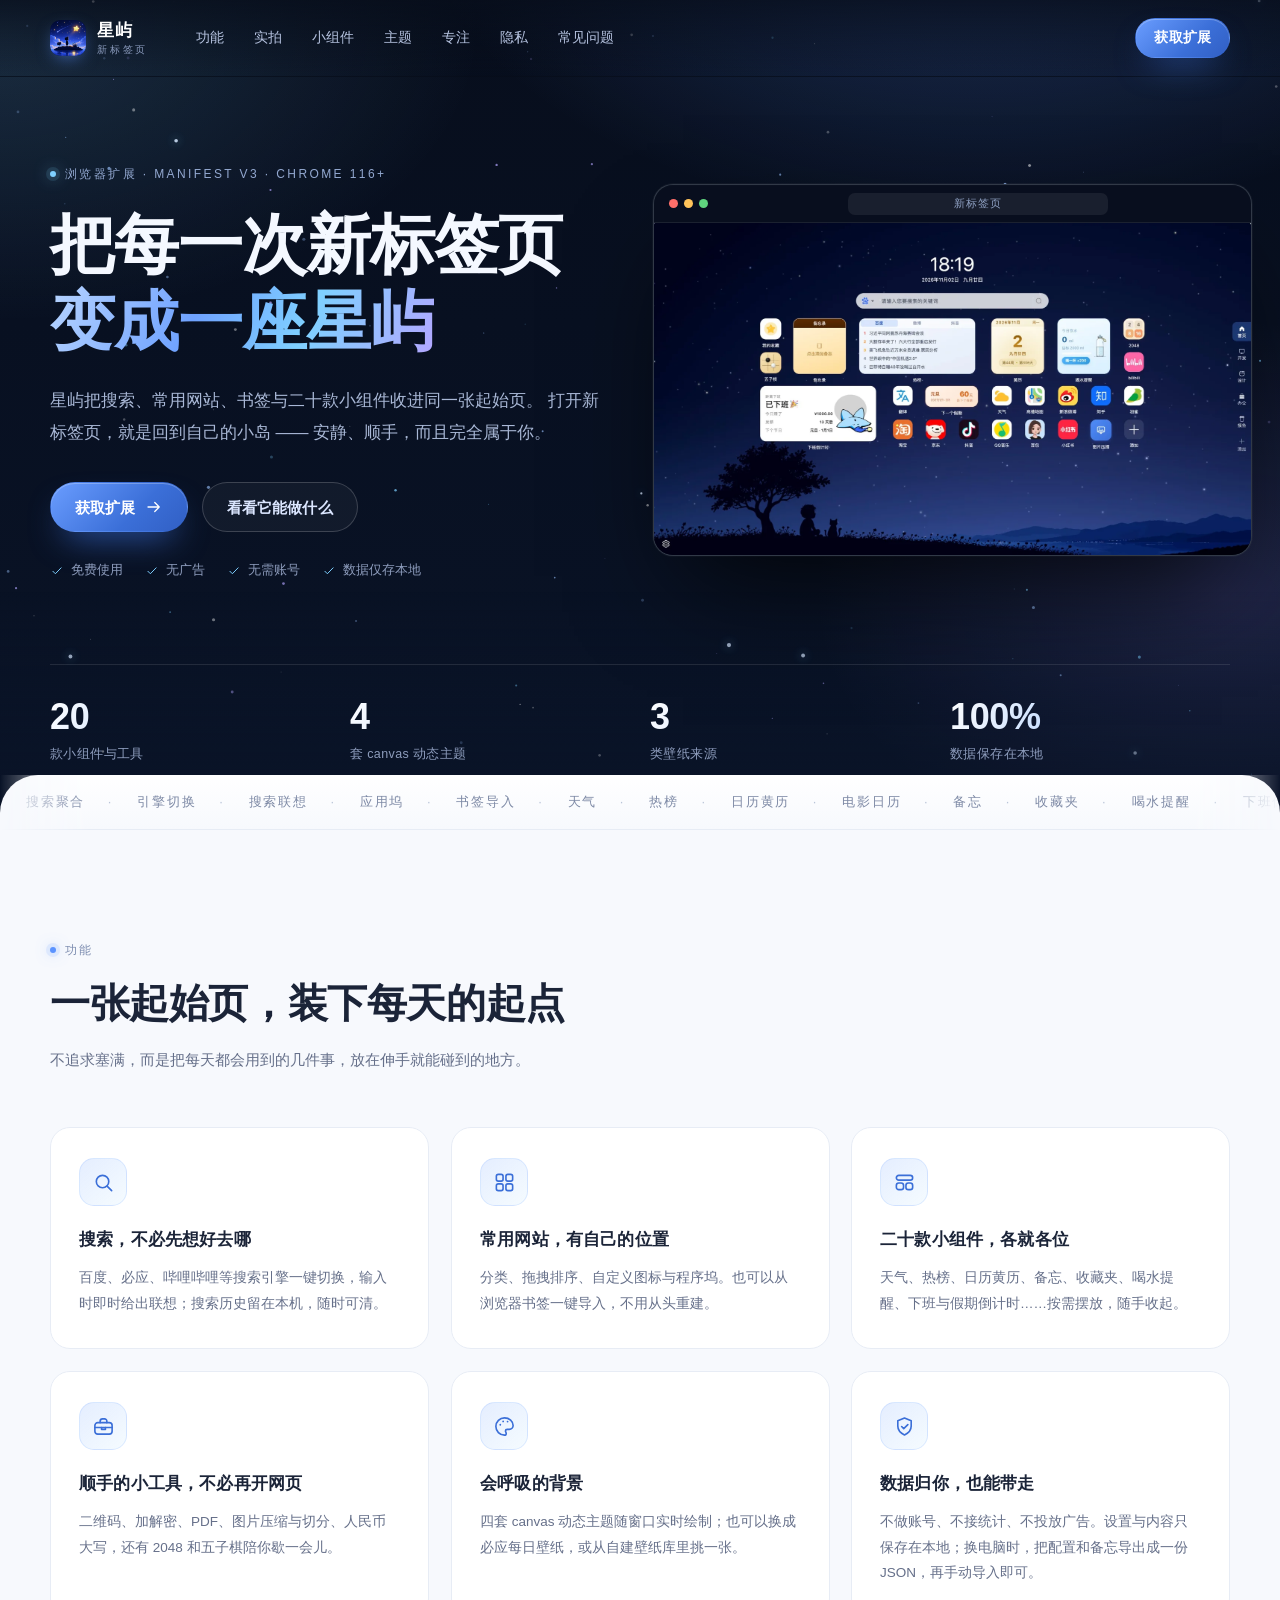
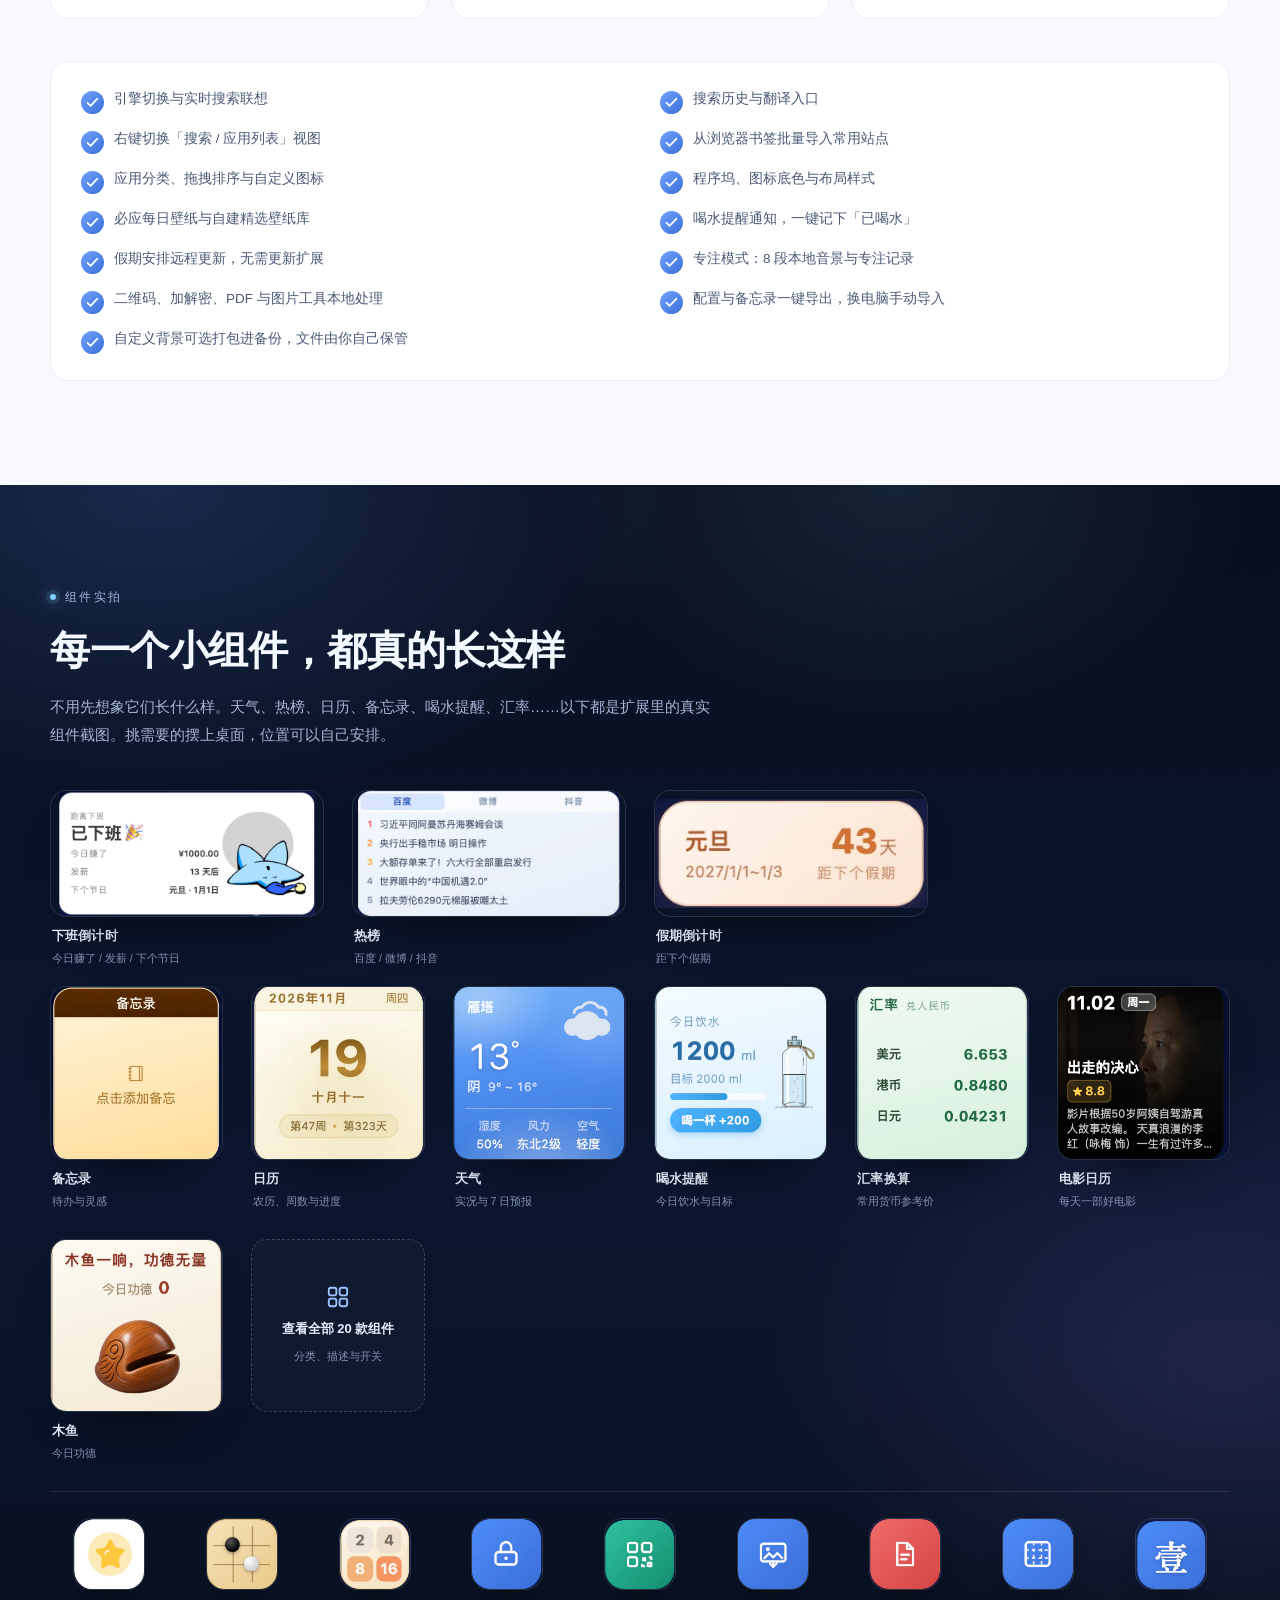
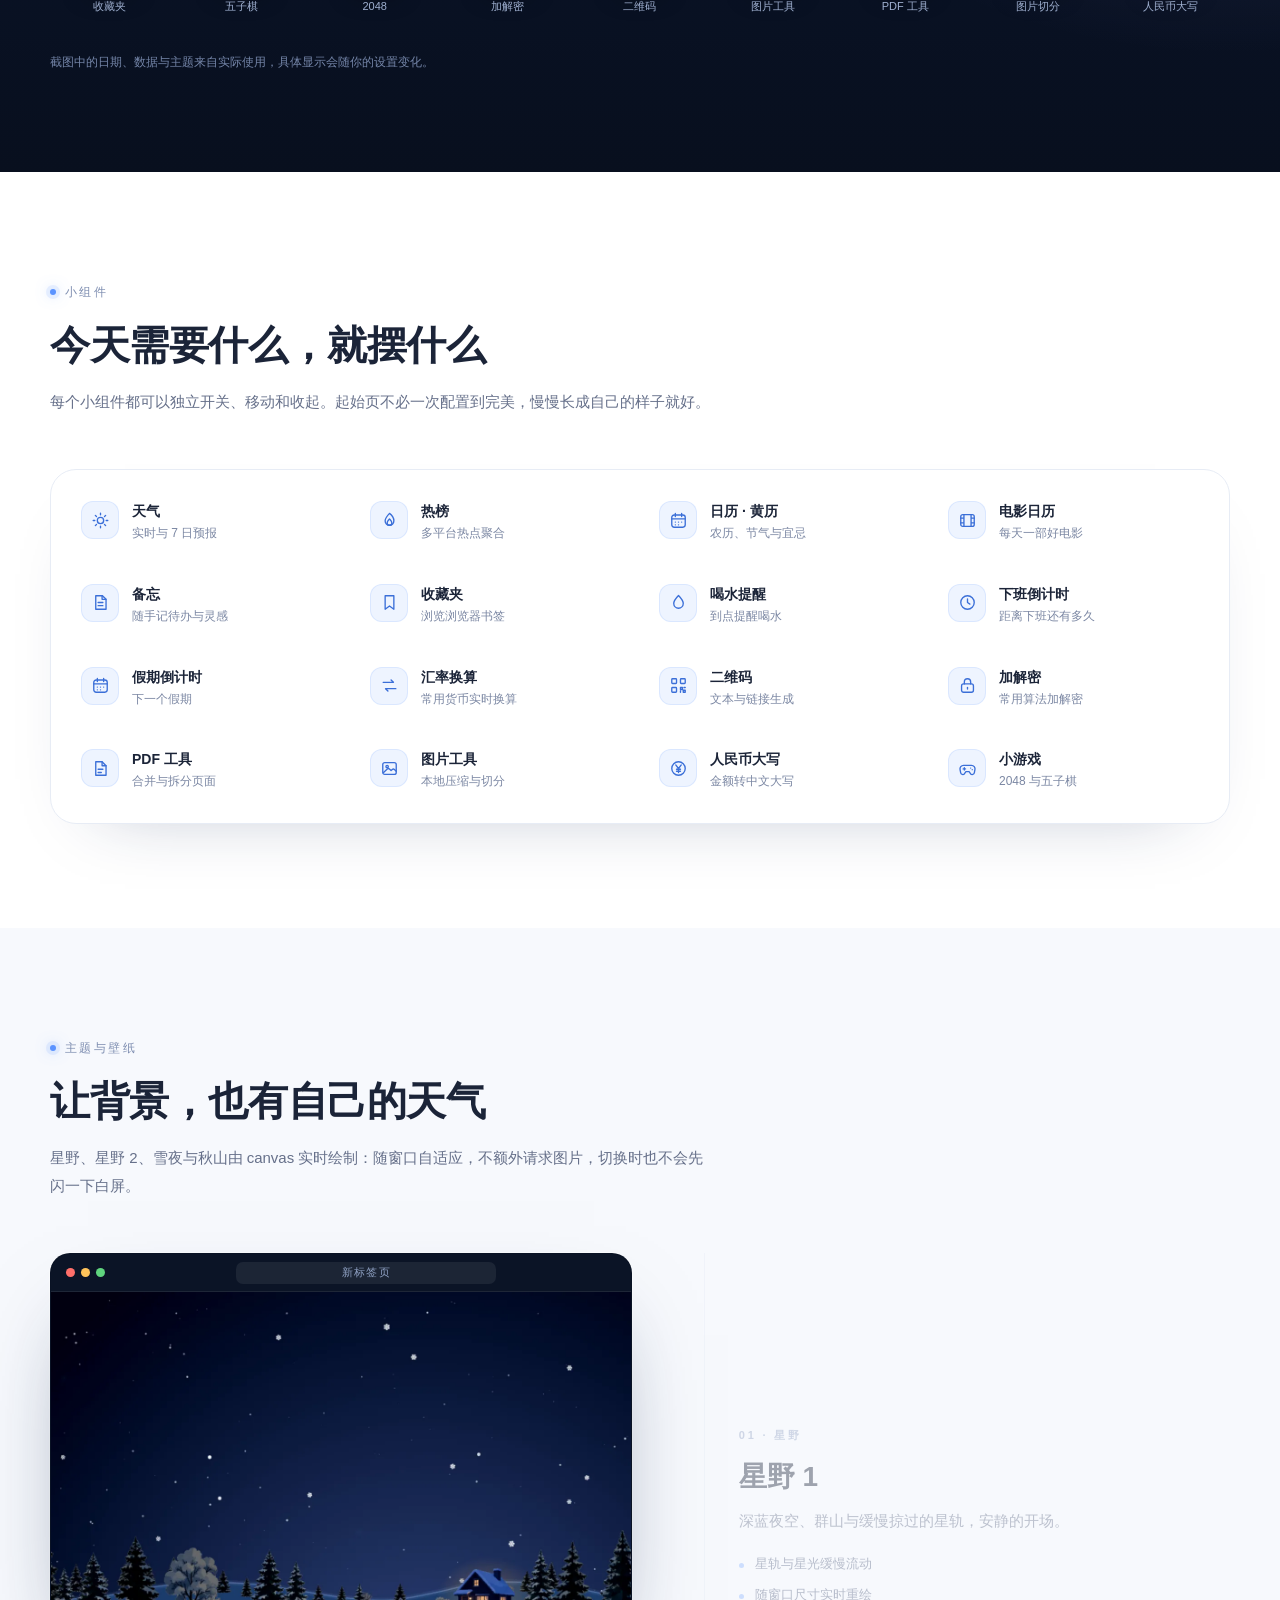
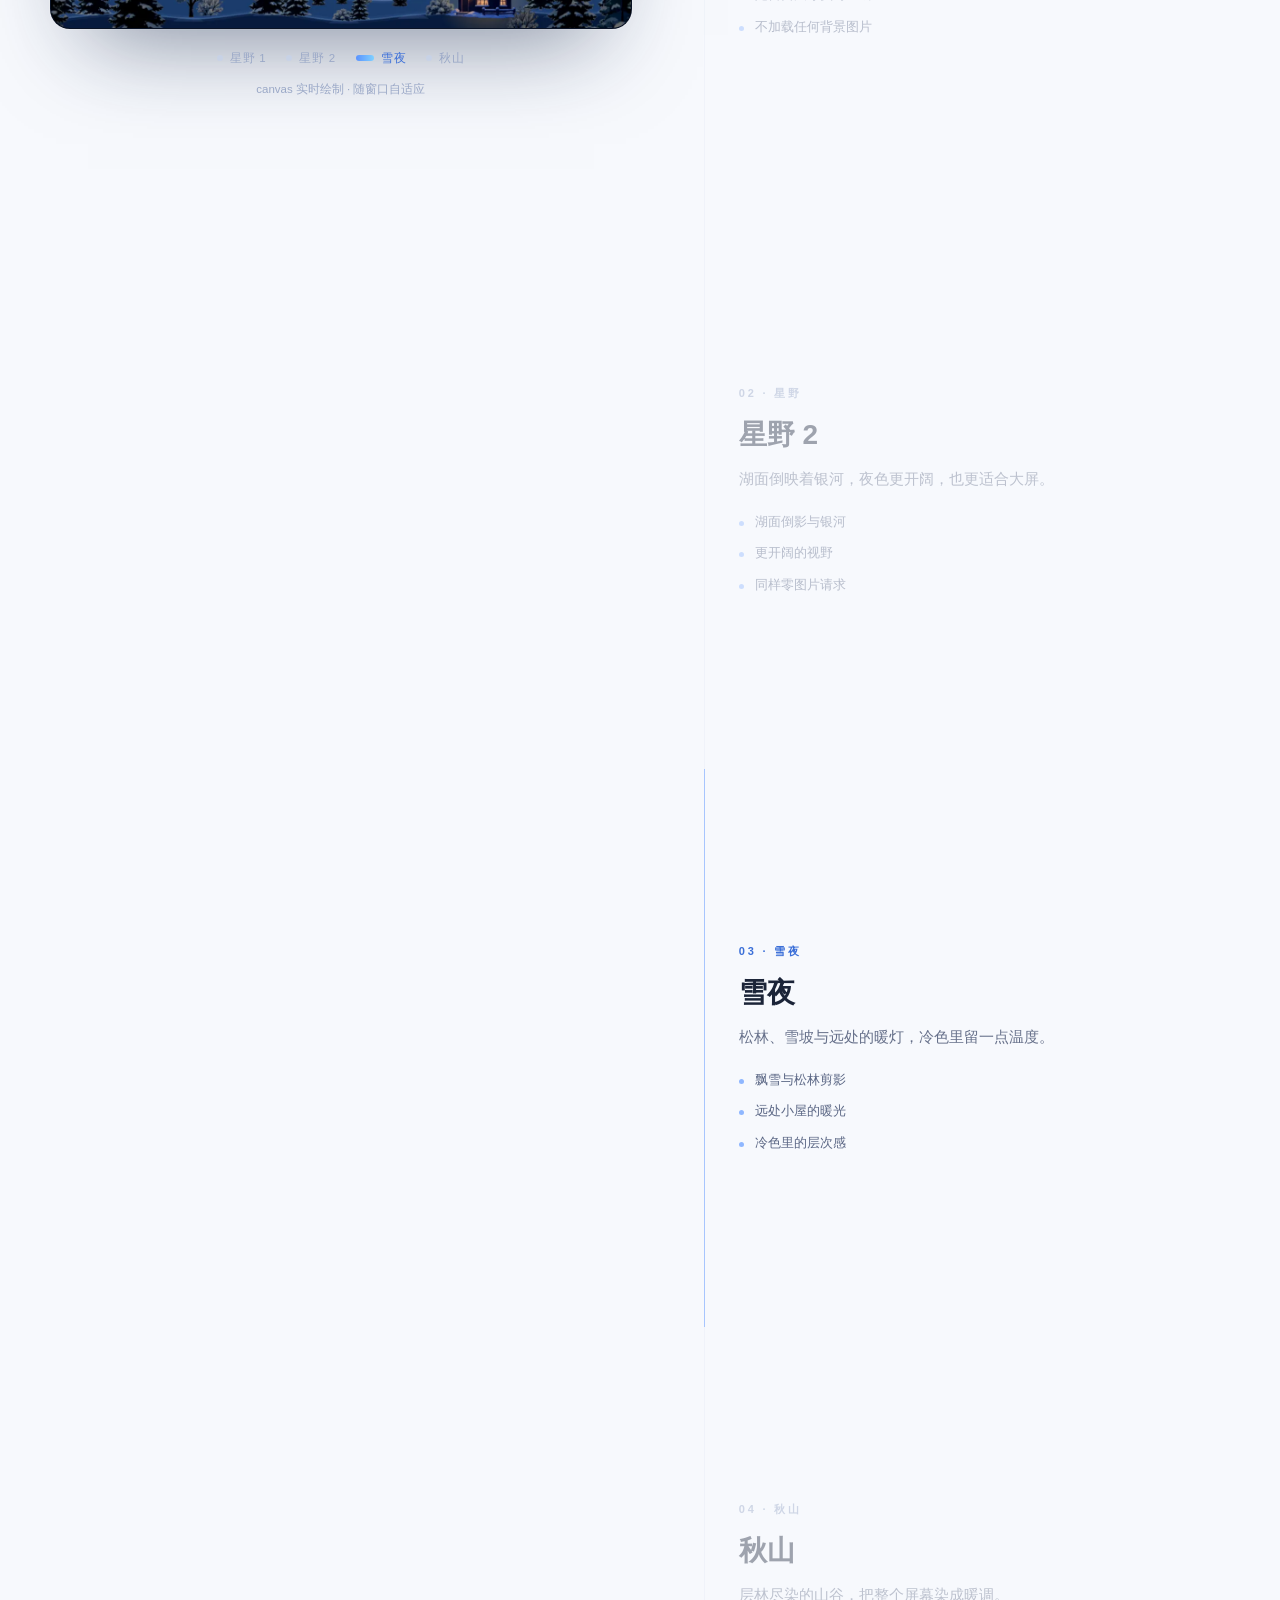
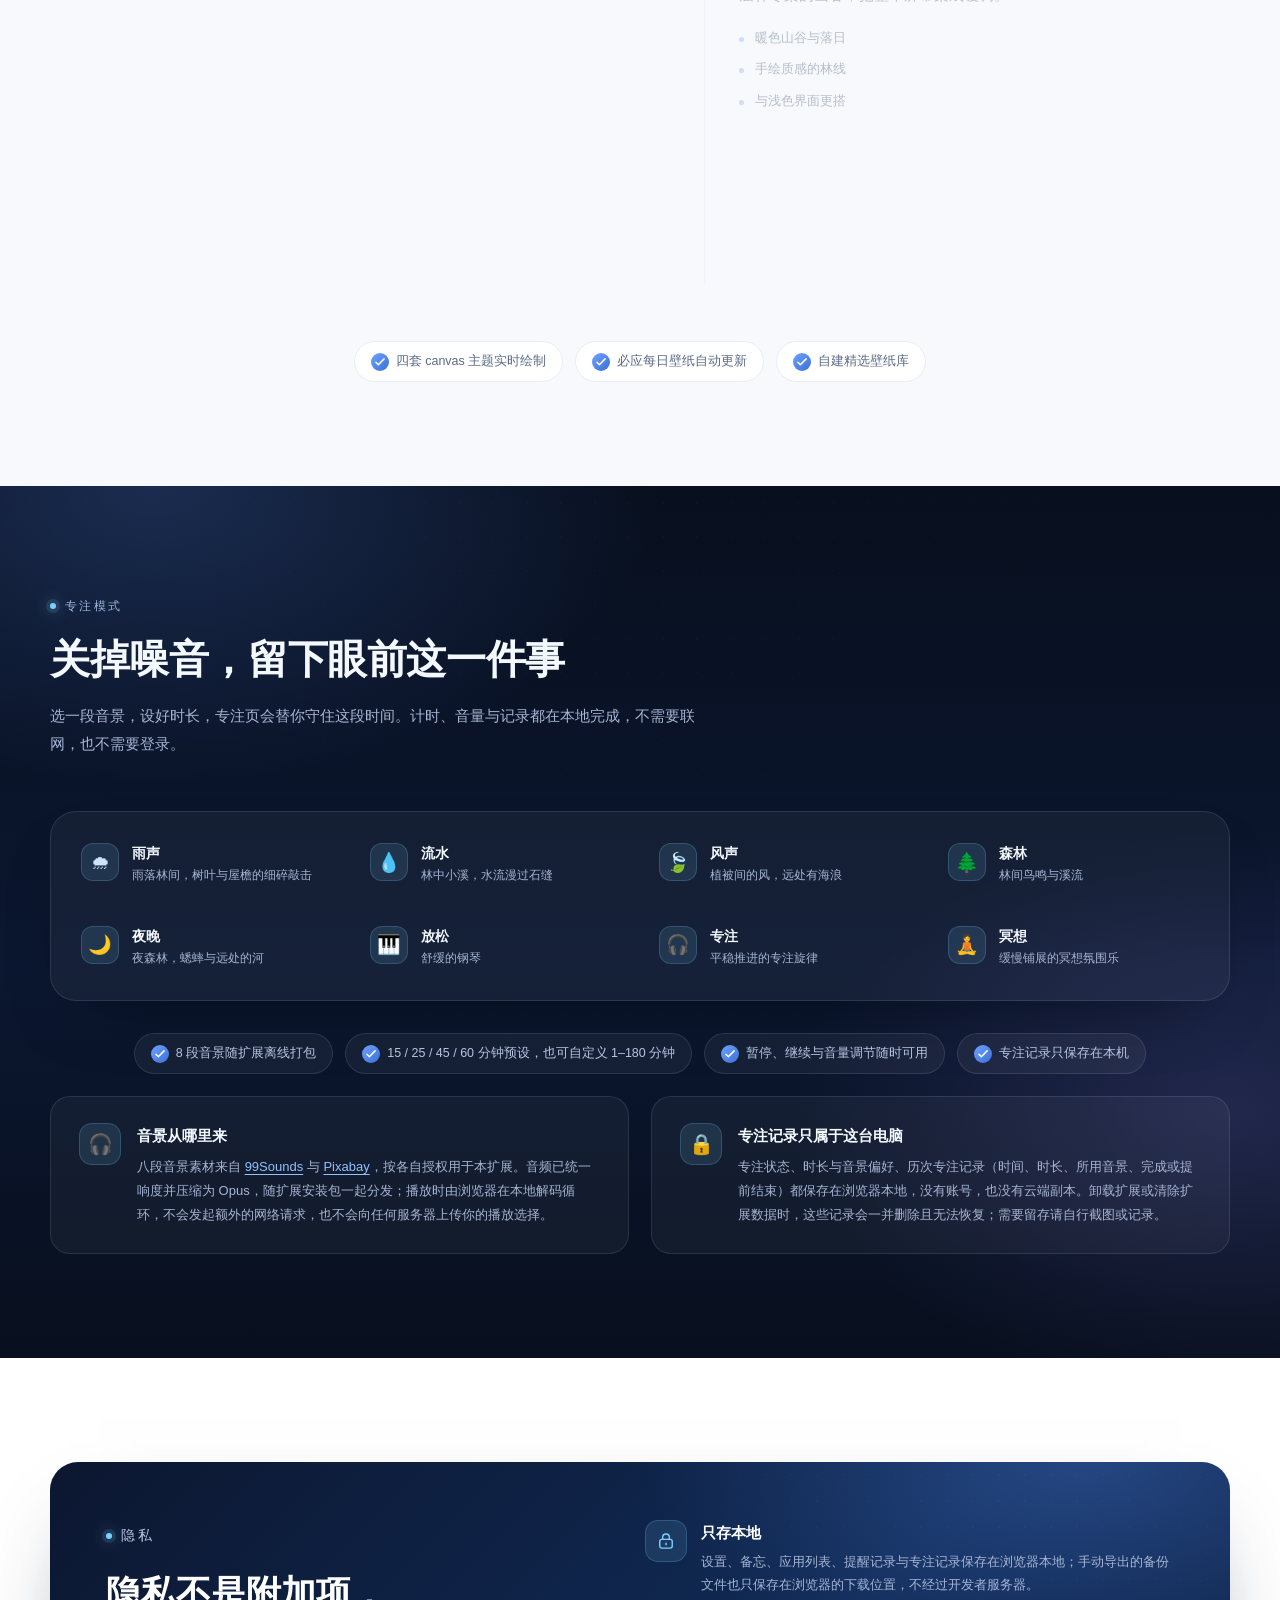
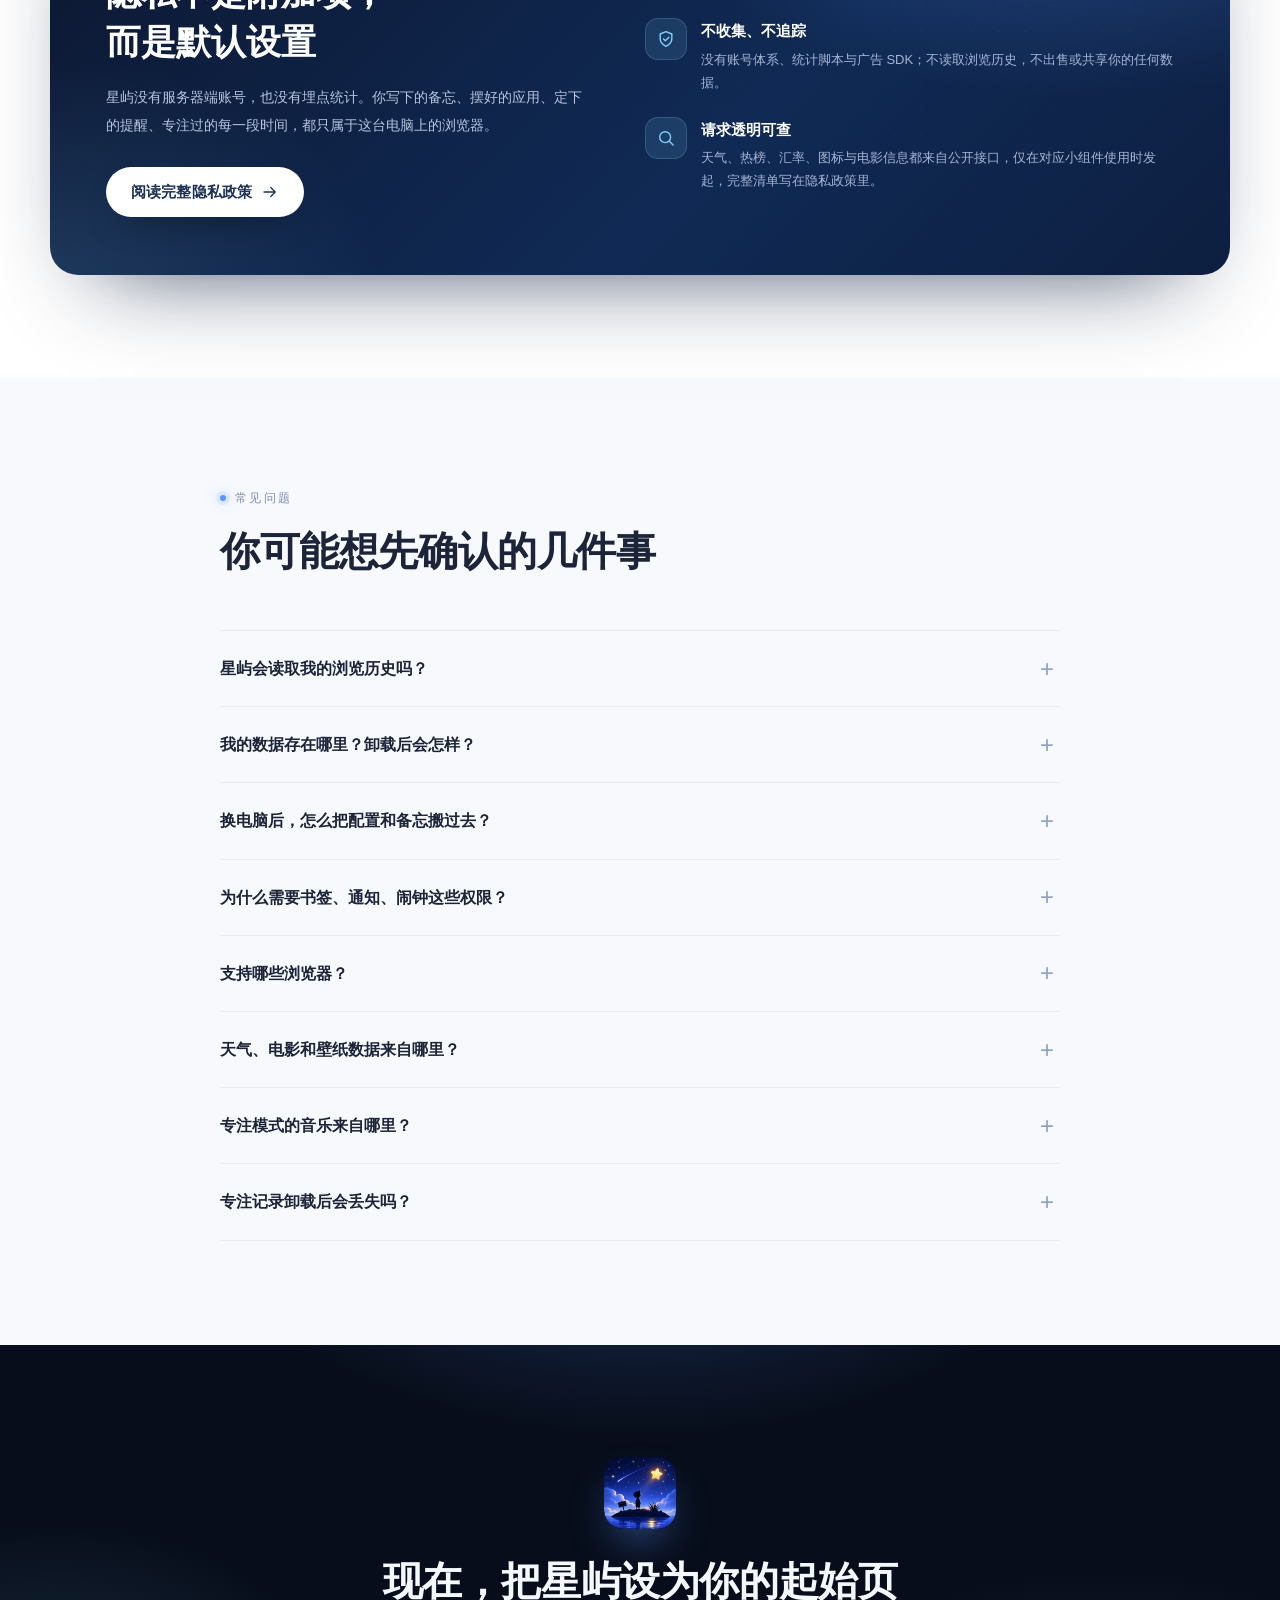
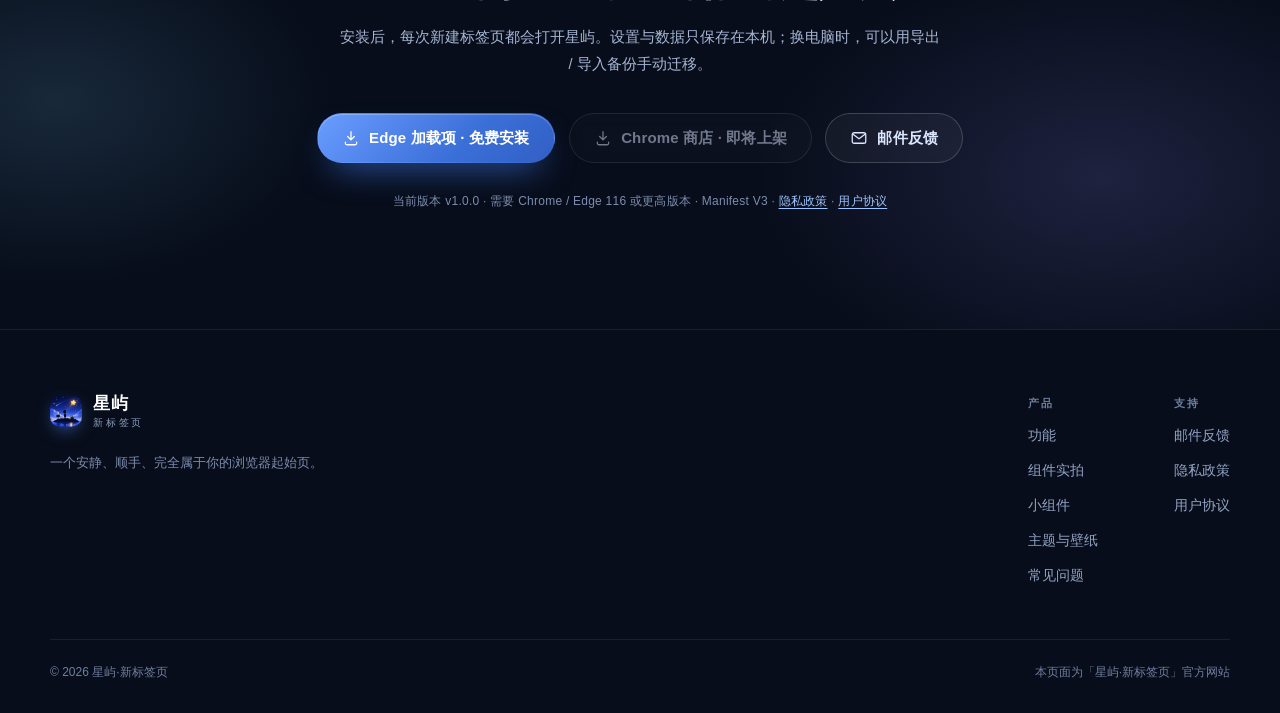
<file: index.html>
<!DOCTYPE html>
<html lang="zh-CN">
<head>
  <meta charset="UTF-8" />
  <meta name="viewport" content="width=device-width, initial-scale=1.0" />
  <title>星屿·新标签页 — 把每一次新标签页，变成一座星屿</title>
  <meta name="description" content="星屿·新标签页是一款 Chrome / Edge 浏览器扩展：把搜索、常用网站、书签、天气、日历、待办等二十款小组件收进同一张起始页，内置四套动态主题与精选壁纸。数据只保存在本地，配置与备忘可导出备份、换电脑手动迁移。" />
  <meta name="theme-color" content="#070d1a" />
  <meta property="og:type" content="website" />
  <meta property="og:title" content="星屿·新标签页" />
  <meta property="og:description" content="把搜索、常用网站与二十款小组件收进同一张起始页。免费、无广告、数据仅存本地，配置与备忘可导出迁移。" />
  <link rel="icon" type="image/png" href="assets/img/logo.png" />
  <link rel="apple-touch-icon" href="assets/img/logo.png" />
  <link rel="stylesheet" href="assets/css/site.css" />
</head>
<body>

  <div class="scroll-progress" id="scroll-progress" aria-hidden="true"></div>

  <!-- 图标精灵 -->
  <svg xmlns="http://www.w3.org/2000/svg" class="sprite" aria-hidden="true" focusable="false">
    <symbol id="i-search" viewBox="0 0 24 24"><circle cx="11" cy="11" r="6.5"/><path d="m16 16 4.5 4.5"/></symbol>
    <symbol id="i-grid" viewBox="0 0 24 24"><rect x="3.5" y="3.5" width="7" height="7" rx="2"/><rect x="13.5" y="3.5" width="7" height="7" rx="2"/><rect x="3.5" y="13.5" width="7" height="7" rx="2"/><rect x="13.5" y="13.5" width="7" height="7" rx="2"/></symbol>
    <symbol id="i-widget" viewBox="0 0 24 24"><rect x="3.5" y="4.5" width="17" height="5" rx="2.5"/><rect x="3.5" y="12.5" width="7.5" height="7" rx="2.5"/><rect x="13.5" y="12.5" width="7" height="7" rx="2.5"/></symbol>
    <symbol id="i-toolbox" viewBox="0 0 24 24"><rect x="3" y="8" width="18" height="12" rx="3"/><path d="M8.5 8V6.5A2.5 2.5 0 0 1 11 4h2a2.5 2.5 0 0 1 2.5 2.5V8"/><path d="M3 13h18"/><path d="M10 13v2h4v-2"/></symbol>
    <symbol id="i-palette" viewBox="0 0 24 24"><path d="M12 3a9 9 0 1 0 0 18c1.2 0 1.8-.9 1.8-1.8 0-1-.8-1.7-.8-2.6 0-1 .8-1.6 1.8-1.6H17a4 4 0 0 0 4-4c0-4.4-4-8-9-8Z"/><circle cx="7.6" cy="10.2" r=".95" fill="currentColor" stroke="none"/><circle cx="10.6" cy="6.7" r=".95" fill="currentColor" stroke="none"/><circle cx="15.2" cy="6.9" r=".95" fill="currentColor" stroke="none"/></symbol>
    <symbol id="i-shield" viewBox="0 0 24 24"><path d="M12 3.2 19 6v5.4c0 4.3-2.9 7.4-7 9.4-4.1-2-7-5.1-7-9.4V6l7-2.8Z"/><path d="m9 12 2.2 2.2L15.5 10"/></symbol>
    <symbol id="i-sun" viewBox="0 0 24 24"><circle cx="12" cy="12" r="4"/><path d="M12 2.8v2M12 19.2v2M2.8 12h2M19.2 12h2M5.5 5.5l1.4 1.4M17.1 17.1l1.4 1.4M18.5 5.5l-1.4 1.4M6.9 17.1l-1.4 1.4"/></symbol>
    <symbol id="i-flame" viewBox="0 0 24 24"><path d="M12 3s5.5 4.2 5.5 9.3A5.5 5.5 0 0 1 12 18a5.5 5.5 0 0 1-5.5-5.7C6.5 9 8.8 6.4 12 3Z"/><path d="M12 18c-1.7 0-3-1.3-3-3 0-1.8 1.4-3.2 3-5 1.6 1.8 3 3.2 3 5 0 1.7-1.3 3-3 3Z"/></symbol>
    <symbol id="i-calendar" viewBox="0 0 24 24"><rect x="3.5" y="5" width="17" height="15.5" rx="3"/><path d="M8 3v4M16 3v4M3.5 10h17"/><path d="M8 14h.01M12 14h.01M16 14h.01M8 17.5h.01M12 17.5h.01"/></symbol>
    <symbol id="i-film" viewBox="0 0 24 24"><rect x="3.5" y="4.5" width="17" height="15" rx="2.5"/><path d="M7.5 4.5v15M16.5 4.5v15M3.5 9h4M3.5 15h4M16.5 9h4M16.5 15h4"/></symbol>
    <symbol id="i-note" viewBox="0 0 24 24"><path d="M6 3.5h8.5L19 8v12.5H6z"/><path d="M14 3.5V8h5"/><path d="M9 12h6M9 16h6"/></symbol>
    <symbol id="i-bookmark" viewBox="0 0 24 24"><path d="M6.5 3.5h11v17l-5.5-4-5.5 4z"/></symbol>
    <symbol id="i-drop" viewBox="0 0 24 24"><path d="M12 3.2s6 6.1 6 10.1a6 6 0 0 1-12 0c0-4 6-10.1 6-10.1Z"/></symbol>
    <symbol id="i-clock" viewBox="0 0 24 24"><circle cx="12" cy="12" r="8.5"/><path d="M12 7.5V12l3 2"/></symbol>
    <symbol id="i-exchange" viewBox="0 0 24 24"><path d="M4 8h13l-3-3M20 16H7l3 3"/></symbol>
    <symbol id="i-yen" viewBox="0 0 24 24"><circle cx="12" cy="12" r="8.5"/><path d="m8.5 7.5 3.5 4.5 3.5-4.5M12 12v5M9.5 13h5M9.5 15.5h5"/></symbol>
    <symbol id="i-qr" viewBox="0 0 24 24"><rect x="3.5" y="3.5" width="6" height="6" rx="1"/><rect x="14.5" y="3.5" width="6" height="6" rx="1"/><rect x="3.5" y="14.5" width="6" height="6" rx="1"/><path d="M14.5 14.5h2.5v2.5h-2.5zM19 14.5h1.5M14.5 19v1.5M18 18h2.5v2.5H18z"/></symbol>
    <symbol id="i-lock" viewBox="0 0 24 24"><rect x="4.5" y="10" width="15" height="10.5" rx="2.5"/><path d="M8 10V7.5a4 4 0 0 1 8 0V10"/><path d="M12 14.5v2"/></symbol>
    <symbol id="i-file" viewBox="0 0 24 24"><path d="M6 3.5h8l5 5v12H6z"/><path d="M14 3.5v5h5"/><path d="M9 13h6M9 17h4"/></symbol>
    <symbol id="i-image" viewBox="0 0 24 24"><rect x="3.5" y="4.5" width="17" height="15" rx="2.5"/><circle cx="9" cy="9.5" r="1.5"/><path d="m4.5 17 4.7-4.4a2 2 0 0 1 2.7 0l2.1 2 1.5-1.4a2 2 0 0 1 2.7 0l2.3 2.2"/></symbol>
    <symbol id="i-game" viewBox="0 0 24 24"><path d="M7 8h10a4.5 4.5 0 0 1 4.4 5.5l-.8 4a2.8 2.8 0 0 1-4.6 1.4L14 16h-4l-2 2.9a2.8 2.8 0 0 1-4.6-1.4l-.8-4A4.5 4.5 0 0 1 7 8Z"/><path d="M8 11v3M6.5 12.5h3M16 11.5h.01M18 13.5h.01"/></symbol>
    <symbol id="i-check" viewBox="0 0 24 24"><path d="m5 12.5 4.2 4.2L19 6.6"/></symbol>
    <symbol id="i-arrow" viewBox="0 0 24 24"><path d="M4 12h15M13 6l6 6-6 6"/></symbol>
    <symbol id="i-mail" viewBox="0 0 24 24"><rect x="3" y="5" width="18" height="14" rx="2.5"/><path d="m4 7 8 6 8-6"/></symbol>
    <symbol id="i-download" viewBox="0 0 24 24"><path d="M12 3.5v11M7.5 10l4.5 4.5L16.5 10"/><path d="M4.5 17.5v1.5a2 2 0 0 0 2 2h11a2 2 0 0 0 2-2v-1.5"/></symbol>
    <symbol id="i-menu" viewBox="0 0 24 24"><path d="M4 7h16M4 12h16M4 17h16"/></symbol>
    <symbol id="i-close" viewBox="0 0 24 24"><path d="m6 6 12 12M18 6 6 18"/></symbol>
  </svg>

  <header class="site-header" id="site-header">
    <div class="wrap header-inner">
      <a class="brand" href="index.html" aria-label="星屿·新标签页 首页">
        <img src="assets/img/logo.png" alt="" width="36" height="36" />
        <span class="brand-text"><strong>星屿</strong><small>新标签页</small></span>
      </a>

      <nav class="site-nav" id="site-nav" aria-label="主导航">
        <a href="#features">功能</a>
        <a href="#gallery">实拍</a>
        <a href="#widgets">小组件</a>
        <a href="#themes">主题</a>
        <a href="#focus">专注</a>
        <a href="#privacy">隐私</a>
        <a href="#faq">常见问题</a>
      </nav>

      <div class="header-actions">
        <a class="btn btn-primary btn-sm" href="#install">获取扩展</a>
        <button class="icon-btn nav-toggle" id="nav-toggle" type="button" aria-label="打开菜单" aria-expanded="false" aria-controls="site-nav">
          <svg class="icon icon-menu" aria-hidden="true"><use href="#i-menu"/></svg>
          <svg class="icon icon-close" aria-hidden="true"><use href="#i-close"/></svg>
        </button>
      </div>
    </div>
  </header>

  <main>
    <!-- ============ Hero ============ -->
    <section class="hero" id="top">
      <canvas class="starfield" id="starfield" aria-hidden="true"></canvas>
      <div class="wrap hero-inner">
        <div class="hero-copy">
          <p class="eyebrow"><span class="dot"></span>浏览器扩展 · Manifest V3 · Chrome 116+</p>
          <h1>把每一次新标签页<br /><span class="grad">变成一座星屿</span></h1>
          <p class="hero-lead">
            星屿把搜索、常用网站、书签与二十款小组件收进同一张起始页。
            打开新标签页，就是回到自己的小岛 —— 安静、顺手，而且完全属于你。
          </p>
          <div class="hero-actions">
            <a class="btn btn-primary" href="#install">
              获取扩展
              <svg class="icon" aria-hidden="true"><use href="#i-arrow"/></svg>
            </a>
            <a class="btn btn-ghost" href="#features">看看它能做什么</a>
          </div>
          <ul class="hero-meta">
            <li><svg class="icon" aria-hidden="true"><use href="#i-check"/></svg>免费使用</li>
            <li><svg class="icon" aria-hidden="true"><use href="#i-check"/></svg>无广告</li>
            <li><svg class="icon" aria-hidden="true"><use href="#i-check"/></svg>无需账号</li>
            <li><svg class="icon" aria-hidden="true"><use href="#i-check"/></svg>数据仅存本地</li>
          </ul>
        </div>

        <div class="hero-visual" aria-hidden="true">
          <div class="mock">
            <div class="mock-window">
              <div class="mock-bar">
                <span class="mock-dots"><i></i><i></i><i></i></span>
                <span class="mock-url">新标签页</span>
              </div>
              <div class="mock-scene">
                <img
                  class="mock-shot"
                  src="assets/img/hero-screenshot.webp"
                  alt="星屿·新标签页界面：搜索框、常用网站，以及天气、热榜、黄历、喝水提醒等小组件"
                  width="1600"
                  height="891"
                  fetchpriority="high"
                />
              </div>
            </div>
          </div>
        </div>
      </div>

      <div class="wrap">
        <dl class="stats">
          <div><dt data-count="20">20</dt><dd>款小组件与工具</dd></div>
          <div><dt data-count="4">4</dt><dd>套 canvas 动态主题</dd></div>
          <div><dt data-count="3">3</dt><dd>类壁纸来源</dd></div>
          <div><dt data-count="100" data-suffix="%">100%</dt><dd>数据保存在本地</dd></div>
        </dl>
      </div>
    </section>

    <div class="main-light">

      <!-- 关键词跑马灯 -->
      <div class="marquee" aria-hidden="true">
        <div class="marquee-track">
          <span>搜索聚合</span><span>引擎切换</span><span>搜索联想</span><span>应用坞</span><span>书签导入</span><span>天气</span><span>热榜</span><span>日历黄历</span><span>电影日历</span><span>备忘</span><span>收藏夹</span><span>喝水提醒</span><span>下班倒计时</span><span>假期倒计时</span><span>汇率换算</span><span>二维码</span><span>加解密</span><span>PDF 工具</span><span>图片压缩</span><span>动态主题</span><span>必应壁纸</span><span>专注模式</span><span>本地音景</span><span>本地优先</span>
          <span>搜索聚合</span><span>引擎切换</span><span>搜索联想</span><span>应用坞</span><span>书签导入</span><span>天气</span><span>热榜</span><span>日历黄历</span><span>电影日历</span><span>备忘</span><span>收藏夹</span><span>喝水提醒</span><span>下班倒计时</span><span>假期倒计时</span><span>汇率换算</span><span>二维码</span><span>加解密</span><span>PDF 工具</span><span>图片压缩</span><span>动态主题</span><span>必应壁纸</span><span>专注模式</span><span>本地音景</span><span>本地优先</span>
        </div>
      </div>

      <!-- ============ 功能 ============ -->
      <section class="section" id="features">
        <div class="wrap">
          <header class="section-head reveal">
            <p class="eyebrow eyebrow-dark"><span class="dot"></span>功能</p>
            <h2>一张起始页，装下每天的起点</h2>
            <p class="section-lead">不追求塞满，而是把每天都会用到的几件事，放在伸手就能碰到的地方。</p>
          </header>

          <div class="feature-grid">
            <article class="feature reveal">
              <span class="feature-icon"><svg class="icon" aria-hidden="true"><use href="#i-search"/></svg></span>
              <h3>搜索，不必先想好去哪</h3>
              <p>百度、必应、哔哩哔哩等搜索引擎一键切换，输入时即时给出联想；搜索历史留在本机，随时可清。</p>
            </article>

            <article class="feature reveal">
              <span class="feature-icon"><svg class="icon" aria-hidden="true"><use href="#i-grid"/></svg></span>
              <h3>常用网站，有自己的位置</h3>
              <p>分类、拖拽排序、自定义图标与程序坞。也可以从浏览器书签一键导入，不用从头重建。</p>
            </article>

            <article class="feature reveal">
              <span class="feature-icon"><svg class="icon" aria-hidden="true"><use href="#i-widget"/></svg></span>
              <h3>二十款小组件，各就各位</h3>
              <p>天气、热榜、日历黄历、备忘、收藏夹、喝水提醒、下班与假期倒计时……按需摆放，随手收起。</p>
            </article>

            <article class="feature reveal">
              <span class="feature-icon"><svg class="icon" aria-hidden="true"><use href="#i-toolbox"/></svg></span>
              <h3>顺手的小工具，不必再开网页</h3>
              <p>二维码、加解密、PDF、图片压缩与切分、人民币大写，还有 2048 和五子棋陪你歇一会儿。</p>
            </article>

            <article class="feature reveal">
              <span class="feature-icon"><svg class="icon" aria-hidden="true"><use href="#i-palette"/></svg></span>
              <h3>会呼吸的背景</h3>
              <p>四套 canvas 动态主题随窗口实时绘制；也可以换成必应每日壁纸，或从自建壁纸库里挑一张。</p>
            </article>

            <article class="feature reveal">
              <span class="feature-icon"><svg class="icon" aria-hidden="true"><use href="#i-shield"/></svg></span>
              <h3>数据归你，也能带走</h3>
              <p>不做账号、不接统计、不投放广告。设置与内容只保存在本地；换电脑时，把配置和备忘导出成一份 JSON，再手动导入即可。</p>
            </article>
          </div>

          <ul class="feature-list reveal">
            <li><svg class="icon" aria-hidden="true"><use href="#i-check"/></svg>引擎切换与实时搜索联想</li>
            <li><svg class="icon" aria-hidden="true"><use href="#i-check"/></svg>搜索历史与翻译入口</li>
            <li><svg class="icon" aria-hidden="true"><use href="#i-check"/></svg>右键切换「搜索 / 应用列表」视图</li>
            <li><svg class="icon" aria-hidden="true"><use href="#i-check"/></svg>从浏览器书签批量导入常用站点</li>
            <li><svg class="icon" aria-hidden="true"><use href="#i-check"/></svg>应用分类、拖拽排序与自定义图标</li>
            <li><svg class="icon" aria-hidden="true"><use href="#i-check"/></svg>程序坞、图标底色与布局样式</li>
            <li><svg class="icon" aria-hidden="true"><use href="#i-check"/></svg>必应每日壁纸与自建精选壁纸库</li>
            <li><svg class="icon" aria-hidden="true"><use href="#i-check"/></svg>喝水提醒通知，一键记下「已喝水」</li>
            <li><svg class="icon" aria-hidden="true"><use href="#i-check"/></svg>假期安排远程更新，无需更新扩展</li>
            <li><svg class="icon" aria-hidden="true"><use href="#i-check"/></svg>专注模式：8 段本地音景与专注记录</li>
            <li><svg class="icon" aria-hidden="true"><use href="#i-check"/></svg>二维码、加解密、PDF 与图片工具本地处理</li>
            <li><svg class="icon" aria-hidden="true"><use href="#i-check"/></svg>配置与备忘录一键导出，换电脑手动导入</li>
            <li><svg class="icon" aria-hidden="true"><use href="#i-check"/></svg>自定义背景可选打包进备份，文件由你自己保管</li>
          </ul>
        </div>
      </section>

      <!-- ============ 组件实拍 ============ -->
      <section class="section gallery" id="gallery">
        <div class="wrap">
          <header class="section-head reveal">
            <p class="eyebrow eyebrow-light"><span class="dot"></span>组件实拍</p>
            <h2>每一个小组件，都真的长这样</h2>
            <p class="section-lead">不用先想象它们长什么样。天气、热榜、日历、备忘录、喝水提醒、汇率……以下都是扩展里的真实组件截图。挑需要的摆上桌面，位置可以自己安排。</p>
          </header>

          <div class="gallery-row gallery-row--wide">
            <figure class="gallery-card">
              <div class="gallery-thumb"><img src="assets/img/gallery-offwork.webp" alt="下班倒计时小组件截图：已下班、今日赚了、发薪与下个节日" loading="lazy" width="662" height="324" /></div>
              <figcaption><strong>下班倒计时</strong><span>今日赚了 / 发薪 / 下个节日</span></figcaption>
            </figure>
            <figure class="gallery-card">
              <div class="gallery-thumb"><img src="assets/img/gallery-hotlist.webp" alt="热榜小组件截图：百度、微博、抖音实时热搜" loading="lazy" width="660" height="316" /></div>
              <figcaption><strong>热榜</strong><span>百度 / 微博 / 抖音</span></figcaption>
            </figure>
            <figure class="gallery-card">
              <div class="gallery-thumb"><img src="assets/img/gallery-holiday.webp" alt="假期倒计时小组件截图：距元旦还有 43 天" loading="lazy" width="308" height="124" /></div>
              <figcaption><strong>假期倒计时</strong><span>距下个假期</span></figcaption>
            </figure>
          </div>

          <div class="gallery-row gallery-row--square">
            <figure class="gallery-card">
              <div class="gallery-thumb"><img src="assets/img/gallery-memo.webp" alt="备忘录小组件截图：空状态，提示点击添加备忘" loading="lazy" width="310" height="330" /></div>
              <figcaption><strong>备忘录</strong><span>待办与灵感</span></figcaption>
            </figure>
            <figure class="gallery-card">
              <div class="gallery-thumb"><img src="assets/img/gallery-calendar.webp" alt="日历小组件截图：2026 年 11 月 19 日，农历十月十一，第 47 周" loading="lazy" width="306" height="322" /></div>
              <figcaption><strong>日历</strong><span>农历、周数与进度</span></figcaption>
            </figure>
            <figure class="gallery-card">
              <div class="gallery-thumb"><img src="assets/img/gallery-weather.webp" alt="天气小组件截图：雁塔 13 度，阴，湿度与风力" loading="lazy" width="302" height="318" /></div>
              <figcaption><strong>天气</strong><span>实况与 7 日预报</span></figcaption>
            </figure>
            <figure class="gallery-card">
              <div class="gallery-thumb"><img src="assets/img/gallery-drink.webp" alt="喝水提醒小组件截图：今日饮水 1200 毫升，目标 2000 毫升" loading="lazy" width="298" height="312" /></div>
              <figcaption><strong>喝水提醒</strong><span>今日饮水与目标</span></figcaption>
            </figure>
            <figure class="gallery-card">
              <div class="gallery-thumb"><img src="assets/img/gallery-exchange.webp" alt="汇率换算小组件截图：美元、港币、日元兑人民币" loading="lazy" width="304" height="320" /></div>
              <figcaption><strong>汇率换算</strong><span>常用货币参考价</span></figcaption>
            </figure>
            <figure class="gallery-card">
              <div class="gallery-thumb"><img src="assets/img/gallery-movie.webp" alt="电影日历小组件截图：11 月 2 日推荐《出走的决心》" loading="lazy" width="308" height="316" /></div>
              <figcaption><strong>电影日历</strong><span>每天一部好电影</span></figcaption>
            </figure>
            <figure class="gallery-card">
              <div class="gallery-thumb"><img src="assets/img/gallery-muyu.webp" alt="木鱼小组件截图：今日功德 0" loading="lazy" width="302" height="318" /></div>
              <figcaption><strong>木鱼</strong><span>今日功德</span></figcaption>
            </figure>
            <a class="gallery-card gallery-cta" href="#widgets">
              <span class="gallery-thumb">
                <span class="gallery-cta-inner">
                  <svg class="icon" aria-hidden="true"><use href="#i-grid"/></svg>
                  <strong>查看全部 20 款组件</strong>
                  <small>分类、描述与开关</small>
                </span>
              </span>
            </a>
          </div>

          <div class="gallery-icons" aria-label="更多小组件截图">
            <div class="gallery-icon"><img src="assets/img/gallery-fav.webp" alt="收藏夹小组件图标" loading="lazy" width="118" height="126" /><span>收藏夹</span></div>
            <div class="gallery-icon"><img src="assets/img/gallery-gomoku.webp" alt="五子棋小组件图标" loading="lazy" width="120" height="118" /><span>五子棋</span></div>
            <div class="gallery-icon"><img src="assets/img/gallery-game2048.webp" alt="2048 小组件图标" loading="lazy" width="124" height="122" /><span>2048</span></div>
            <div class="gallery-icon"><img src="assets/img/gallery-crypto.webp" alt="加解密小组件图标" loading="lazy" width="120" height="120" /><span>加解密</span></div>
            <div class="gallery-icon"><img src="assets/img/gallery-qr.webp" alt="二维码小组件图标" loading="lazy" width="122" height="122" /><span>二维码</span></div>
            <div class="gallery-icon"><img src="assets/img/gallery-image.webp" alt="图片工具小组件图标" loading="lazy" width="116" height="122" /><span>图片工具</span></div>
            <div class="gallery-icon"><img src="assets/img/gallery-pdf.webp" alt="PDF 工具小组件图标" loading="lazy" width="122" height="120" /><span>PDF 工具</span></div>
            <div class="gallery-icon"><img src="assets/img/gallery-split.webp" alt="图片切分小组件图标" loading="lazy" width="122" height="120" /><span>图片切分</span></div>
            <div class="gallery-icon"><img src="assets/img/gallery-rmb.webp" alt="人民币大写小组件图标" loading="lazy" width="124" height="124" /><span>人民币大写</span></div>
          </div>

          <div class="gallery-foot reveal">
            <p class="gallery-note">截图中的日期、数据与主题来自实际使用，具体显示会随你的设置变化。</p>
          </div>
        </div>
      </section>

      <!-- ============ 小组件 ============ -->
      <section class="section section-white" id="widgets">
        <div class="wrap">
          <header class="section-head reveal">
            <p class="eyebrow eyebrow-dark"><span class="dot"></span>小组件</p>
            <h2>今天需要什么，就摆什么</h2>
            <p class="section-lead">每个小组件都可以独立开关、移动和收起。起始页不必一次配置到完美，慢慢长成自己的样子就好。</p>
          </header>

          <div class="widget-panel reveal">
            <div class="widget"><span class="widget-icon"><svg class="icon" aria-hidden="true"><use href="#i-sun"/></svg></span><div><h3>天气</h3><p>实时与 7 日预报</p></div></div>
            <div class="widget"><span class="widget-icon"><svg class="icon" aria-hidden="true"><use href="#i-flame"/></svg></span><div><h3>热榜</h3><p>多平台热点聚合</p></div></div>
            <div class="widget"><span class="widget-icon"><svg class="icon" aria-hidden="true"><use href="#i-calendar"/></svg></span><div><h3>日历 · 黄历</h3><p>农历、节气与宜忌</p></div></div>
            <div class="widget"><span class="widget-icon"><svg class="icon" aria-hidden="true"><use href="#i-film"/></svg></span><div><h3>电影日历</h3><p>每天一部好电影</p></div></div>
            <div class="widget"><span class="widget-icon"><svg class="icon" aria-hidden="true"><use href="#i-note"/></svg></span><div><h3>备忘</h3><p>随手记待办与灵感</p></div></div>
            <div class="widget"><span class="widget-icon"><svg class="icon" aria-hidden="true"><use href="#i-bookmark"/></svg></span><div><h3>收藏夹</h3><p>浏览浏览器书签</p></div></div>
            <div class="widget"><span class="widget-icon"><svg class="icon" aria-hidden="true"><use href="#i-drop"/></svg></span><div><h3>喝水提醒</h3><p>到点提醒喝水</p></div></div>
            <div class="widget"><span class="widget-icon"><svg class="icon" aria-hidden="true"><use href="#i-clock"/></svg></span><div><h3>下班倒计时</h3><p>距离下班还有多久</p></div></div>
            <div class="widget"><span class="widget-icon"><svg class="icon" aria-hidden="true"><use href="#i-calendar"/></svg></span><div><h3>假期倒计时</h3><p>下一个假期</p></div></div>
            <div class="widget"><span class="widget-icon"><svg class="icon" aria-hidden="true"><use href="#i-exchange"/></svg></span><div><h3>汇率换算</h3><p>常用货币实时换算</p></div></div>
            <div class="widget"><span class="widget-icon"><svg class="icon" aria-hidden="true"><use href="#i-qr"/></svg></span><div><h3>二维码</h3><p>文本与链接生成</p></div></div>
            <div class="widget"><span class="widget-icon"><svg class="icon" aria-hidden="true"><use href="#i-lock"/></svg></span><div><h3>加解密</h3><p>常用算法加解密</p></div></div>
            <div class="widget"><span class="widget-icon"><svg class="icon" aria-hidden="true"><use href="#i-file"/></svg></span><div><h3>PDF 工具</h3><p>合并与拆分页面</p></div></div>
            <div class="widget"><span class="widget-icon"><svg class="icon" aria-hidden="true"><use href="#i-image"/></svg></span><div><h3>图片工具</h3><p>本地压缩与切分</p></div></div>
            <div class="widget"><span class="widget-icon"><svg class="icon" aria-hidden="true"><use href="#i-yen"/></svg></span><div><h3>人民币大写</h3><p>金额转中文大写</p></div></div>
            <div class="widget"><span class="widget-icon"><svg class="icon" aria-hidden="true"><use href="#i-game"/></svg></span><div><h3>小游戏</h3><p>2048 与五子棋</p></div></div>
          </div>
        </div>
      </section>

      <!-- ============ 主题 ============ -->
      <section class="section" id="themes">
        <div class="wrap">
          <header class="section-head reveal">
            <p class="eyebrow eyebrow-dark"><span class="dot"></span>主题与壁纸</p>
            <h2>让背景，也有自己的天气</h2>
            <p class="section-lead">星野、星野 2、雪夜与秋山由 canvas 实时绘制：随窗口自适应，不额外请求图片，切换时也不会先闪一下白屏。</p>
          </header>

          <div class="theme-story-grid">
            <div class="theme-story-sticky reveal">
              <div class="theme-frame">
                <div class="theme-frame-bar">
                  <span class="mock-dots"><i></i><i></i><i></i></span>
                  <span class="theme-frame-url">新标签页</span>
                </div>
                <div class="theme-screens">
                  <img class="theme-screen is-active" data-screen="0" src="assets/img/theme-night.webp" alt="星野 1 主题预览：深蓝夜空、群山与星轨" loading="lazy" width="1280" height="742" />
                  <img class="theme-screen" data-screen="1" src="assets/img/theme-night2.webp" alt="星野 2 主题预览：湖面倒影与银河" loading="lazy" width="1280" height="742" />
                  <img class="theme-screen" data-screen="2" src="assets/img/theme-snow.webp" alt="雪夜主题预览：松林、雪坡与暖色灯光" loading="lazy" width="1280" height="742" />
                  <img class="theme-screen" data-screen="3" src="assets/img/theme-autumn.webp" alt="秋山主题预览：暖调山谷与层林" loading="lazy" width="1280" height="720" />
                </div>
              </div>
              <div class="theme-dots" aria-hidden="true">
                <span class="is-active"><i></i>星野 1</span>
                <span><i></i>星野 2</span>
                <span><i></i>雪夜</span>
                <span><i></i>秋山</span>
              </div>
              <p class="theme-story-note">canvas 实时绘制 · 随窗口自适应</p>
            </div>

            <div class="theme-steps">
              <article class="theme-step is-active" data-step="0">
                <span class="step-no">01 · 星野</span>
                <h3>星野 1</h3>
                <p>深蓝夜空、群山与缓慢掠过的星轨，安静的开场。</p>
                <ul>
                  <li>星轨与星光缓慢流动</li>
                  <li>随窗口尺寸实时重绘</li>
                  <li>不加载任何背景图片</li>
                </ul>
              </article>

              <article class="theme-step" data-step="1">
                <span class="step-no">02 · 星野</span>
                <h3>星野 2</h3>
                <p>湖面倒映着银河，夜色更开阔，也更适合大屏。</p>
                <ul>
                  <li>湖面倒影与银河</li>
                  <li>更开阔的视野</li>
                  <li>同样零图片请求</li>
                </ul>
              </article>

              <article class="theme-step" data-step="2">
                <span class="step-no">03 · 雪夜</span>
                <h3>雪夜</h3>
                <p>松林、雪坡与远处的暖灯，冷色里留一点温度。</p>
                <ul>
                  <li>飘雪与松林剪影</li>
                  <li>远处小屋的暖光</li>
                  <li>冷色里的层次感</li>
                </ul>
              </article>

              <article class="theme-step" data-step="3">
                <span class="step-no">04 · 秋山</span>
                <h3>秋山</h3>
                <p>层林尽染的山谷，把整个屏幕染成暖调。</p>
                <ul>
                  <li>暖色山谷与落日</li>
                  <li>手绘质感的林线</li>
                  <li>与浅色界面更搭</li>
                </ul>
              </article>
            </div>
          </div>

          <div class="theme-notes reveal">
            <span><svg class="icon" aria-hidden="true"><use href="#i-check"/></svg>四套 canvas 主题实时绘制</span>
            <span><svg class="icon" aria-hidden="true"><use href="#i-check"/></svg>必应每日壁纸自动更新</span>
            <span><svg class="icon" aria-hidden="true"><use href="#i-check"/></svg>自建精选壁纸库</span>
          </div>
        </div>
      </section>

      <!-- ============ 专注 ============ -->
      <section class="section focus" id="focus">
        <div class="wrap">
          <header class="section-head reveal">
            <p class="eyebrow eyebrow-light"><span class="dot"></span>专注模式</p>
            <h2>关掉噪音，留下眼前这一件事</h2>
            <p class="section-lead">选一段音景，设好时长，专注页会替你守住这段时间。计时、音量与记录都在本地完成，不需要联网，也不需要登录。</p>
          </header>

          <div class="widget-panel focus-panel reveal">
            <div class="widget"><span class="widget-icon">🌧</span><div><h3>雨声</h3><p>雨落林间，树叶与屋檐的细碎敲击</p></div></div>
            <div class="widget"><span class="widget-icon">💧</span><div><h3>流水</h3><p>林中小溪，水流漫过石缝</p></div></div>
            <div class="widget"><span class="widget-icon">🍃</span><div><h3>风声</h3><p>植被间的风，远处有海浪</p></div></div>
            <div class="widget"><span class="widget-icon">🌲</span><div><h3>森林</h3><p>林间鸟鸣与溪流</p></div></div>
            <div class="widget"><span class="widget-icon">🌙</span><div><h3>夜晚</h3><p>夜森林，蟋蟀与远处的河</p></div></div>
            <div class="widget"><span class="widget-icon">🎹</span><div><h3>放松</h3><p>舒缓的钢琴</p></div></div>
            <div class="widget"><span class="widget-icon">🎧</span><div><h3>专注</h3><p>平稳推进的专注旋律</p></div></div>
            <div class="widget"><span class="widget-icon">🧘</span><div><h3>冥想</h3><p>缓慢铺展的冥想氛围乐</p></div></div>
          </div>

          <div class="theme-notes reveal">
            <span><svg class="icon" aria-hidden="true"><use href="#i-check"/></svg>8 段音景随扩展离线打包</span>
            <span><svg class="icon" aria-hidden="true"><use href="#i-check"/></svg>15 / 25 / 45 / 60 分钟预设，也可自定义 1–180 分钟</span>
            <span><svg class="icon" aria-hidden="true"><use href="#i-check"/></svg>暂停、继续与音量调节随时可用</span>
            <span><svg class="icon" aria-hidden="true"><use href="#i-check"/></svg>专注记录只保存在本机</span>
          </div>

          <div class="focus-notes reveal">
            <article class="focus-note">
              <span class="focus-note-icon" aria-hidden="true">🎧</span>
              <div>
                <h3>音景从哪里来</h3>
                <p>八段音景素材来自 <a href="https://99sounds.org/license/" target="_blank" rel="noopener">99Sounds</a> 与 <a href="https://pixabay.com/service/license-summary/" target="_blank" rel="noopener">Pixabay</a>，按各自授权用于本扩展。音频已统一响度并压缩为 Opus，随扩展安装包一起分发；播放时由浏览器在本地解码循环，不会发起额外的网络请求，也不会向任何服务器上传你的播放选择。</p>
              </div>
            </article>
            <article class="focus-note">
              <span class="focus-note-icon" aria-hidden="true">🔒</span>
              <div>
                <h3>专注记录只属于这台电脑</h3>
                <p>专注状态、时长与音景偏好、历次专注记录（时间、时长、所用音景、完成或提前结束）都保存在浏览器本地，没有账号，也没有云端副本。卸载扩展或清除扩展数据时，这些记录会一并删除且无法恢复；需要留存请自行截图或记录。</p>
              </div>
            </article>
          </div>
        </div>
      </section>

      <!-- ============ 隐私 ============ -->
      <section class="section section-white" id="privacy">
        <div class="wrap">
          <div class="privacy-band reveal">
            <div class="privacy-copy">
              <p class="eyebrow eyebrow-light"><span class="dot"></span>隐私</p>
              <h2>隐私不是附加项，<br />而是默认设置</h2>
              <p>星屿没有服务器端账号，也没有埋点统计。你写下的备忘、摆好的应用、定下的提醒、专注过的每一段时间，都只属于这台电脑上的浏览器。</p>
              <a class="btn btn-light" href="privacy.html">
                阅读完整隐私政策
                <svg class="icon" aria-hidden="true"><use href="#i-arrow"/></svg>
              </a>
            </div>
            <ul class="privacy-list">
              <li>
                <span class="privacy-icon"><svg class="icon" aria-hidden="true"><use href="#i-lock"/></svg></span>
                <div><h3>只存本地</h3><p>设置、备忘、应用列表、提醒记录与专注记录保存在浏览器本地；手动导出的备份文件也只保存在浏览器的下载位置，不经过开发者服务器。</p></div>
              </li>
              <li>
                <span class="privacy-icon"><svg class="icon" aria-hidden="true"><use href="#i-shield"/></svg></span>
                <div><h3>不收集、不追踪</h3><p>没有账号体系、统计脚本与广告 SDK；不读取浏览历史，不出售或共享你的任何数据。</p></div>
              </li>
              <li>
                <span class="privacy-icon"><svg class="icon" aria-hidden="true"><use href="#i-search"/></svg></span>
                <div><h3>请求透明可查</h3><p>天气、热榜、汇率、图标与电影信息都来自公开接口，仅在对应小组件使用时发起，完整清单写在隐私政策里。</p></div>
              </li>
            </ul>
          </div>
        </div>
      </section>

      <!-- ============ FAQ ============ -->
      <section class="section" id="faq">
        <div class="wrap wrap-narrow">
          <header class="section-head reveal">
            <p class="eyebrow eyebrow-dark"><span class="dot"></span>常见问题</p>
            <h2>你可能想先确认的几件事</h2>
          </header>

          <div class="faq reveal">
            <details>
              <summary>星屿会读取我的浏览历史吗？</summary>
              <p>不会。扩展没有申请 <code>tabs</code> 或 <code>history</code> 权限。它只在两种情况下接触浏览器数据：你主动打开「收藏夹」小组件时读取本地书签；你点击喝水通知后聚焦起始页。两者都不会把数据发往外部。</p>
            </details>
            <details>
              <summary>我的数据存在哪里？卸载后会怎样？</summary>
              <p>设置、应用列表、备忘、提醒与专注记录等数据保存在浏览器为扩展分配的本地空间（chrome.storage.local、localStorage 与 IndexedDB）。卸载扩展会清除这些数据，开发者没有副本可以恢复，也无法代为删除；如果你曾手动导出备份，那份 JSON 文件会保留在你保存它的位置，需要自行保管或删除。</p>
            </details>
            <details>
              <summary>换电脑后，怎么把配置和备忘搬过去？</summary>
              <p>在旧电脑打开「设置 → 数据 → 导出配置」，会下载一份 <code>星屿备份-YYYYMMDD-HHmm.json</code>，其中包含应用、分类、程序坞、备忘录、外观与组件设置（含搜索历史与小游戏进度），自定义背景可选是否一起打包。把文件拷到新电脑，安装星屿后在同一个入口选择「导入配置」即可。导入会覆盖新电脑上现有的配置，建议先导出一份做备份；整个读写过程都在本地完成，文件不会上传到任何服务器。</p>
            </details>
            <details>
              <summary>为什么需要书签、通知、闹钟这些权限？</summary>
              <p><code>bookmarks</code> 用于展示与导入书签，它是可选权限：安装时不会申请，首次打开「收藏夹」并点击「允许读取书签」时才会向你确认；<code>notifications</code> 与 <code>alarms</code> 用于到点弹出喝水提醒；<code>storage</code> 保存本地设置；<code>favicon</code> 用于在本地显示站点图标；<code>declarativeNetRequest</code> 只为豆瓣电影海报与详情请求补充必要的请求头。逐项说明见<a href="privacy.html#permissions">隐私政策</a>。</p>
            </details>
            <details>
              <summary>支持哪些浏览器？</summary>
              <p>支持 Chrome 116 及以上版本，以及基于 Chromium 的 Microsoft Edge 等浏览器。扩展基于 Manifest V3 构建。</p>
            </details>
            <details>
              <summary>天气、电影和壁纸数据来自哪里？</summary>
              <p>天气来自 i.tianqi.com，热榜来自 uapis.cn 与 codelife.cc（今日热榜）两个公开聚合接口（优先前者，失败时自动回退），汇率来自 Frankfurter，电影简介与剧照来自豆瓣公开接口；壁纸、假期安排与电影日历数据由本扩展的自建数据服务提供。所有请求只在你使用对应小组件时发生。</p>
            </details>
            <details>
              <summary>专注模式的音乐来自哪里？</summary>
              <p>八段音景的素材来自 99Sounds 与 Pixabay，按各自授权用于本扩展。音频已统一响度并压缩为 Opus，随扩展安装包一起分发；播放时由浏览器在本地解码循环，不会发起网络请求，也不会向任何服务器上传你的播放选择。</p>
            </details>
            <details>
              <summary>专注记录卸载后会丢失吗？</summary>
              <p>会。专注状态、时长与音景偏好、历次专注记录都保存在浏览器本地（chrome.storage.local），没有账号，也没有云端副本，并且不随「导出配置」迁移。卸载扩展或清除扩展数据时，这些记录会一并删除且无法恢复；需要留存请自行截图或记录。</p>
            </details>
          </div>
        </div>
      </section>

      <!-- ============ 安装 ============ -->
      <section class="section section-dark install" id="install">
        <div class="wrap install-inner">
          <img class="install-logo" src="assets/img/logo.png" alt="星屿·新标签页 图标" width="72" height="72" />
          <h2>现在，把星屿设为你的起始页</h2>
          <p class="install-lead">安装后，每次新建标签页都会打开星屿。设置与数据只保存在本机；换电脑时，可以用导出 / 导入备份手动迁移。</p>

          <div class="install-actions">
            <a class="btn btn-primary" href="https://microsoftedge.microsoft.com/addons/detail/%E6%98%9F%E5%B1%BF%C2%B7%E6%96%B0%E6%A0%87%E7%AD%BE%E9%A1%B5/baohjhkjmodnbbggdkomdagpandkgibg?hl=zh-CN" target="_blank" rel="noopener noreferrer">
              <svg class="icon" aria-hidden="true"><use href="#i-download"/></svg>
              Edge 加载项 · 免费安装
            </a>
            <!-- TODO: Chrome 上架后把 href 换成商店正式链接，并移除 is-disabled / aria-disabled -->
            <a class="btn btn-ghost is-disabled" href="#" aria-disabled="true" title="Chrome 应用商店即将上架">
              <svg class="icon" aria-hidden="true"><use href="#i-download"/></svg>
              Chrome 商店 · 即将上架
            </a>
            <a class="btn btn-ghost" href="mailto:xingyu_email2026@163.com?subject=星屿·新标签页反馈">
              <svg class="icon" aria-hidden="true"><use href="#i-mail"/></svg>
              邮件反馈
            </a>
          </div>

          <p class="install-note">当前版本 v1.0.0 · 需要 Chrome / Edge 116 或更高版本 · Manifest V3 · <a href="privacy.html">隐私政策</a> · <a href="terms.html">用户协议</a></p>
        </div>
      </section>
    </div>
  </main>

  <footer class="site-footer">
    <div class="wrap footer-inner">
      <div class="footer-brand">
        <a class="brand" href="index.html">
          <img src="assets/img/logo.png" alt="" width="32" height="32" />
          <span class="brand-text"><strong>星屿</strong><small>新标签页</small></span>
        </a>
        <p>一个安静、顺手、完全属于你的浏览器起始页。</p>
      </div>

      <nav class="footer-links" aria-label="页脚导航">
        <div>
          <h3>产品</h3>
          <a href="#features">功能</a>
          <a href="#gallery">组件实拍</a>
          <a href="#widgets">小组件</a>
          <a href="#themes">主题与壁纸</a>
          <a href="#faq">常见问题</a>
        </div>
        <div>
          <h3>支持</h3>
          <a href="mailto:xingyu_email2026@163.com">邮件反馈</a>
          <a href="privacy.html">隐私政策</a>
          <a href="terms.html">用户协议</a>
        </div>
      </nav>
    </div>

    <div class="wrap footer-bottom">
      <p>© <span id="year">2026</span> 星屿·新标签页</p>
      <p>本页面为「星屿·新标签页」官方网站</p>
    </div>
  </footer>

  <script src="assets/js/site.js" defer></script>
</body>
</html>
</file>
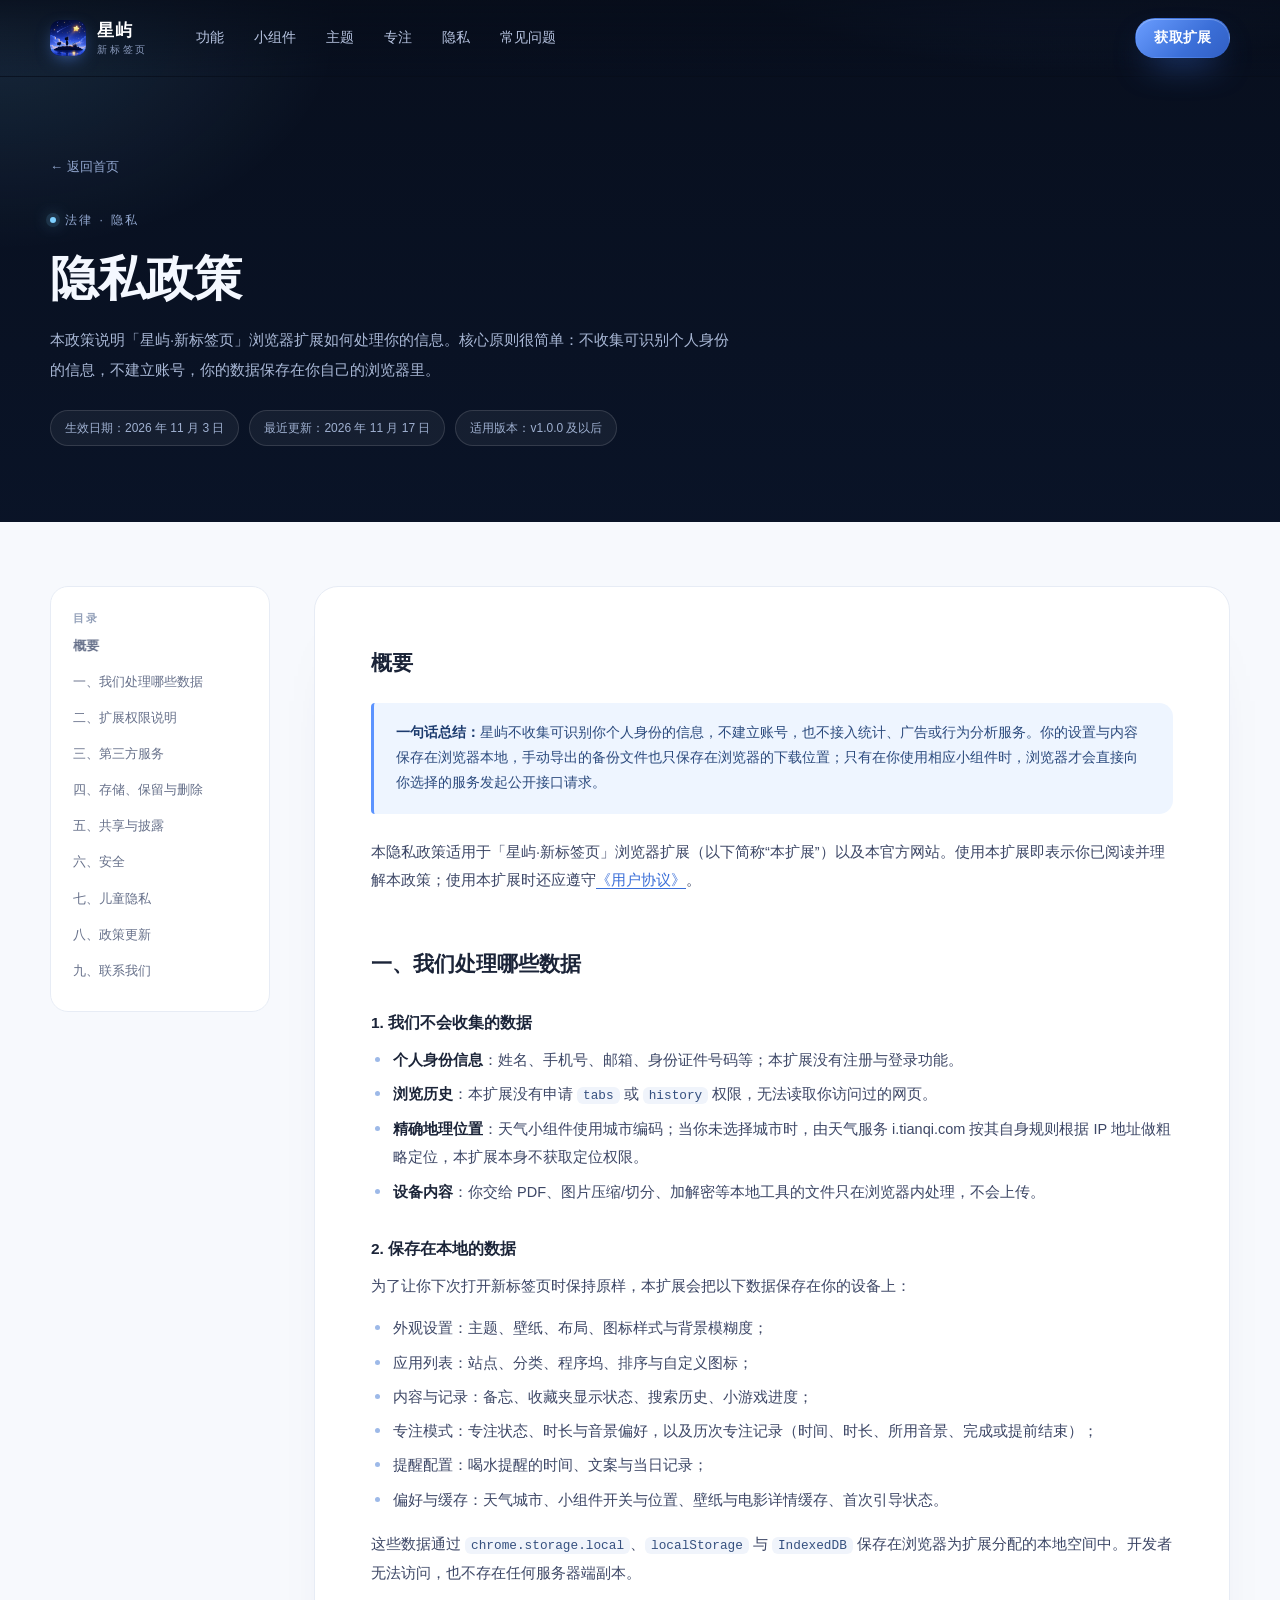
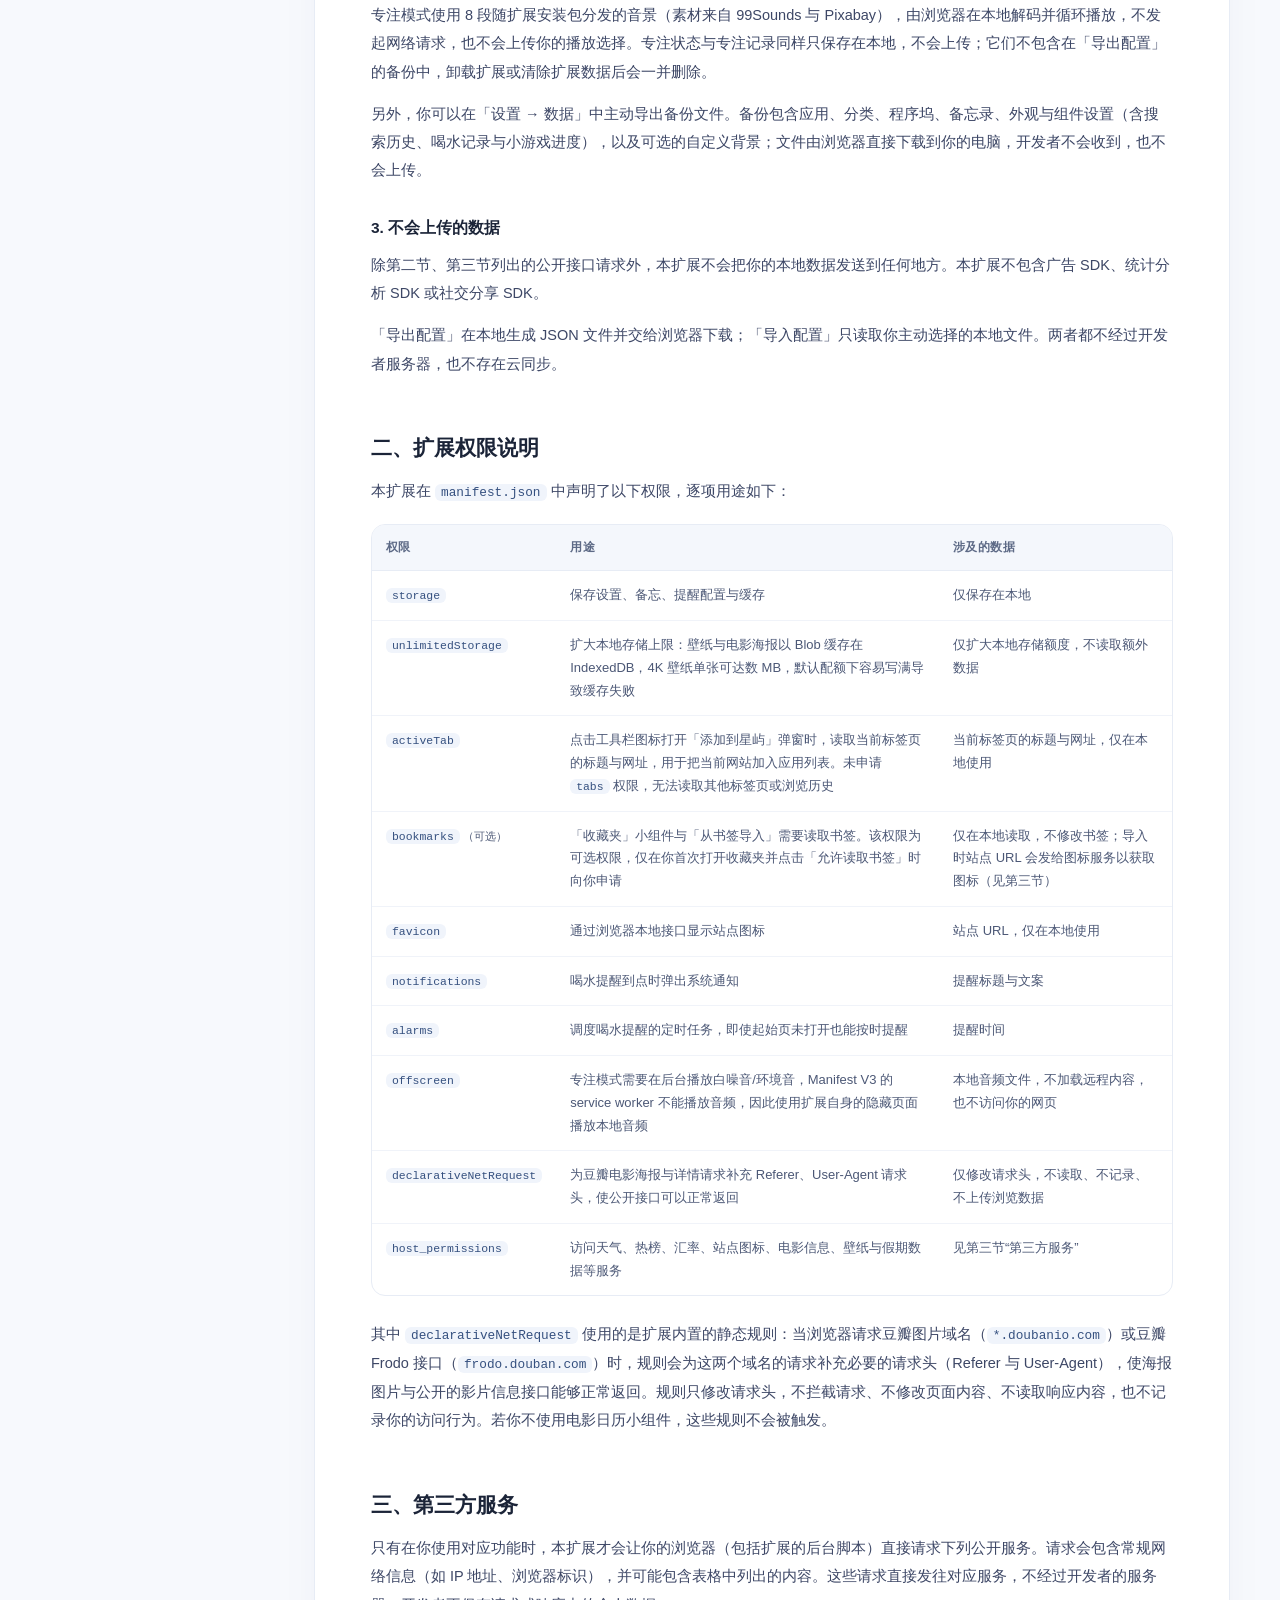
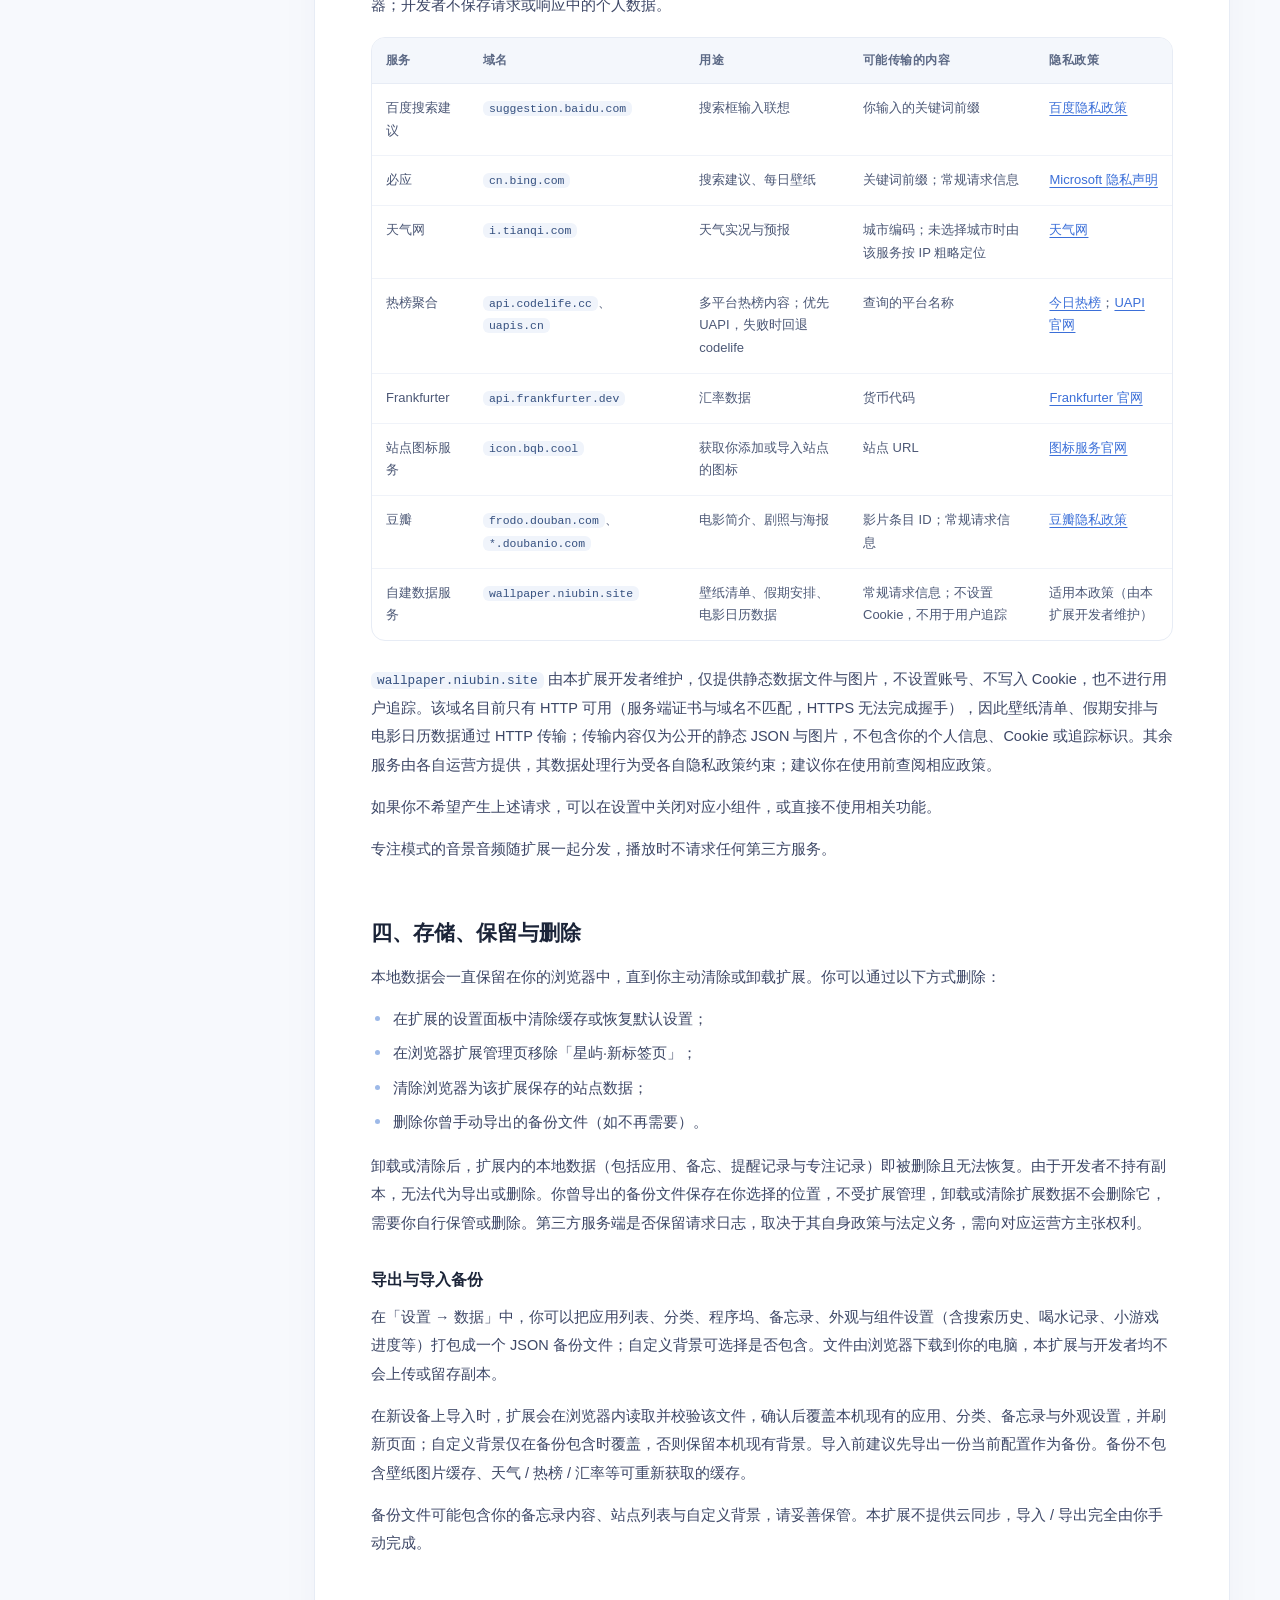
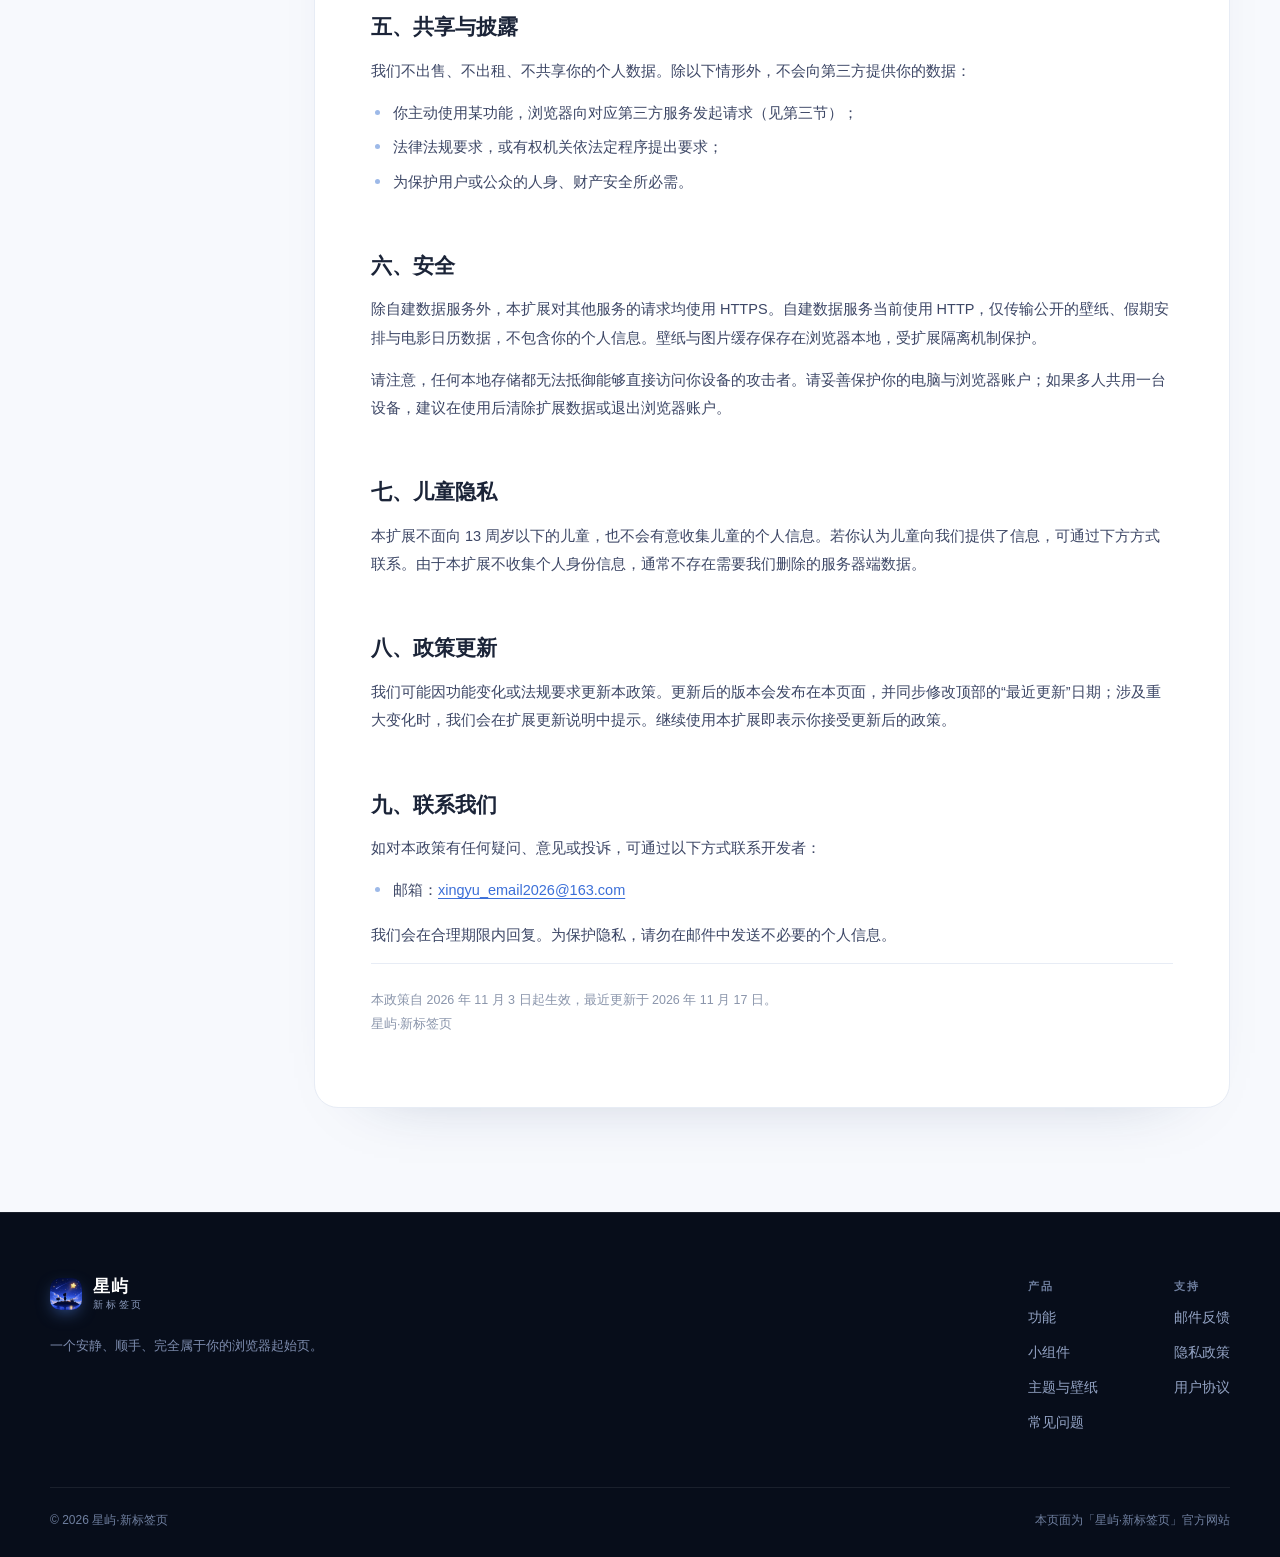
<file: privacy/index.html>
<!DOCTYPE html>
<html lang="zh-CN">
<head>
  <meta charset="UTF-8" />
  <meta name="viewport" content="width=device-width, initial-scale=1.0" />
  <title>隐私政策 — 星屿·新标签页</title>
  <link rel="canonical" href="../privacy.html" />
  <meta name="robots" content="noindex" />
  <meta http-equiv="refresh" content="0; url=../privacy.html" />
</head>
<body>
  <p>正在前往<a href="../privacy.html">隐私政策</a>…</p>
</body>
</html>
</file>
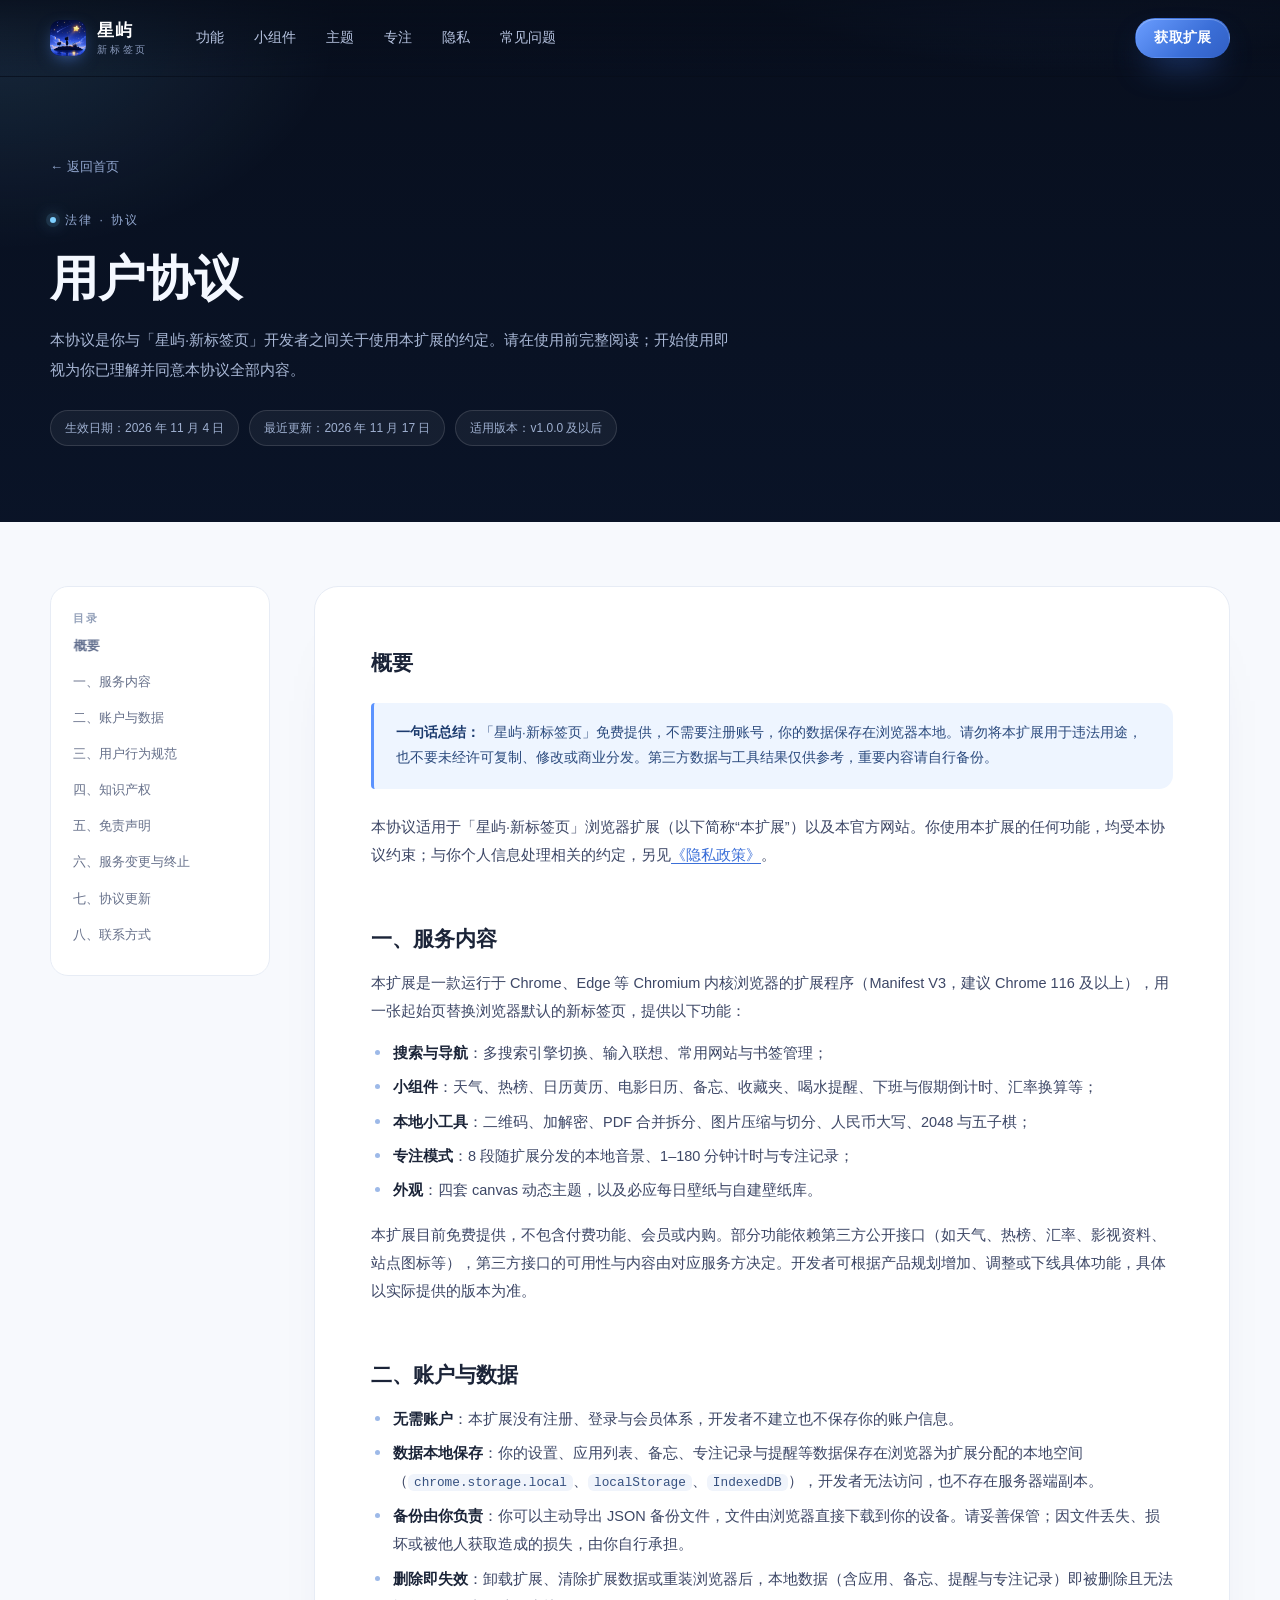
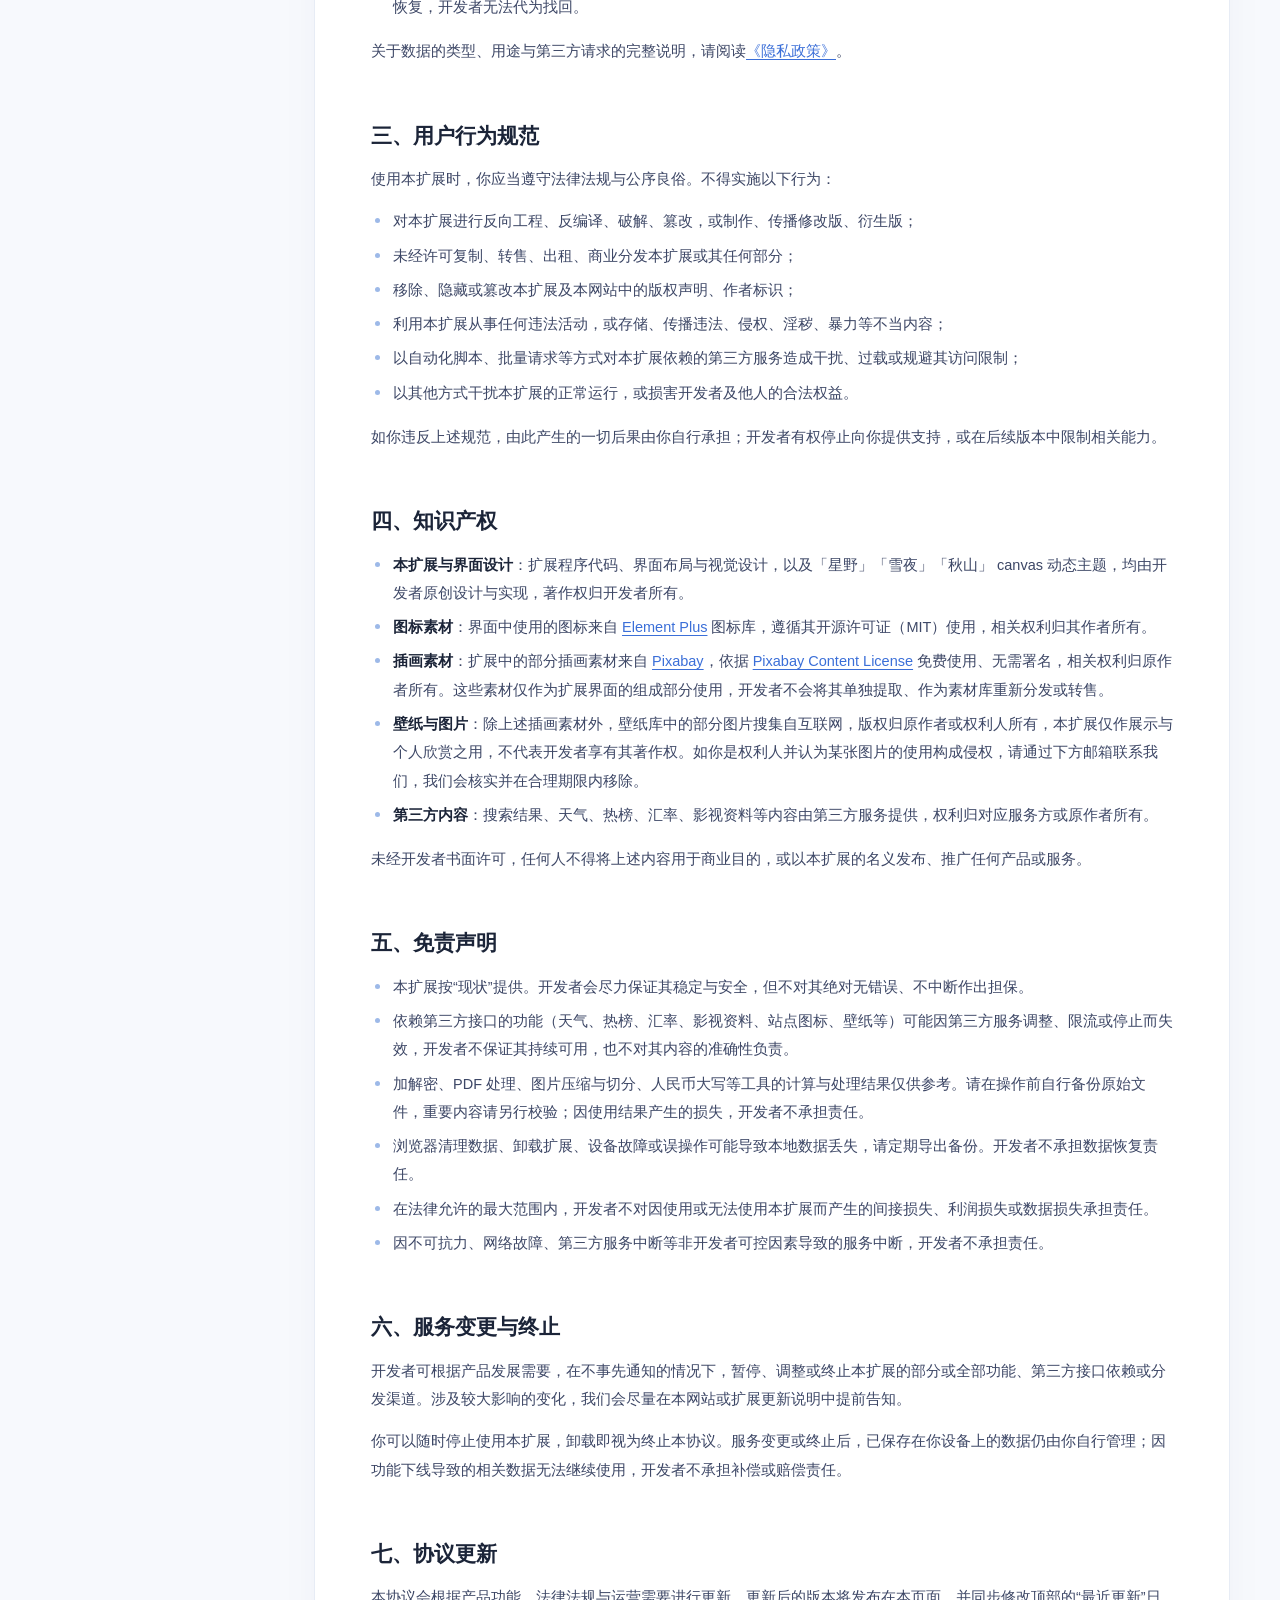
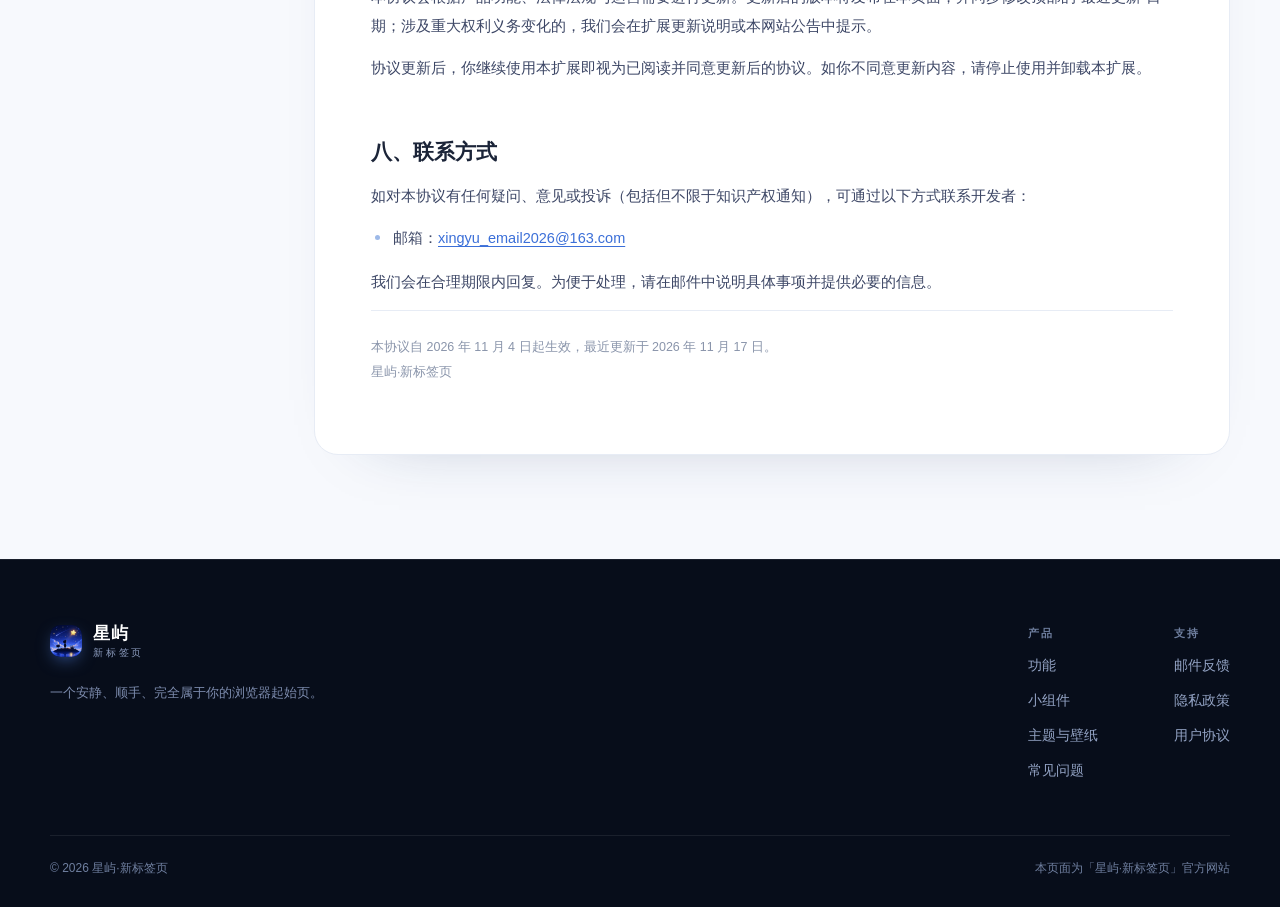
<file: terms/index.html>
<!DOCTYPE html>
<html lang="zh-CN">
<head>
  <meta charset="UTF-8" />
  <title>用户协议 — 星屿·新标签页</title>
  <link rel="canonical" href="../terms.html" />
  <meta name="robots" content="noindex" />
  <meta http-equiv="refresh" content="0; url=../terms.html" />
</head>
<body>
  <p>正在前往<a href="../terms.html">用户协议</a>…</p>
</body>
</html>
</file>
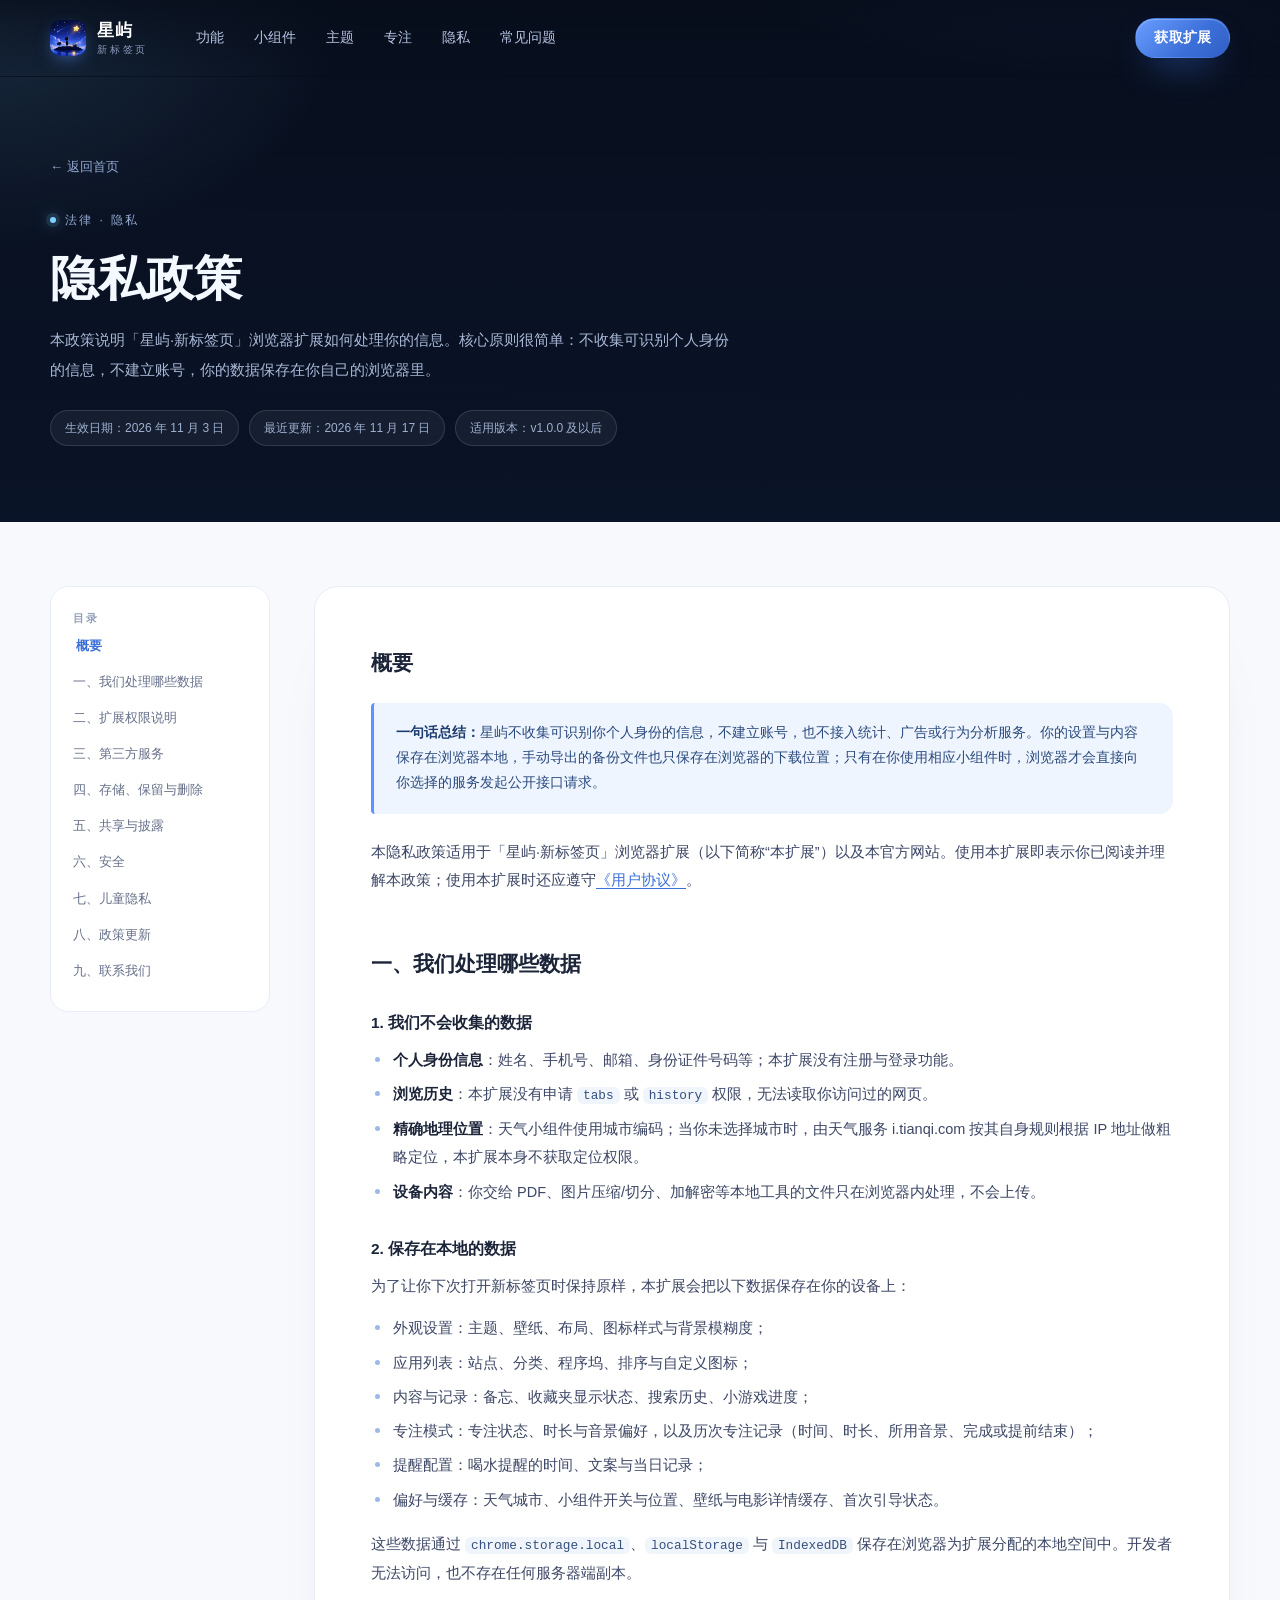
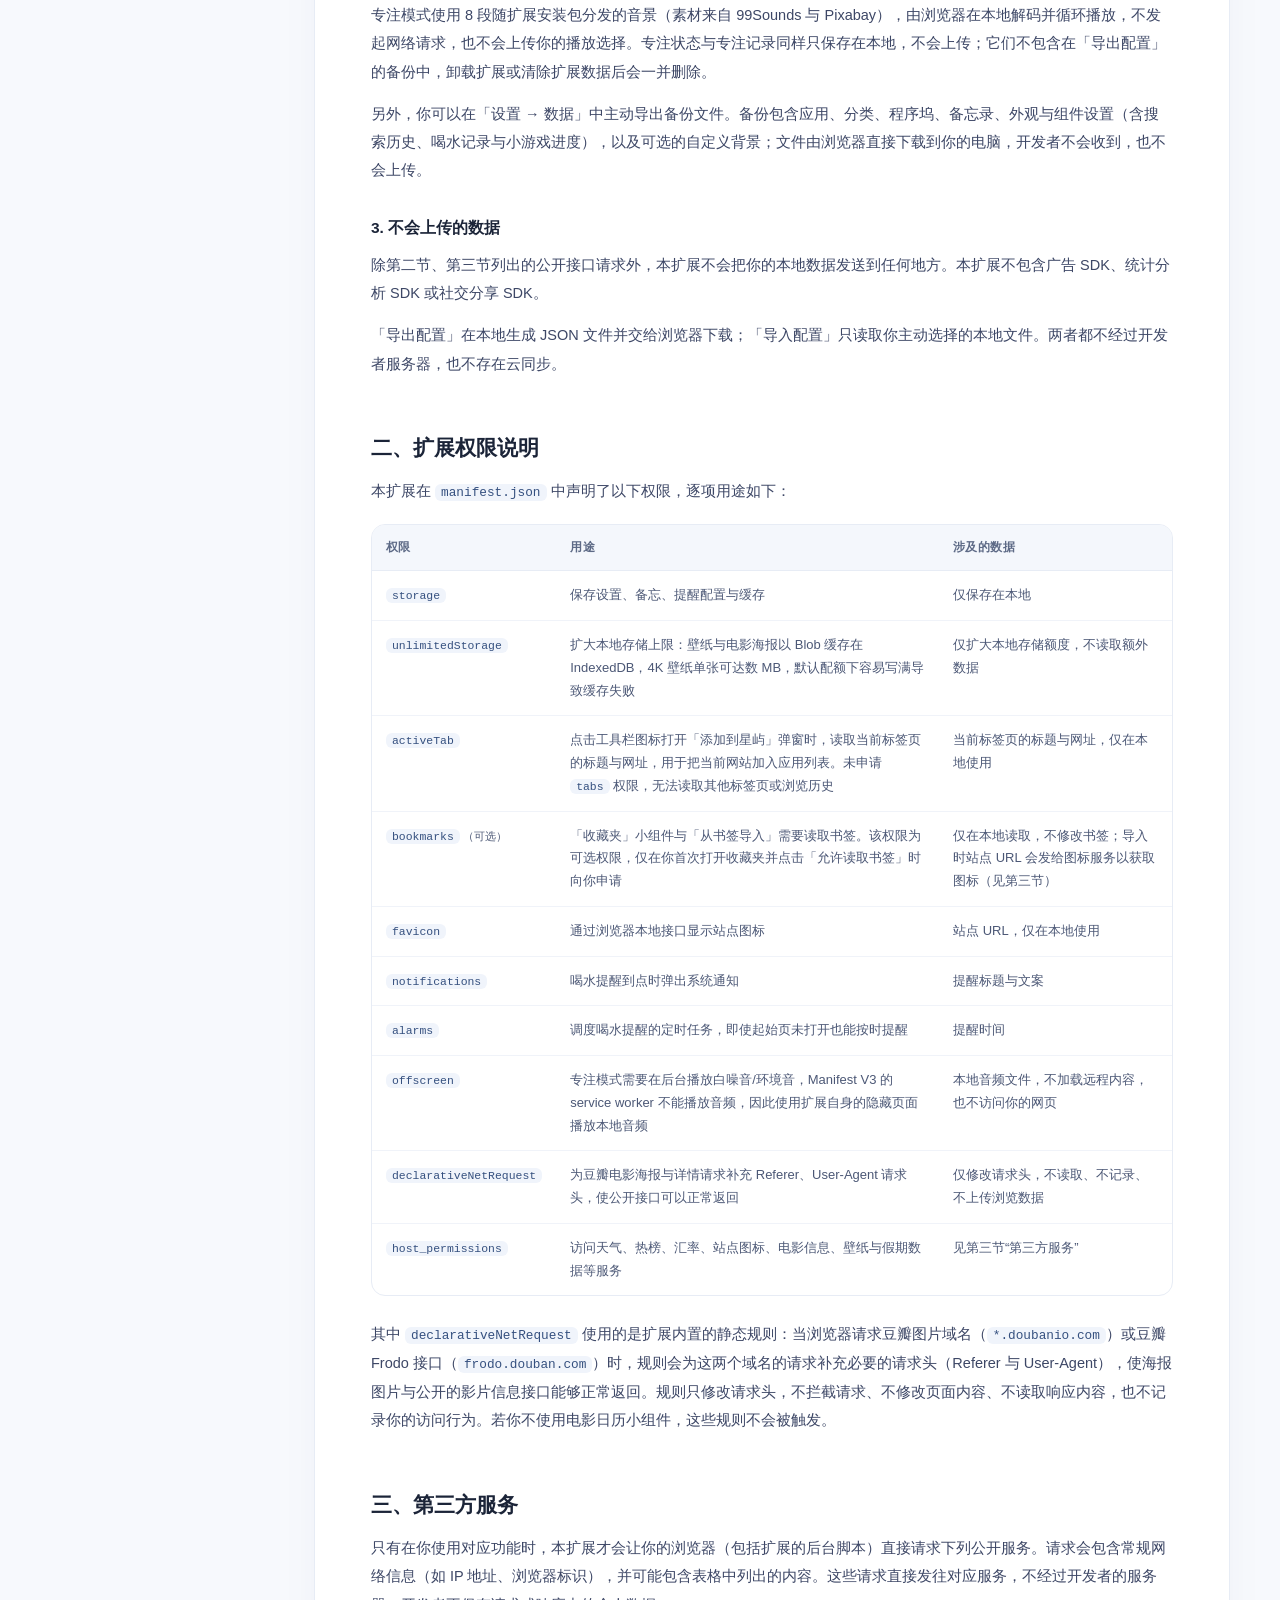
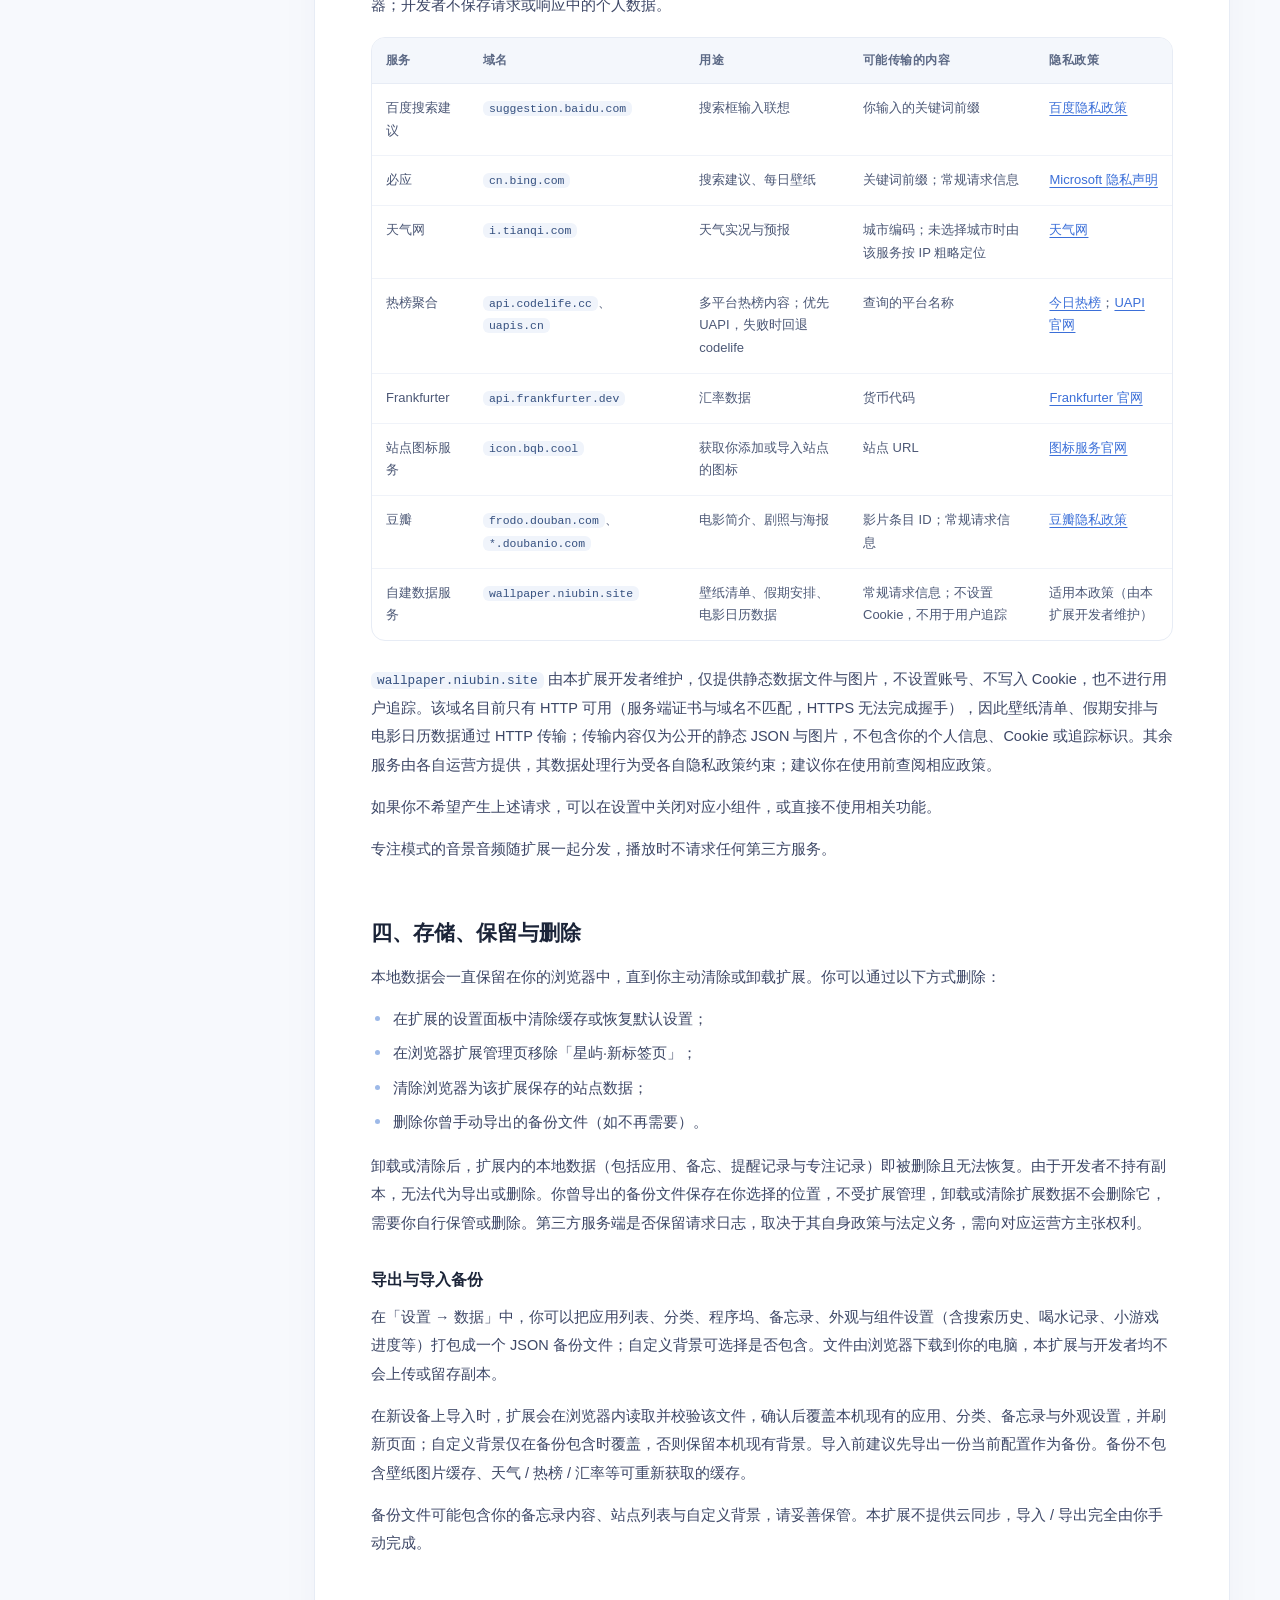
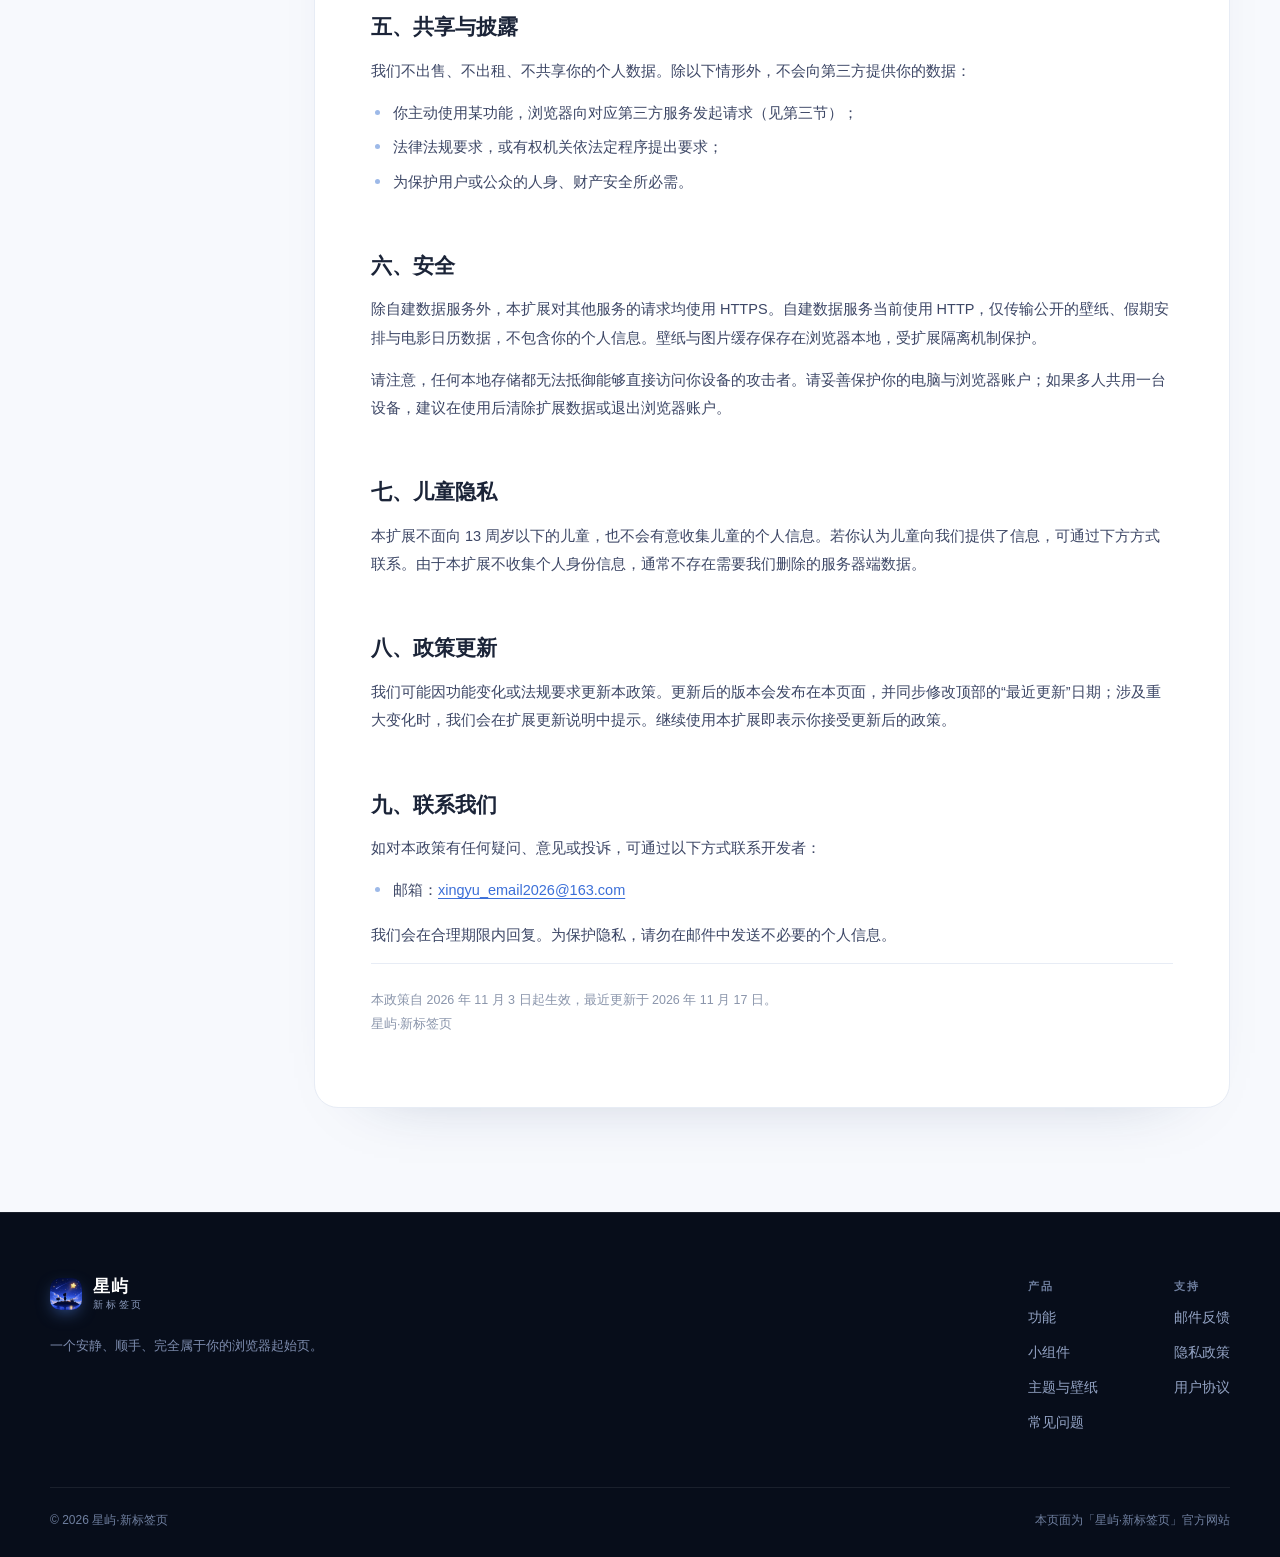
<file: privacy.html>
<!DOCTYPE html>
<html lang="zh-CN">
<head>
  <meta charset="UTF-8" />
  <meta name="viewport" content="width=device-width, initial-scale=1.0" />
  <title>隐私政策 — 星屿·新标签页</title>
  <meta name="description" content="星屿·新标签页隐私政策：不收集个人身份信息，不建立账号，不接入统计与广告 SDK；设置与内容保存在浏览器本地，并逐项说明扩展权限与第三方服务。" />
  <meta name="theme-color" content="#070d1a" />
  <meta property="og:type" content="article" />
  <meta property="og:title" content="隐私政策 — 星屿·新标签页" />
  <meta property="og:description" content="不收集个人身份信息，数据保存在浏览器本地。完整说明扩展权限与第三方服务。" />
  <link rel="icon" type="image/png" href="assets/img/logo.png" />
  <link rel="apple-touch-icon" href="assets/img/logo.png" />
  <link rel="stylesheet" href="assets/css/site.css" />
</head>
<body>

  <div class="scroll-progress" id="scroll-progress" aria-hidden="true"></div>

  <svg xmlns="http://www.w3.org/2000/svg" class="sprite" aria-hidden="true" focusable="false">
    <symbol id="i-check" viewBox="0 0 24 24"><path d="m5 12.5 4.2 4.2L19 6.6"/></symbol>
    <symbol id="i-menu" viewBox="0 0 24 24"><path d="M4 7h16M4 12h16M4 17h16"/></symbol>
    <symbol id="i-close" viewBox="0 0 24 24"><path d="m6 6 12 12M18 6 6 18"/></symbol>
  </svg>

  <header class="site-header" id="site-header">
    <div class="wrap header-inner">
      <a class="brand" href="index.html" aria-label="星屿·新标签页 首页">
        <img src="assets/img/logo.png" alt="" width="36" height="36" />
        <span class="brand-text"><strong>星屿</strong><small>新标签页</small></span>
      </a>

      <nav class="site-nav" id="site-nav" aria-label="主导航">
        <a href="index.html#features">功能</a>
        <a href="index.html#widgets">小组件</a>
        <a href="index.html#themes">主题</a>
        <a href="index.html#focus">专注</a>
        <a href="index.html#privacy">隐私</a>
        <a href="index.html#faq">常见问题</a>
      </nav>

      <div class="header-actions">
        <a class="btn btn-primary btn-sm" href="index.html#install">获取扩展</a>
        <button class="icon-btn nav-toggle" id="nav-toggle" type="button" aria-label="打开菜单" aria-expanded="false" aria-controls="site-nav">
          <svg class="icon icon-menu" aria-hidden="true"><use href="#i-menu"/></svg>
          <svg class="icon icon-close" aria-hidden="true"><use href="#i-close"/></svg>
        </button>
      </div>
    </div>
  </header>

  <main>
    <section class="legal-hero">
      <div class="wrap">
        <a class="legal-back" href="index.html">← 返回首页</a>
        <p class="eyebrow"><span class="dot"></span>法律 · 隐私</p>
        <h1>隐私政策</h1>
        <p class="legal-intro">
          本政策说明「星屿·新标签页」浏览器扩展如何处理你的信息。核心原则很简单：不收集可识别个人身份的信息，不建立账号，你的数据保存在你自己的浏览器里。
        </p>
        <div class="legal-meta">
          <span>生效日期：2026 年 11 月 3 日</span>
          <span>最近更新：2026 年 11 月 17 日</span>
          <span>适用版本：v1.0.0 及以后</span>
        </div>
      </div>
    </section>

    <section class="legal-body">
      <div class="wrap legal-grid">
        <aside class="legal-toc" aria-label="本页目录">
          <h2>目录</h2>
          <nav>
            <a href="#summary">概要</a>
            <a href="#data">一、我们处理哪些数据</a>
            <a href="#permissions">二、扩展权限说明</a>
            <a href="#third-party">三、第三方服务</a>
            <a href="#storage">四、存储、保留与删除</a>
            <a href="#sharing">五、共享与披露</a>
            <a href="#security">六、安全</a>
            <a href="#children">七、儿童隐私</a>
            <a href="#changes">八、政策更新</a>
            <a href="#contact">九、联系我们</a>
          </nav>
        </aside>

        <article class="legal-card">
          <h2 id="summary">概要</h2>
          <div class="callout">
            <strong>一句话总结：</strong>星屿不收集可识别你个人身份的信息，不建立账号，也不接入统计、广告或行为分析服务。你的设置与内容保存在浏览器本地，手动导出的备份文件也只保存在浏览器的下载位置；只有在你使用相应小组件时，浏览器才会直接向你选择的服务发起公开接口请求。
          </div>
          <p>本隐私政策适用于「星屿·新标签页」浏览器扩展（以下简称“本扩展”）以及本官方网站。使用本扩展即表示你已阅读并理解本政策；使用本扩展时还应遵守<a href="terms.html">《用户协议》</a>。</p>

          <h2 id="data">一、我们处理哪些数据</h2>

          <h3>1. 我们不会收集的数据</h3>
          <ul>
            <li><strong>个人身份信息</strong>：姓名、手机号、邮箱、身份证件号码等；本扩展没有注册与登录功能。</li>
            <li><strong>浏览历史</strong>：本扩展没有申请 <code>tabs</code> 或 <code>history</code> 权限，无法读取你访问过的网页。</li>
            <li><strong>精确地理位置</strong>：天气小组件使用城市编码；当你未选择城市时，由天气服务 i.tianqi.com 按其自身规则根据 IP 地址做粗略定位，本扩展本身不获取定位权限。</li>
            <li><strong>设备内容</strong>：你交给 PDF、图片压缩/切分、加解密等本地工具的文件只在浏览器内处理，不会上传。</li>
          </ul>

          <h3>2. 保存在本地的数据</h3>
          <p>为了让你下次打开新标签页时保持原样，本扩展会把以下数据保存在你的设备上：</p>
          <ul>
            <li>外观设置：主题、壁纸、布局、图标样式与背景模糊度；</li>
            <li>应用列表：站点、分类、程序坞、排序与自定义图标；</li>
            <li>内容与记录：备忘、收藏夹显示状态、搜索历史、小游戏进度；</li>
            <li>专注模式：专注状态、时长与音景偏好，以及历次专注记录（时间、时长、所用音景、完成或提前结束）；</li>
            <li>提醒配置：喝水提醒的时间、文案与当日记录；</li>
            <li>偏好与缓存：天气城市、小组件开关与位置、壁纸与电影详情缓存、首次引导状态。</li>
          </ul>
          <p>这些数据通过 <code>chrome.storage.local</code>、<code>localStorage</code> 与 <code>IndexedDB</code> 保存在浏览器为扩展分配的本地空间中。开发者无法访问，也不存在任何服务器端副本。</p>
          <p>
            专注模式使用 8 段随扩展安装包分发的音景（素材来自 99Sounds 与 Pixabay），由浏览器在本地解码并循环播放，不发起网络请求，也不会上传你的播放选择。专注状态与专注记录同样只保存在本地，不会上传；它们不包含在「导出配置」的备份中，卸载扩展或清除扩展数据后会一并删除。
          </p>
          <p>
            另外，你可以在「设置 → 数据」中主动导出备份文件。备份包含应用、分类、程序坞、备忘录、外观与组件设置（含搜索历史、喝水记录与小游戏进度），以及可选的自定义背景；文件由浏览器直接下载到你的电脑，开发者不会收到，也不会上传。
          </p>

          <h3>3. 不会上传的数据</h3>
          <p>除第二节、第三节列出的公开接口请求外，本扩展不会把你的本地数据发送到任何地方。本扩展不包含广告 SDK、统计分析 SDK 或社交分享 SDK。</p>
          <p>「导出配置」在本地生成 JSON 文件并交给浏览器下载；「导入配置」只读取你主动选择的本地文件。两者都不经过开发者服务器，也不存在云同步。</p>

          <h2 id="permissions">二、扩展权限说明</h2>
          <p>本扩展在 <code>manifest.json</code> 中声明了以下权限，逐项用途如下：</p>

          <div class="table-wrap">
            <table>
              <thead>
                <tr><th>权限</th><th>用途</th><th>涉及的数据</th></tr>
              </thead>
              <tbody>
                <tr>
                  <td><code>storage</code></td>
                  <td>保存设置、备忘、提醒配置与缓存</td>
                  <td>仅保存在本地</td>
                </tr>
                <tr>
                  <td><code>unlimitedStorage</code></td>
                  <td>扩大本地存储上限：壁纸与电影海报以 Blob 缓存在 IndexedDB，4K 壁纸单张可达数 MB，默认配额下容易写满导致缓存失败</td>
                  <td>仅扩大本地存储额度，不读取额外数据</td>
                </tr>
                <tr>
                  <td><code>activeTab</code></td>
                  <td>点击工具栏图标打开「添加到星屿」弹窗时，读取当前标签页的标题与网址，用于把当前网站加入应用列表。未申请 <code>tabs</code> 权限，无法读取其他标签页或浏览历史</td>
                  <td>当前标签页的标题与网址，仅在本地使用</td>
                </tr>
                <tr>
                  <td><code>bookmarks</code> <small>（可选）</small></td>
                  <td>「收藏夹」小组件与「从书签导入」需要读取书签。该权限为可选权限，仅在你首次打开收藏夹并点击「允许读取书签」时向你申请</td>
                  <td>仅在本地读取，不修改书签；导入时站点 URL 会发给图标服务以获取图标（见第三节）</td>
                </tr>
                <tr>
                  <td><code>favicon</code></td>
                  <td>通过浏览器本地接口显示站点图标</td>
                  <td>站点 URL，仅在本地使用</td>
                </tr>
                <tr>
                  <td><code>notifications</code></td>
                  <td>喝水提醒到点时弹出系统通知</td>
                  <td>提醒标题与文案</td>
                </tr>
                <tr>
                  <td><code>alarms</code></td>
                  <td>调度喝水提醒的定时任务，即使起始页未打开也能按时提醒</td>
                  <td>提醒时间</td>
                </tr>
                <tr>
                  <td><code>offscreen</code></td>
                  <td>专注模式需要在后台播放白噪音/环境音，Manifest V3 的 service worker 不能播放音频，因此使用扩展自身的隐藏页面播放本地音频</td>
                  <td>本地音频文件，不加载远程内容，也不访问你的网页</td>
                </tr>
                <tr>
                  <td><code>declarativeNetRequest</code></td>
                  <td>为豆瓣电影海报与详情请求补充 Referer、User-Agent 请求头，使公开接口可以正常返回</td>
                  <td>仅修改请求头，不读取、不记录、不上传浏览数据</td>
                </tr>
                <tr>
                  <td><code>host_permissions</code></td>
                  <td>访问天气、热榜、汇率、站点图标、电影信息、壁纸与假期数据等服务</td>
                  <td>见第三节“第三方服务”</td>
                </tr>
              </tbody>
            </table>
          </div>

          <p>
            其中 <code>declarativeNetRequest</code> 使用的是扩展内置的静态规则：当浏览器请求豆瓣图片域名（<code>*.doubanio.com</code>）或豆瓣 Frodo 接口（<code>frodo.douban.com</code>）时，规则会为这两个域名的请求补充必要的请求头（Referer 与 User-Agent），使海报图片与公开的影片信息接口能够正常返回。规则只修改请求头，不拦截请求、不修改页面内容、不读取响应内容，也不记录你的访问行为。若你不使用电影日历小组件，这些规则不会被触发。
          </p>

          <h2 id="third-party">三、第三方服务</h2>
          <p>
            只有在你使用对应功能时，本扩展才会让你的浏览器（包括扩展的后台脚本）直接请求下列公开服务。请求会包含常规网络信息（如 IP 地址、浏览器标识），并可能包含表格中列出的内容。这些请求直接发往对应服务，不经过开发者的服务器；开发者不保存请求或响应中的个人数据。
          </p>

          <div class="table-wrap">
            <table>
              <thead>
                <tr><th>服务</th><th>域名</th><th>用途</th><th>可能传输的内容</th><th>隐私政策</th></tr>
              </thead>
              <tbody>
                <tr>
                  <td>百度搜索建议</td>
                  <td><code>suggestion.baidu.com</code></td>
                  <td>搜索框输入联想</td>
                  <td>你输入的关键词前缀</td>
                  <td><a href="https://www.baidu.com/duty/yinsiquan.html" target="_blank" rel="noopener">百度隐私政策</a></td>
                </tr>
                <tr>
                  <td>必应</td>
                  <td><code>cn.bing.com</code></td>
                  <td>搜索建议、每日壁纸</td>
                  <td>关键词前缀；常规请求信息</td>
                  <td><a href="https://privacy.microsoft.com/zh-cn/privacystatement" target="_blank" rel="noopener">Microsoft 隐私声明</a></td>
                </tr>
                <tr>
                  <td>天气网</td>
                  <td><code>i.tianqi.com</code></td>
                  <td>天气实况与预报</td>
                  <td>城市编码；未选择城市时由该服务按 IP 粗略定位</td>
                  <td><a href="https://www.tianqi.com/" target="_blank" rel="noopener">天气网</a></td>
                </tr>
                <tr>
                  <td>热榜聚合</td>
                  <td><code>api.codelife.cc</code>、<code>uapis.cn</code></td>
                  <td>多平台热榜内容；优先 UAPI，失败时回退 codelife</td>
                  <td>查询的平台名称</td>
                  <td><a href="https://codelife.cc/" target="_blank" rel="noopener">今日热榜</a>；<a href="https://uapis.cn/" target="_blank" rel="noopener">UAPI 官网</a></td>
                </tr>
                <tr>
                  <td>Frankfurter</td>
                  <td><code>api.frankfurter.dev</code></td>
                  <td>汇率数据</td>
                  <td>货币代码</td>
                  <td><a href="https://frankfurter.dev/" target="_blank" rel="noopener">Frankfurter 官网</a></td>
                </tr>
                <tr>
                  <td>站点图标服务</td>
                  <td><code>icon.bqb.cool</code></td>
                  <td>获取你添加或导入站点的图标</td>
                  <td>站点 URL</td>
                  <td><a href="https://icon.bqb.cool/" target="_blank" rel="noopener">图标服务官网</a></td>
                </tr>
                <tr>
                  <td>豆瓣</td>
                  <td><code>frodo.douban.com</code>、<code>*.doubanio.com</code></td>
                  <td>电影简介、剧照与海报</td>
                  <td>影片条目 ID；常规请求信息</td>
                  <td><a href="https://www.douban.com/about/privacy" target="_blank" rel="noopener">豆瓣隐私政策</a></td>
                </tr>
                <tr>
                  <td>自建数据服务</td>
                  <td><code>wallpaper.niubin.site</code></td>
                  <td>壁纸清单、假期安排、电影日历数据</td>
                  <td>常规请求信息；不设置 Cookie，不用于用户追踪</td>
                  <td>适用本政策（由本扩展开发者维护）</td>
                </tr>
              </tbody>
            </table>
          </div>

          <p>
            <code>wallpaper.niubin.site</code> 由本扩展开发者维护，仅提供静态数据文件与图片，不设置账号、不写入 Cookie，也不进行用户追踪。该域名目前只有 HTTP 可用（服务端证书与域名不匹配，HTTPS 无法完成握手），因此壁纸清单、假期安排与电影日历数据通过 HTTP 传输；传输内容仅为公开的静态 JSON 与图片，不包含你的个人信息、Cookie 或追踪标识。其余服务由各自运营方提供，其数据处理行为受各自隐私政策约束；建议你在使用前查阅相应政策。
          </p>
          <p>如果你不希望产生上述请求，可以在设置中关闭对应小组件，或直接不使用相关功能。</p>
          <p>专注模式的音景音频随扩展一起分发，播放时不请求任何第三方服务。</p>

          <h2 id="storage">四、存储、保留与删除</h2>
          <p>本地数据会一直保留在你的浏览器中，直到你主动清除或卸载扩展。你可以通过以下方式删除：</p>
          <ul>
            <li>在扩展的设置面板中清除缓存或恢复默认设置；</li>
            <li>在浏览器扩展管理页移除「星屿·新标签页」；</li>
            <li>清除浏览器为该扩展保存的站点数据；</li>
            <li>删除你曾手动导出的备份文件（如不再需要）。</li>
          </ul>
          <p>
            卸载或清除后，扩展内的本地数据（包括应用、备忘、提醒记录与专注记录）即被删除且无法恢复。由于开发者不持有副本，无法代为导出或删除。你曾导出的备份文件保存在你选择的位置，不受扩展管理，卸载或清除扩展数据不会删除它，需要你自行保管或删除。第三方服务端是否保留请求日志，取决于其自身政策与法定义务，需向对应运营方主张权利。
          </p>

          <h3>导出与导入备份</h3>
          <p>
            在「设置 → 数据」中，你可以把应用列表、分类、程序坞、备忘录、外观与组件设置（含搜索历史、喝水记录、小游戏进度等）打包成一个 JSON 备份文件；自定义背景可选择是否包含。文件由浏览器下载到你的电脑，本扩展与开发者均不会上传或留存副本。
          </p>
          <p>
            在新设备上导入时，扩展会在浏览器内读取并校验该文件，确认后覆盖本机现有的应用、分类、备忘录与外观设置，并刷新页面；自定义背景仅在备份包含时覆盖，否则保留本机现有背景。导入前建议先导出一份当前配置作为备份。备份不包含壁纸图片缓存、天气 / 热榜 / 汇率等可重新获取的缓存。
          </p>
          <p>
            备份文件可能包含你的备忘录内容、站点列表与自定义背景，请妥善保管。本扩展不提供云同步，导入 / 导出完全由你手动完成。
          </p>

          <h2 id="sharing">五、共享与披露</h2>
          <p>我们不出售、不出租、不共享你的个人数据。除以下情形外，不会向第三方提供你的数据：</p>
          <ul>
            <li>你主动使用某功能，浏览器向对应第三方服务发起请求（见第三节）；</li>
            <li>法律法规要求，或有权机关依法定程序提出要求；</li>
            <li>为保护用户或公众的人身、财产安全所必需。</li>
          </ul>

          <h2 id="security">六、安全</h2>
          <p>
            除自建数据服务外，本扩展对其他服务的请求均使用 HTTPS。自建数据服务当前使用 HTTP，仅传输公开的壁纸、假期安排与电影日历数据，不包含你的个人信息。壁纸与图片缓存保存在浏览器本地，受扩展隔离机制保护。
          </p>
          <p>
            请注意，任何本地存储都无法抵御能够直接访问你设备的攻击者。请妥善保护你的电脑与浏览器账户；如果多人共用一台设备，建议在使用后清除扩展数据或退出浏览器账户。
          </p>

          <h2 id="children">七、儿童隐私</h2>
          <p>
            本扩展不面向 13 周岁以下的儿童，也不会有意收集儿童的个人信息。若你认为儿童向我们提供了信息，可通过下方方式联系。由于本扩展不收集个人身份信息，通常不存在需要我们删除的服务器端数据。
          </p>

          <h2 id="changes">八、政策更新</h2>
          <p>
            我们可能因功能变化或法规要求更新本政策。更新后的版本会发布在本页面，并同步修改顶部的“最近更新”日期；涉及重大变化时，我们会在扩展更新说明中提示。继续使用本扩展即表示你接受更新后的政策。
          </p>

          <h2 id="contact">九、联系我们</h2>
          <p>如对本政策有任何疑问、意见或投诉，可通过以下方式联系开发者：</p>
          <ul>
            <li>邮箱：<a href="mailto:xingyu_email2026@163.com">xingyu_email2026@163.com</a></li>
          </ul>
          <p>我们会在合理期限内回复。为保护隐私，请勿在邮件中发送不必要的个人信息。</p>

          <p class="legal-foot">本政策自 2026 年 11 月 3 日起生效，最近更新于 2026 年 11 月 17 日。<br />星屿·新标签页</p>
        </article>
      </div>
    </section>
  </main>

  <footer class="site-footer">
    <div class="wrap footer-inner">
      <div class="footer-brand">
        <a class="brand" href="index.html">
          <img src="assets/img/logo.png" alt="" width="32" height="32" />
          <span class="brand-text"><strong>星屿</strong><small>新标签页</small></span>
        </a>
        <p>一个安静、顺手、完全属于你的浏览器起始页。</p>
      </div>

      <nav class="footer-links" aria-label="页脚导航">
        <div>
          <h3>产品</h3>
          <a href="index.html#features">功能</a>
          <a href="index.html#widgets">小组件</a>
          <a href="index.html#themes">主题与壁纸</a>
          <a href="index.html#faq">常见问题</a>
        </div>
        <div>
          <h3>支持</h3>
          <a href="mailto:xingyu_email2026@163.com">邮件反馈</a>
          <a href="privacy.html">隐私政策</a>
          <a href="terms.html">用户协议</a>
        </div>
      </nav>
    </div>

    <div class="wrap footer-bottom">
      <p>© <span id="year">2026</span> 星屿·新标签页</p>
      <p>本页面为「星屿·新标签页」官方网站</p>
    </div>
  </footer>

  <script src="assets/js/site.js" defer></script>
</body>
</html>
</file>
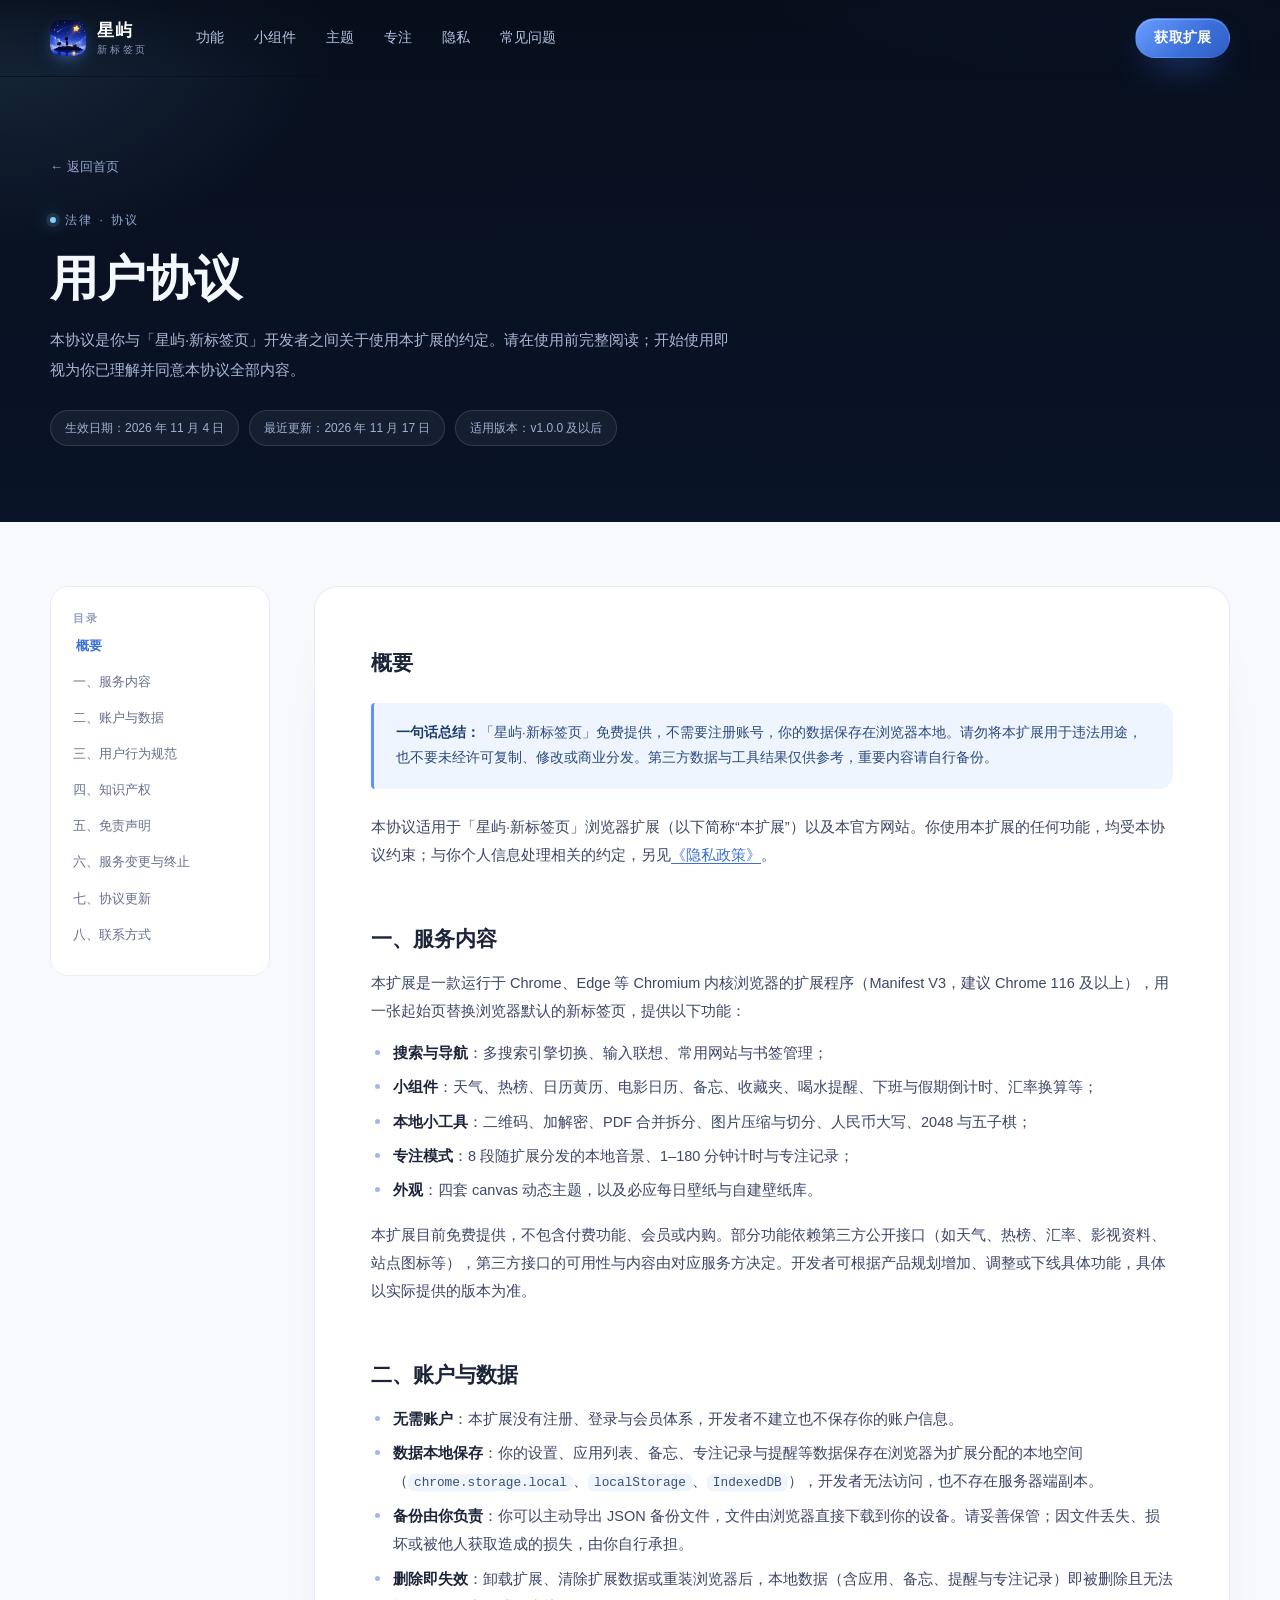
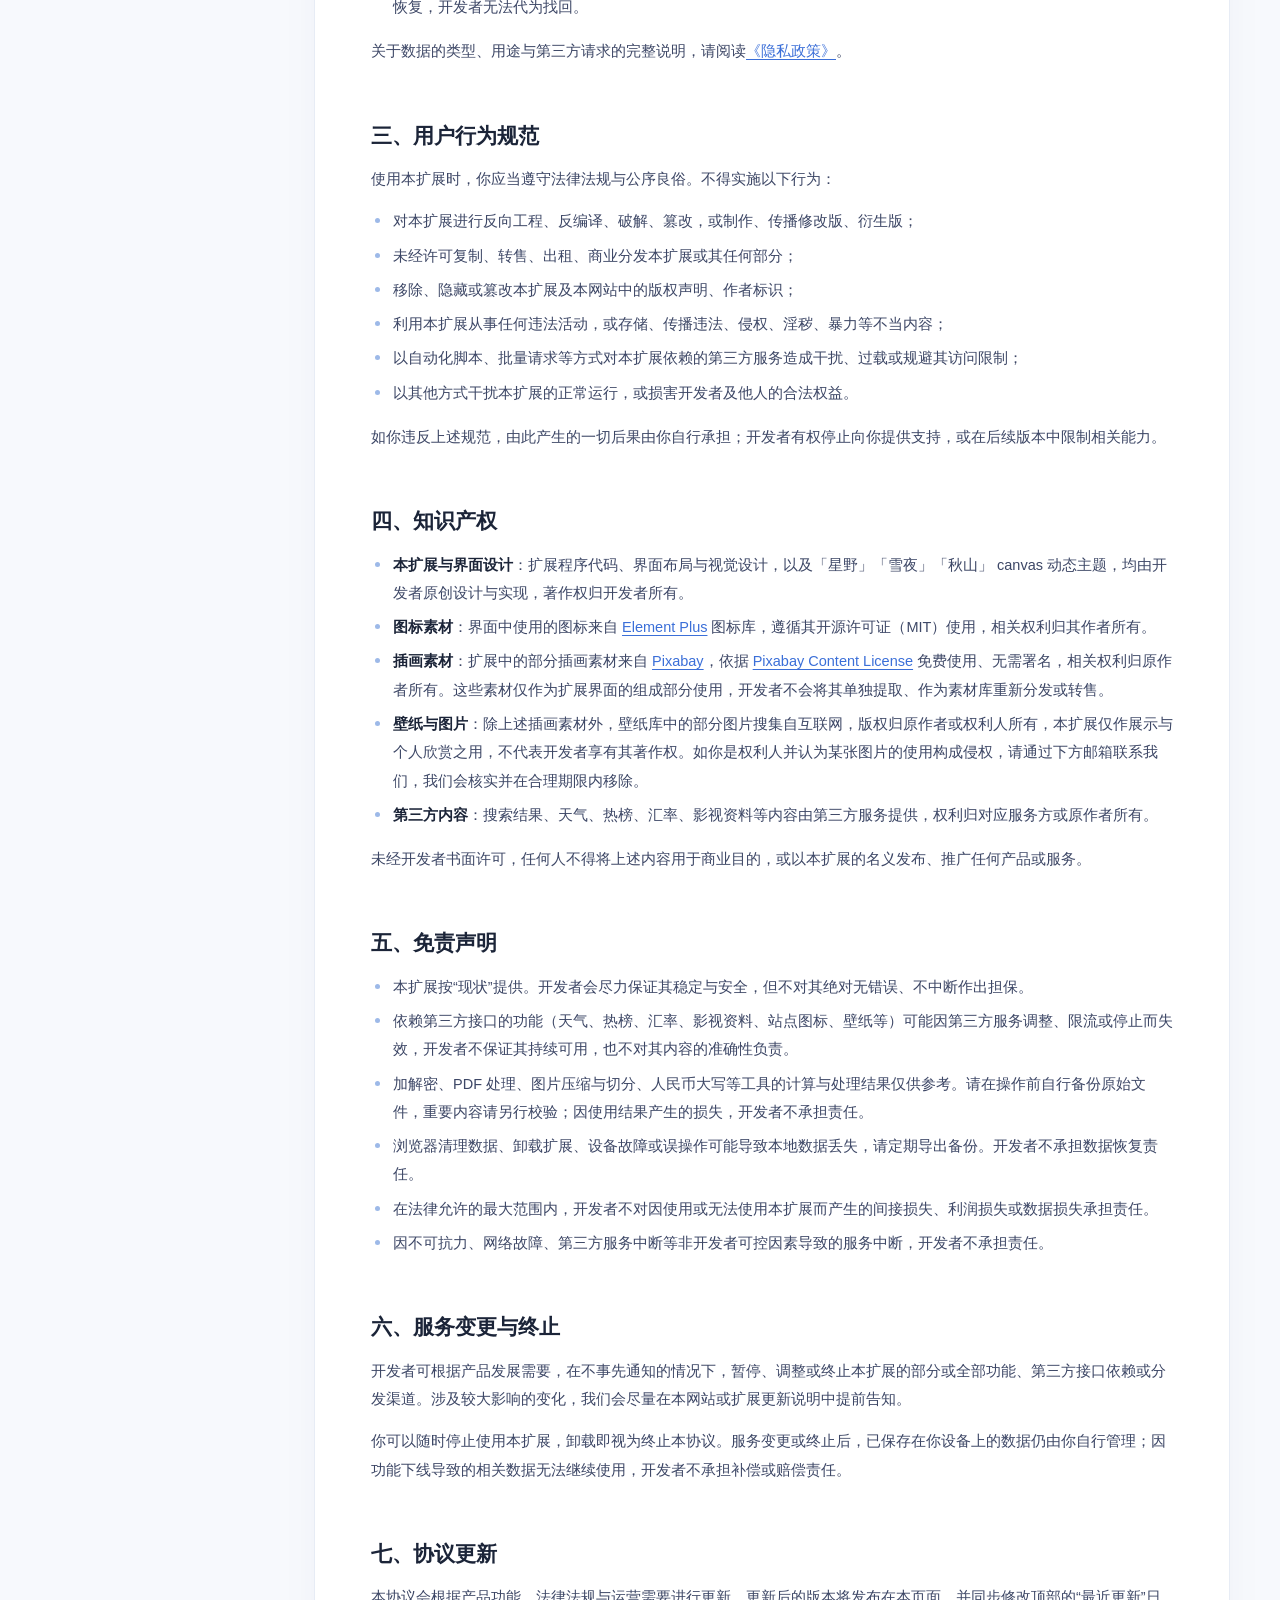
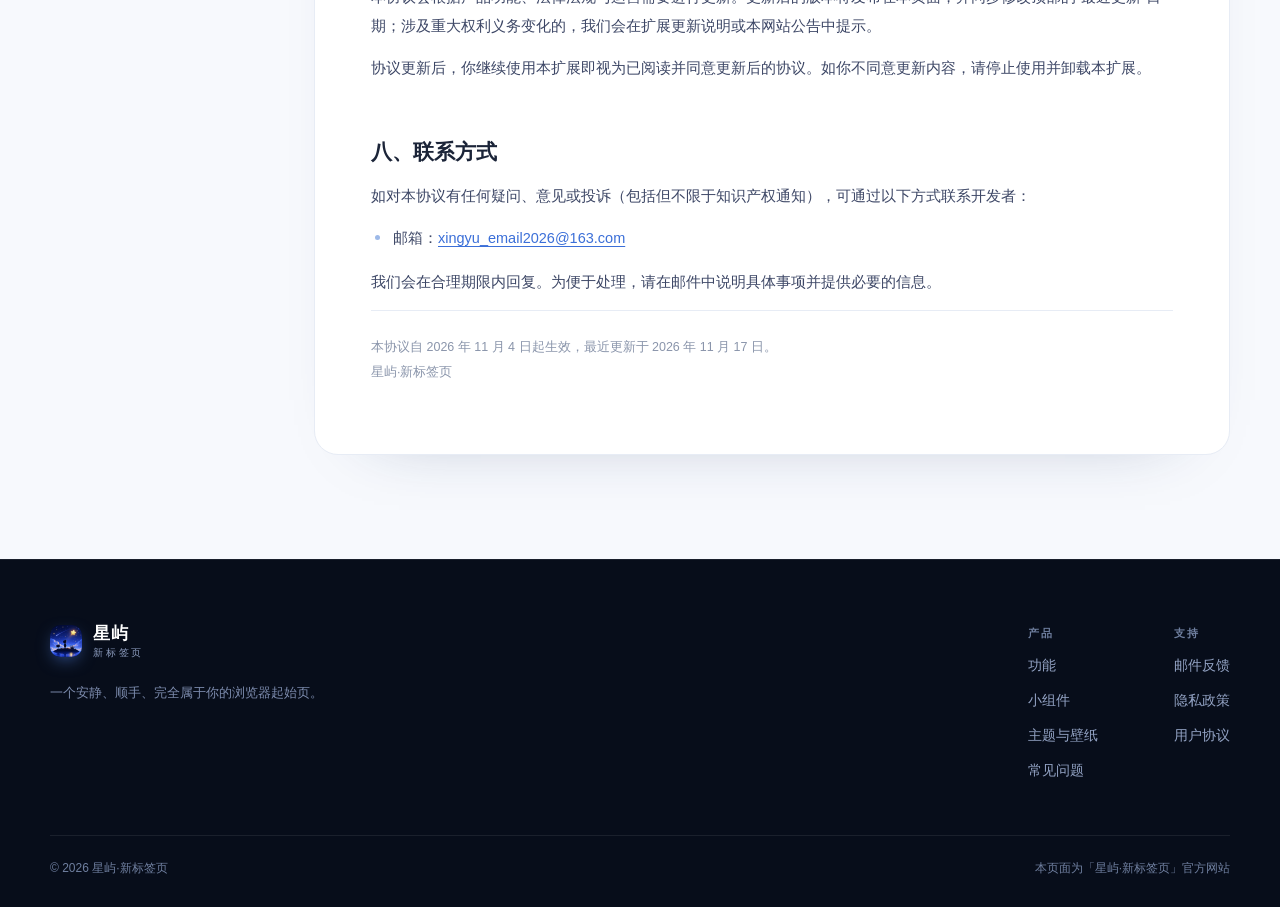
<file: terms.html>
<!DOCTYPE html>
<html lang="zh-CN">
<head>
  <meta charset="UTF-8" />
  <meta name="viewport" content="width=device-width, initial-scale=1.0" />
  <title>用户协议 — 星屿·新标签页</title>
  <meta name="description" content="星屿·新标签页用户协议：说明服务内容、账户与数据、用户行为规范、知识产权、免责声明、服务变更与终止，以及协议更新方式。" />
  <meta name="theme-color" content="#070d1a" />
  <meta property="og:type" content="article" />
  <meta property="og:title" content="用户协议 — 星屿·新标签页" />
  <meta property="og:description" content="使用「星屿·新标签页」前请阅读本协议。" />
  <link rel="icon" type="image/png" href="assets/img/logo.png" />
  <link rel="apple-touch-icon" href="assets/img/logo.png" />
  <link rel="stylesheet" href="assets/css/site.css" />
</head>
<body>

  <div class="scroll-progress" id="scroll-progress" aria-hidden="true"></div>

  <svg xmlns="http://www.w3.org/2000/svg" class="sprite" aria-hidden="true" focusable="false">
    <symbol id="i-check" viewBox="0 0 24 24"><path d="m5 12.5 4.2 4.2L19 6.6"/></symbol>
    <symbol id="i-menu" viewBox="0 0 24 24"><path d="M4 7h16M4 12h16M4 17h16"/></symbol>
    <symbol id="i-close" viewBox="0 0 24 24"><path d="m6 6 12 12M18 6 6 18"/></symbol>
  </svg>

  <header class="site-header" id="site-header">
    <div class="wrap header-inner">
      <a class="brand" href="index.html" aria-label="星屿·新标签页 首页">
        <img src="assets/img/logo.png" alt="" width="36" height="36" />
        <span class="brand-text"><strong>星屿</strong><small>新标签页</small></span>
      </a>

      <nav class="site-nav" id="site-nav" aria-label="主导航">
        <a href="index.html#features">功能</a>
        <a href="index.html#widgets">小组件</a>
        <a href="index.html#themes">主题</a>
        <a href="index.html#focus">专注</a>
        <a href="index.html#privacy">隐私</a>
        <a href="index.html#faq">常见问题</a>
      </nav>

      <div class="header-actions">
        <a class="btn btn-primary btn-sm" href="index.html#install">获取扩展</a>
        <button class="icon-btn nav-toggle" id="nav-toggle" type="button" aria-label="打开菜单" aria-expanded="false" aria-controls="site-nav">
          <svg class="icon icon-menu" aria-hidden="true"><use href="#i-menu"/></svg>
          <svg class="icon icon-close" aria-hidden="true"><use href="#i-close"/></svg>
        </button>
      </div>
    </div>
  </header>

  <main>
    <section class="legal-hero">
      <div class="wrap">
        <a class="legal-back" href="index.html">← 返回首页</a>
        <p class="eyebrow"><span class="dot"></span>法律 · 协议</p>
        <h1>用户协议</h1>
        <p class="legal-intro">
          本协议是你与「星屿·新标签页」开发者之间关于使用本扩展的约定。请在使用前完整阅读；开始使用即视为你已理解并同意本协议全部内容。
        </p>
        <div class="legal-meta">
          <span>生效日期：2026 年 11 月 4 日</span>
          <span>最近更新：2026 年 11 月 17 日</span>
          <span>适用版本：v1.0.0 及以后</span>
        </div>
      </div>
    </section>

    <section class="legal-body">
      <div class="wrap legal-grid">
        <aside class="legal-toc" aria-label="本页目录">
          <h2>目录</h2>
          <nav>
            <a href="#summary">概要</a>
            <a href="#service">一、服务内容</a>
            <a href="#account">二、账户与数据</a>
            <a href="#conduct">三、用户行为规范</a>
            <a href="#ip">四、知识产权</a>
            <a href="#disclaimer">五、免责声明</a>
            <a href="#changes">六、服务变更与终止</a>
            <a href="#update">七、协议更新</a>
            <a href="#contact">八、联系方式</a>
          </nav>
        </aside>

        <article class="legal-card">
          <h2 id="summary">概要</h2>
          <div class="callout">
            <strong>一句话总结：</strong>「星屿·新标签页」免费提供，不需要注册账号，你的数据保存在浏览器本地。请勿将本扩展用于违法用途，也不要未经许可复制、修改或商业分发。第三方数据与工具结果仅供参考，重要内容请自行备份。
          </div>
          <p>本协议适用于「星屿·新标签页」浏览器扩展（以下简称“本扩展”）以及本官方网站。你使用本扩展的任何功能，均受本协议约束；与你个人信息处理相关的约定，另见<a href="privacy.html">《隐私政策》</a>。</p>

          <h2 id="service">一、服务内容</h2>
          <p>本扩展是一款运行于 Chrome、Edge 等 Chromium 内核浏览器的扩展程序（Manifest V3，建议 Chrome 116 及以上），用一张起始页替换浏览器默认的新标签页，提供以下功能：</p>
          <ul>
            <li><strong>搜索与导航</strong>：多搜索引擎切换、输入联想、常用网站与书签管理；</li>
            <li><strong>小组件</strong>：天气、热榜、日历黄历、电影日历、备忘、收藏夹、喝水提醒、下班与假期倒计时、汇率换算等；</li>
            <li><strong>本地小工具</strong>：二维码、加解密、PDF 合并拆分、图片压缩与切分、人民币大写、2048 与五子棋；</li>
            <li><strong>专注模式</strong>：8 段随扩展分发的本地音景、1–180 分钟计时与专注记录；</li>
            <li><strong>外观</strong>：四套 canvas 动态主题，以及必应每日壁纸与自建壁纸库。</li>
          </ul>
          <p>
            本扩展目前免费提供，不包含付费功能、会员或内购。部分功能依赖第三方公开接口（如天气、热榜、汇率、影视资料、站点图标等），第三方接口的可用性与内容由对应服务方决定。开发者可根据产品规划增加、调整或下线具体功能，具体以实际提供的版本为准。
          </p>

          <h2 id="account">二、账户与数据</h2>
          <ul>
            <li><strong>无需账户</strong>：本扩展没有注册、登录与会员体系，开发者不建立也不保存你的账户信息。</li>
            <li><strong>数据本地保存</strong>：你的设置、应用列表、备忘、专注记录与提醒等数据保存在浏览器为扩展分配的本地空间（<code>chrome.storage.local</code>、<code>localStorage</code>、<code>IndexedDB</code>），开发者无法访问，也不存在服务器端副本。</li>
            <li><strong>备份由你负责</strong>：你可以主动导出 JSON 备份文件，文件由浏览器直接下载到你的设备。请妥善保管；因文件丢失、损坏或被他人获取造成的损失，由你自行承担。</li>
            <li><strong>删除即失效</strong>：卸载扩展、清除扩展数据或重装浏览器后，本地数据（含应用、备忘、提醒与专注记录）即被删除且无法恢复，开发者无法代为找回。</li>
          </ul>
          <p>关于数据的类型、用途与第三方请求的完整说明，请阅读<a href="privacy.html">《隐私政策》</a>。</p>

          <h2 id="conduct">三、用户行为规范</h2>
          <p>使用本扩展时，你应当遵守法律法规与公序良俗。不得实施以下行为：</p>
          <ul>
            <li>对本扩展进行反向工程、反编译、破解、篡改，或制作、传播修改版、衍生版；</li>
            <li>未经许可复制、转售、出租、商业分发本扩展或其任何部分；</li>
            <li>移除、隐藏或篡改本扩展及本网站中的版权声明、作者标识；</li>
            <li>利用本扩展从事任何违法活动，或存储、传播违法、侵权、淫秽、暴力等不当内容；</li>
            <li>以自动化脚本、批量请求等方式对本扩展依赖的第三方服务造成干扰、过载或规避其访问限制；</li>
            <li>以其他方式干扰本扩展的正常运行，或损害开发者及他人的合法权益。</li>
          </ul>
          <p>如你违反上述规范，由此产生的一切后果由你自行承担；开发者有权停止向你提供支持，或在后续版本中限制相关能力。</p>

          <h2 id="ip">四、知识产权</h2>
          <ul>
            <li>
              <strong>本扩展与界面设计</strong>：扩展程序代码、界面布局与视觉设计，以及「星野」「雪夜」「秋山」 canvas 动态主题，均由开发者原创设计与实现，著作权归开发者所有。
            </li>
            <li>
              <strong>图标素材</strong>：界面中使用的图标来自 <a href="https://element-plus.org/" target="_blank" rel="noopener">Element Plus</a> 图标库，遵循其开源许可证（MIT）使用，相关权利归其作者所有。
            </li>
            <li>
              <strong>插画素材</strong>：扩展中的部分插画素材来自 <a href="https://pixabay.com/" target="_blank" rel="noopener">Pixabay</a>，依据 <a href="https://pixabay.com/service/license-summary/" target="_blank" rel="noopener">Pixabay Content License</a> 免费使用、无需署名，相关权利归原作者所有。这些素材仅作为扩展界面的组成部分使用，开发者不会将其单独提取、作为素材库重新分发或转售。
            </li>
            <li>
              <strong>壁纸与图片</strong>：除上述插画素材外，壁纸库中的部分图片搜集自互联网，版权归原作者或权利人所有，本扩展仅作展示与个人欣赏之用，不代表开发者享有其著作权。如你是权利人并认为某张图片的使用构成侵权，请通过下方邮箱联系我们，我们会核实并在合理期限内移除。
            </li>
            <li>
              <strong>第三方内容</strong>：搜索结果、天气、热榜、汇率、影视资料等内容由第三方服务提供，权利归对应服务方或原作者所有。
            </li>
          </ul>
          <p>未经开发者书面许可，任何人不得将上述内容用于商业目的，或以本扩展的名义发布、推广任何产品或服务。</p>

          <h2 id="disclaimer">五、免责声明</h2>
          <ul>
            <li>本扩展按“现状”提供。开发者会尽力保证其稳定与安全，但不对其绝对无错误、不中断作出担保。</li>
            <li>依赖第三方接口的功能（天气、热榜、汇率、影视资料、站点图标、壁纸等）可能因第三方服务调整、限流或停止而失效，开发者不保证其持续可用，也不对其内容的准确性负责。</li>
            <li>加解密、PDF 处理、图片压缩与切分、人民币大写等工具的计算与处理结果仅供参考。请在操作前自行备份原始文件，重要内容请另行校验；因使用结果产生的损失，开发者不承担责任。</li>
            <li>浏览器清理数据、卸载扩展、设备故障或误操作可能导致本地数据丢失，请定期导出备份。开发者不承担数据恢复责任。</li>
            <li>在法律允许的最大范围内，开发者不对因使用或无法使用本扩展而产生的间接损失、利润损失或数据损失承担责任。</li>
            <li>因不可抗力、网络故障、第三方服务中断等非开发者可控因素导致的服务中断，开发者不承担责任。</li>
          </ul>

          <h2 id="changes">六、服务变更与终止</h2>
          <p>
            开发者可根据产品发展需要，在不事先通知的情况下，暂停、调整或终止本扩展的部分或全部功能、第三方接口依赖或分发渠道。涉及较大影响的变化，我们会尽量在本网站或扩展更新说明中提前告知。
          </p>
          <p>
            你可以随时停止使用本扩展，卸载即视为终止本协议。服务变更或终止后，已保存在你设备上的数据仍由你自行管理；因功能下线导致的相关数据无法继续使用，开发者不承担补偿或赔偿责任。
          </p>

          <h2 id="update">七、协议更新</h2>
          <p>
            本协议会根据产品功能、法律法规与运营需要进行更新。更新后的版本将发布在本页面，并同步修改顶部的“最近更新”日期；涉及重大权利义务变化的，我们会在扩展更新说明或本网站公告中提示。
          </p>
          <p>
            协议更新后，你继续使用本扩展即视为已阅读并同意更新后的协议。如你不同意更新内容，请停止使用并卸载本扩展。
          </p>

          <h2 id="contact">八、联系方式</h2>
          <p>如对本协议有任何疑问、意见或投诉（包括但不限于知识产权通知），可通过以下方式联系开发者：</p>
          <ul>
            <li>邮箱：<a href="mailto:xingyu_email2026@163.com">xingyu_email2026@163.com</a></li>
          </ul>
          <p>我们会在合理期限内回复。为便于处理，请在邮件中说明具体事项并提供必要的信息。</p>

          <p class="legal-foot">本协议自 2026 年 11 月 4 日起生效，最近更新于 2026 年 11 月 17 日。<br />星屿·新标签页</p>
        </article>
      </div>
    </section>
  </main>

  <footer class="site-footer">
    <div class="wrap footer-inner">
      <div class="footer-brand">
        <a class="brand" href="index.html">
          <img src="assets/img/logo.png" alt="" width="32" height="32" />
          <span class="brand-text"><strong>星屿</strong><small>新标签页</small></span>
        </a>
        <p>一个安静、顺手、完全属于你的浏览器起始页。</p>
      </div>

      <nav class="footer-links" aria-label="页脚导航">
        <div>
          <h3>产品</h3>
          <a href="index.html#features">功能</a>
          <a href="index.html#widgets">小组件</a>
          <a href="index.html#themes">主题与壁纸</a>
          <a href="index.html#faq">常见问题</a>
        </div>
        <div>
          <h3>支持</h3>
          <a href="mailto:xingyu_email2026@163.com">邮件反馈</a>
          <a href="privacy.html">隐私政策</a>
          <a href="terms.html">用户协议</a>
        </div>
      </nav>
    </div>

    <div class="wrap footer-bottom">
      <p>© <span id="year">2026</span> 星屿·新标签页</p>
      <p>本页面为「星屿·新标签页」官方网站</p>
    </div>
  </footer>

  <script src="assets/js/site.js" defer></script>
</body>
</html>
</file>
<file: assets/css/site.css>
/* ==========================================================================
   星屿·新标签页 官网
   纯静态样式，无外部依赖
   ========================================================================== */

:root {
  --deep: #070d1a;
  --deep-2: #0b1224;
  --ink: #1b2438;
  --ink-2: #3d4766;
  --muted: #66708a;
  --muted-light: #9aa8c7;
  --blue: #5b93ff;
  --blue-deep: #3b6fd8;
  --cyan: #7fd0ff;
  --violet: #9b8cff;
  --paper: #f7f9fd;
  --line: #e7ecf5;
  --line-dark: rgba(255, 255, 255, 0.1);
  --radius: 22px;
  --wrap: 1180px;
  --font: -apple-system, BlinkMacSystemFont, "PingFang SC", "Hiragino Sans GB",
    "Microsoft YaHei", "Segoe UI", Roboto, Helvetica, Arial, sans-serif;
  --ease: cubic-bezier(0.22, 0.68, 0.24, 1);
}

*,
*::before,
*::after {
  box-sizing: border-box;
}

html {
  scroll-behavior: smooth;
  scroll-padding-top: 92px;
  -webkit-text-size-adjust: 100%;
}

body {
  margin: 0;
  font-family: var(--font);
  color: var(--ink);
  background: var(--deep);
  line-height: 1.7;
  -webkit-font-smoothing: antialiased;
  text-rendering: optimizeLegibility;
}

img {
  max-width: 100%;
  display: block;
}

a {
  color: inherit;
  text-decoration: none;
}

button {
  font: inherit;
  color: inherit;
}

h1,
h2,
h3,
h4,
p,
ul,
ol,
figure,
dl,
dd {
  margin: 0;
}

ul,
ol {
  padding: 0;
  list-style: none;
}

::selection {
  background: rgba(91, 147, 255, 0.32);
  color: #fff;
}

.wrap {
  width: min(var(--wrap), calc(100% - 48px));
  margin-inline: auto;
}

.wrap-narrow {
  width: min(840px, calc(100% - 48px));
}

.sprite {
  position: absolute;
  width: 0;
  height: 0;
  overflow: hidden;
}

.icon {
  width: 20px;
  height: 20px;
  flex: none;
  fill: none;
  stroke: currentColor;
  stroke-width: 1.7;
  stroke-linecap: round;
  stroke-linejoin: round;
}

/* ==========================================================================
   滚动进度条
   ========================================================================== */

.scroll-progress {
  position: fixed;
  inset: 0 auto auto 0;
  width: 100%;
  height: 3px;
  z-index: 300;
  transform: scaleX(0);
  transform-origin: 0 50%;
  background: linear-gradient(90deg, var(--cyan), var(--blue), var(--violet));
  box-shadow: 0 0 18px rgba(91, 147, 255, 0.65);
  pointer-events: none;
}

/* ==========================================================================
   头部
   ========================================================================== */

.site-header {
  position: fixed;
  inset: 0 0 auto 0;
  z-index: 120;
  background: linear-gradient(180deg, rgba(7, 13, 26, 0.72), rgba(7, 13, 26, 0));
  transition: background 0.35s var(--ease), border-color 0.35s var(--ease),
    backdrop-filter 0.35s var(--ease);
  border-bottom: 1px solid transparent;
}

.site-header.is-scrolled {
  background: rgba(7, 13, 26, 0.82);
  border-bottom-color: rgba(255, 255, 255, 0.08);
  backdrop-filter: blur(16px) saturate(140%);
  -webkit-backdrop-filter: blur(16px) saturate(140%);
}

.header-inner {
  display: flex;
  align-items: center;
  gap: 36px;
  height: 76px;
}

.brand {
  display: inline-flex;
  align-items: center;
  gap: 11px;
  color: #fff;
}

.brand img {
  border-radius: 10px;
  box-shadow: 0 6px 18px -6px rgba(91, 147, 255, 0.7);
}

.brand-text {
  display: flex;
  flex-direction: column;
  line-height: 1.15;
}

.brand-text strong {
  font-size: 17px;
  letter-spacing: 0.08em;
  font-weight: 700;
}

.brand-text small {
  font-size: 10px;
  letter-spacing: 0.28em;
  color: #8b9bbd;
  margin-top: 3px;
}

.site-nav {
  display: flex;
  align-items: center;
  gap: 30px;
  margin-left: 12px;
}

.site-nav a {
  font-size: 14px;
  color: #b6c3e0;
  transition: color 0.2s var(--ease);
  position: relative;
}

.site-nav a::after {
  content: "";
  position: absolute;
  left: 0;
  right: 0;
  bottom: -8px;
  height: 2px;
  border-radius: 2px;
  background: linear-gradient(90deg, var(--cyan), var(--blue));
  transform: scaleX(0);
  transform-origin: 0 50%;
  transition: transform 0.3s var(--ease);
}

.site-nav a:hover {
  color: #fff;
}

.site-nav a:hover::after {
  transform: scaleX(1);
}

.header-actions {
  margin-left: auto;
  display: flex;
  align-items: center;
  gap: 12px;
}

.icon-btn {
  width: 40px;
  height: 40px;
  border-radius: 50%;
  border: 1px solid rgba(255, 255, 255, 0.16);
  background: rgba(255, 255, 255, 0.04);
  display: inline-flex;
  align-items: center;
  justify-content: center;
  color: #c3d0e8;
  cursor: pointer;
  transition: background 0.2s, color 0.2s, border-color 0.2s, transform 0.2s;
}

.icon-btn:hover {
  background: rgba(255, 255, 255, 0.1);
  color: #fff;
  border-color: rgba(255, 255, 255, 0.3);
  transform: translateY(-1px);
}

.nav-toggle {
  display: none;
}

.nav-toggle .icon-close {
  display: none;
}

.nav-open .nav-toggle .icon-menu {
  display: none;
}

.nav-open .nav-toggle .icon-close {
  display: block;
}

/* ==========================================================================
   按钮
   ========================================================================== */

.btn {
  display: inline-flex;
  align-items: center;
  justify-content: center;
  gap: 9px;
  height: 50px;
  padding: 0 24px;
  border-radius: 999px;
  font-size: 15px;
  font-weight: 600;
  letter-spacing: 0.01em;
  white-space: nowrap;
  cursor: pointer;
  border: 1px solid transparent;
  transition: transform 0.25s var(--ease), box-shadow 0.25s var(--ease),
    background 0.25s var(--ease), border-color 0.25s var(--ease), color 0.25s;
}

.btn .icon {
  width: 18px;
  height: 18px;
}

.btn-primary {
  color: #fff;
  background: linear-gradient(135deg, #6a9dff, #3b6fd8 62%, #315fc4);
  box-shadow: 0 16px 34px -14px rgba(59, 111, 216, 0.9),
    inset 0 1px 0 rgba(255, 255, 255, 0.25);
}

.btn-primary:hover {
  transform: translateY(-2px);
  box-shadow: 0 22px 40px -14px rgba(59, 111, 216, 0.95),
    inset 0 1px 0 rgba(255, 255, 255, 0.3);
}

.btn-ghost {
  color: #dbe6ff;
  border-color: rgba(255, 255, 255, 0.18);
  background: rgba(255, 255, 255, 0.04);
  backdrop-filter: blur(8px);
  -webkit-backdrop-filter: blur(8px);
}

.btn-ghost:hover {
  background: rgba(255, 255, 255, 0.1);
  border-color: rgba(255, 255, 255, 0.32);
  transform: translateY(-2px);
}

.btn-light {
  color: #1c3155;
  background: #fff;
  box-shadow: 0 16px 34px -18px rgba(0, 0, 0, 0.55);
}

.btn-light:hover {
  transform: translateY(-2px);
  box-shadow: 0 22px 40px -18px rgba(0, 0, 0, 0.6);
}

.btn-sm {
  height: 40px;
  padding: 0 18px;
  font-size: 13.5px;
}

.btn.is-disabled {
  opacity: 0.5;
  cursor: not-allowed;
  pointer-events: none;
}

/* ==========================================================================
   Hero
   ========================================================================== */

.hero {
  position: relative;
  padding: 158px 0 0;
  overflow: hidden;
  background: var(--deep);
  isolation: isolate;
}

.hero::before {
  content: "";
  position: absolute;
  inset: -20% -10% auto -10%;
  height: 130%;
  z-index: -2;
  background:
    radial-gradient(900px 520px at 72% 6%, rgba(91, 147, 255, 0.28), transparent 62%),
    radial-gradient(760px 460px at 8% 18%, rgba(127, 208, 255, 0.16), transparent 64%),
    radial-gradient(620px 420px at 88% 72%, rgba(155, 140, 255, 0.16), transparent 66%),
    linear-gradient(180deg, #070d1a 0%, #081021 46%, #0a1428 100%);
}

.hero::after {
  content: "";
  position: absolute;
  inset: auto 0 0 0;
  height: 220px;
  z-index: -1;
  background: linear-gradient(180deg, transparent, rgba(10, 20, 40, 0.65));
  pointer-events: none;
}

.starfield {
  position: absolute;
  inset: -6% 0 auto;
  width: 100%;
  height: 112%;
  z-index: -1;
  opacity: 0.9;
  pointer-events: none;
  will-change: transform;
}

.hero-inner {
  display: grid;
  grid-template-columns: 1.02fr 1fr;
  align-items: center;
  gap: 60px;
  position: relative;
  z-index: 2;
}

.hero-copy > * {
  animation: rise-in 0.9s var(--ease) both;
}

.hero-copy > *:nth-child(1) { animation-delay: 0.05s; }
.hero-copy > *:nth-child(2) { animation-delay: 0.12s; }
.hero-copy > *:nth-child(3) { animation-delay: 0.2s; }
.hero-copy > *:nth-child(4) { animation-delay: 0.28s; }
.hero-copy > *:nth-child(5) { animation-delay: 0.36s; }

.eyebrow {
  display: inline-flex;
  align-items: center;
  gap: 9px;
  font-size: 12px;
  letter-spacing: 0.2em;
  color: #93a8d0;
  text-transform: uppercase;
}

.eyebrow .dot {
  width: 6px;
  height: 6px;
  border-radius: 50%;
  background: var(--cyan);
  box-shadow: 0 0 0 4px rgba(127, 208, 255, 0.12),
    0 0 16px rgba(127, 208, 255, 0.9);
}

.hero h1 {
  margin: 22px 0 24px;
  font-size: clamp(2.5rem, 5.1vw, 4.05rem);
  line-height: 1.18;
  font-weight: 800;
  letter-spacing: -0.015em;
  color: #f4f8ff;
}

.grad {
  background: linear-gradient(115deg, #b7d4ff 0%, #6fa2ff 38%, #7fd0ff 66%, #b3a6ff 100%);
  -webkit-background-clip: text;
  background-clip: text;
  color: transparent;
}

.hero-lead {
  max-width: 550px;
  font-size: 16.5px;
  line-height: 1.95;
  color: #a9b8d6;
}

.hero-actions {
  display: flex;
  flex-wrap: wrap;
  gap: 14px;
  margin-top: 34px;
}

.hero-meta {
  display: flex;
  flex-wrap: wrap;
  gap: 10px 22px;
  margin-top: 28px;
  font-size: 12.5px;
  color: #8e9dbd;
}

.hero-meta li {
  display: inline-flex;
  align-items: center;
  gap: 7px;
}

.hero-meta .icon {
  width: 14px;
  height: 14px;
  color: #7fd0ff;
}

/* ---------- 浏览器窗口示意 ---------- */

.hero-visual {
  position: relative;
  perspective: 1200px;
  animation: rise-in 1.1s 0.2s var(--ease) both;
}

.hero-visual::before {
  content: "";
  position: absolute;
  inset: -10% -8%;
  z-index: 0;
  border-radius: 50%;
  background: radial-gradient(
    closest-side,
    rgba(91, 147, 255, 0.24),
    rgba(127, 208, 255, 0.1) 48%,
    transparent 72%
  );
  filter: blur(26px);
  pointer-events: none;
}

@media (min-width: 1280px) {
  .hero-visual {
    width: 108%;
    margin-left: -4%;
  }
}

.mock {
  position: relative;
  z-index: 1;
  transform-style: preserve-3d;
  will-change: transform;
}

.mock-window {
  border-radius: 20px;
  overflow: hidden;
  border: 1px solid rgba(255, 255, 255, 0.16);
  background: #0a1324;
  box-shadow:
    0 50px 100px -30px rgba(0, 0, 0, 0.75),
    0 0 0 1px rgba(255, 255, 255, 0.04),
    inset 0 1px 0 rgba(255, 255, 255, 0.1);
}

.mock-bar {
  height: 38px;
  display: flex;
  align-items: center;
  gap: 12px;
  padding: 0 15px;
  background: rgba(8, 15, 30, 0.92);
  border-bottom: 1px solid rgba(255, 255, 255, 0.08);
}

.mock-dots {
  display: inline-flex;
  gap: 6px;
}

.mock-dots i {
  width: 9px;
  height: 9px;
  border-radius: 50%;
  background: #3a4a68;
}

.mock-dots i:nth-child(1) { background: #ff6f6a; }
.mock-dots i:nth-child(2) { background: #ffc35a; }
.mock-dots i:nth-child(3) { background: #5fd47e; }

.mock-url {
  flex: 1;
  max-width: 260px;
  margin-inline: auto;
  height: 22px;
  border-radius: 7px;
  background: rgba(255, 255, 255, 0.07);
  color: #8fa1c3;
  font-size: 10.5px;
  display: inline-flex;
  align-items: center;
  justify-content: center;
  letter-spacing: 0.08em;
}

.mock-scene {
  position: relative;
  aspect-ratio: 1600 / 891;
  overflow: hidden;
  background: #0a1324;
}

.mock-shot {
  display: block;
  width: 100%;
  height: 100%;
  object-fit: cover;
}

/* ---------- 数据条 ---------- */

.stats {
  display: grid;
  grid-template-columns: repeat(4, 1fr);
  gap: 20px;
  margin-top: 82px;
  padding: 30px 0 46px;
  border-top: 1px solid rgba(255, 255, 255, 0.1);
}

.stats dt {
  font-size: clamp(26px, 3vw, 36px);
  font-weight: 700;
  line-height: 1.2;
  letter-spacing: -0.01em;
  background: linear-gradient(120deg, #fff, #9cc4ff 70%, #b3a6ff);
  -webkit-background-clip: text;
  background-clip: text;
  color: transparent;
  font-variant-numeric: tabular-nums;
}

.stats dd {
  margin-top: 6px;
  font-size: 12.5px;
  color: #8e9dbd;
  letter-spacing: 0.03em;
}

/* ==========================================================================
   主内容（浅色区域）
   ========================================================================== */

.main-light {
  position: relative;
  z-index: 3;
  margin-top: -36px;
  border-radius: 38px 38px 0 0;
  background: var(--paper);
}

/* ---------- 关键词跑马灯 ---------- */

.marquee {
  overflow: hidden;
  border-bottom: 1px solid var(--line);
  background: linear-gradient(180deg, #fff, #f7f9fd);
  padding: 16px 0;
  -webkit-mask-image: linear-gradient(90deg, transparent, #000 7%, #000 93%, transparent);
  mask-image: linear-gradient(90deg, transparent, #000 7%, #000 93%, transparent);
}

.marquee-track {
  display: flex;
  width: max-content;
  animation: marquee 44s linear infinite;
}

.marquee:hover .marquee-track {
  animation-play-state: paused;
}

.marquee-track span {
  position: relative;
  padding: 0 26px;
  font-size: 13px;
  letter-spacing: 0.14em;
  color: #7d89a5;
  white-space: nowrap;
}

.marquee-track span::after {
  content: "·";
  position: absolute;
  right: -2px;
  color: #b9c4d8;
}

/* ---------- 通用 section ---------- */

.section {
  position: relative;
  padding: 104px 0;
}

.section-white {
  background: #fff;
}

.section-head {
  max-width: 660px;
  margin-bottom: 52px;
}

.section-head h2,
.install h2 {
  margin: 16px 0 16px;
  font-size: clamp(1.7rem, 3.2vw, 2.5rem);
  line-height: 1.32;
  font-weight: 750;
  letter-spacing: -0.01em;
  color: var(--ink);
  text-wrap: balance;
}

.section-lead {
  font-size: 15px;
  line-height: 1.9;
  color: var(--muted);
}

.eyebrow-dark {
  color: #7d8db0;
}

.eyebrow-dark .dot {
  background: var(--blue);
  box-shadow: 0 0 0 4px rgba(91, 147, 255, 0.12),
    0 0 14px rgba(91, 147, 255, 0.7);
}

.eyebrow-light {
  color: #9fb5dd;
}

/* ---------- 功能卡片 ---------- */

.feature-grid {
  display: grid;
  grid-template-columns: repeat(3, 1fr);
  gap: 22px;
}

.feature {
  position: relative;
  padding: 30px 28px 32px;
  border-radius: 20px;
  background: #fff;
  border: 1px solid var(--line);
  transition: transform 0.4s var(--ease), box-shadow 0.4s var(--ease),
    border-color 0.4s var(--ease);
  overflow: hidden;
}

.feature::after {
  content: "";
  position: absolute;
  inset: auto -40% -60% auto;
  width: 220px;
  height: 220px;
  border-radius: 50%;
  background: radial-gradient(circle, rgba(91, 147, 255, 0.14), transparent 68%);
  opacity: 0;
  transition: opacity 0.5s var(--ease);
  pointer-events: none;
}

.feature:hover {
  transform: translateY(-6px);
  border-color: #d8e3f7;
  box-shadow: 0 30px 60px -34px rgba(23, 44, 90, 0.4);
}

.feature:hover::after {
  opacity: 1;
}

.feature-icon {
  width: 48px;
  height: 48px;
  border-radius: 15px;
  display: grid;
  place-items: center;
  color: var(--blue-deep);
  background: linear-gradient(140deg, rgba(91, 147, 255, 0.16), rgba(127, 208, 255, 0.08));
  border: 1px solid rgba(91, 147, 255, 0.16);
}

.feature-icon .icon {
  width: 23px;
  height: 23px;
}

.feature h3 {
  margin: 20px 0 10px;
  font-size: 17px;
  font-weight: 700;
  letter-spacing: 0.01em;
}

.feature p {
  font-size: 13.5px;
  line-height: 1.9;
  color: var(--muted);
}

.feature-list {
  display: grid;
  grid-template-columns: repeat(2, minmax(0, 1fr));
  gap: 14px 40px;
  margin-top: 42px;
  padding: 26px 30px;
  border-radius: 18px;
  background: #fff;
  border: 1px solid var(--line);
}

.feature-list li {
  display: flex;
  align-items: flex-start;
  gap: 10px;
  font-size: 13.5px;
  color: #4c5876;
  line-height: 1.7;
}

.feature-list .icon {
  width: 17px;
  height: 17px;
  margin-top: 3px;
  padding: 3px;
  border-radius: 50%;
  color: #fff;
  background: linear-gradient(135deg, #6fa2ff, #3b6fd8);
  box-sizing: content-box;
  stroke-width: 2.4;
}

/* ---------- 组件实拍 ---------- */

.gallery {
  position: relative;
  overflow: hidden;
  padding: 96px 0 100px;
  background:
    radial-gradient(900px 520px at 12% 0%, rgba(91, 147, 255, 0.2), transparent 60%),
    radial-gradient(720px 460px at 96% 68%, rgba(155, 140, 255, 0.14), transparent 64%),
    radial-gradient(540px 360px at 70% 0%, rgba(127, 208, 255, 0.1), transparent 66%),
    linear-gradient(180deg, #080f1e, #0b1730 52%, #080f1e);
  color: #fff;
}

.gallery::before {
  content: "";
  position: absolute;
  inset: 0;
  z-index: 0;
  background-image: radial-gradient(rgba(255, 255, 255, 0.2) 1px, transparent 1px);
  background-size: 34px 34px;
  opacity: 0.1;
  mask-image: radial-gradient(circle at 50% 0%, #000, transparent 68%);
  -webkit-mask-image: radial-gradient(circle at 50% 0%, #000, transparent 68%);
  pointer-events: none;
}

.gallery .wrap {
  position: relative;
  z-index: 1;
}

.gallery .section-head {
  margin-bottom: 40px;
}

.gallery .section-head h2 {
  color: #f4f8ff;
}

.gallery .section-lead {
  color: #a6b5d4;
}

.gallery-row {
  display: grid;
  gap: 28px;
}

.gallery-row--wide {
  grid-template-columns: repeat(4, minmax(0, 1fr));
}

.gallery-row--square {
  grid-template-columns: repeat(6, minmax(0, 1fr));
  margin-top: 18px;
}

.gallery-card {
  margin: 0;
}

.gallery-thumb {
  position: relative;
  display: block;
  overflow: hidden;
  border-radius: 16px;
  border: 1px solid rgba(255, 255, 255, 0.12);
  background: #0a1428;
  box-shadow: 0 26px 54px -34px rgba(0, 0, 0, 0.9);
  transition: transform 0.45s var(--ease), box-shadow 0.45s var(--ease),
    border-color 0.45s var(--ease), background 0.45s var(--ease);
}

.gallery-thumb img {
  display: block;
  width: 100%;
  height: 100%;
  object-fit: cover;
  transition: transform 0.6s var(--ease);
}

.gallery-row--wide .gallery-thumb {
  aspect-ratio: 2.15 / 1;
}

.gallery-row--wide .gallery-thumb img {
  object-fit: contain;
}

.gallery-row--square .gallery-thumb {
  aspect-ratio: 1 / 1;
}

.gallery-card:hover .gallery-thumb {
  transform: translateY(-4px);
  border-color: rgba(127, 208, 255, 0.3);
  box-shadow: 0 34px 66px -32px rgba(0, 0, 0, 0.95),
    0 0 40px -18px rgba(91, 147, 255, 0.45);
}

.gallery-card:hover .gallery-thumb img {
  transform: scale(1.03);
}

.gallery-card figcaption {
  display: flex;
  flex-direction: column;
  align-items: flex-start;
  gap: 3px;
  padding: 9px 2px 0;
}

.gallery-card figcaption strong {
  font-size: 12.5px;
  font-weight: 600;
  color: #e8eefc;
  letter-spacing: 0.01em;
}

.gallery-card figcaption span {
  max-width: 100%;
  overflow: hidden;
  white-space: nowrap;
  text-overflow: ellipsis;
  font-size: 10.5px;
  color: #8494b6;
}

.gallery-cta .gallery-thumb {
  display: flex;
  align-items: center;
  justify-content: center;
  background: rgba(255, 255, 255, 0.025);
  border-style: dashed;
  border-color: rgba(255, 255, 255, 0.18);
  box-shadow: none;
}

.gallery-cta-inner {
  display: flex;
  flex-direction: column;
  align-items: center;
  gap: 8px;
  padding: 18px;
  text-align: center;
}

.gallery-cta .icon {
  width: 26px;
  height: 26px;
  color: #9cc4ff;
}

.gallery-cta strong {
  font-size: 13px;
  font-weight: 600;
  color: #e8eefc;
}

.gallery-cta small {
  font-size: 10.5px;
  color: #8494b6;
}

.gallery-cta:hover .gallery-thumb {
  background: rgba(91, 147, 255, 0.08);
  border-color: rgba(127, 208, 255, 0.4);
}

.gallery-icons {
  display: grid;
  grid-template-columns: repeat(9, minmax(0, 1fr));
  gap: 14px;
  margin-top: 28px;
  padding-top: 26px;
  border-top: 1px solid rgba(255, 255, 255, 0.1);
}

.gallery-icon {
  text-align: center;
}

.gallery-icon img {
  width: 100%;
  height: auto;
  max-width: 72px;
  aspect-ratio: 1 / 1;
  object-fit: cover;
  margin-inline: auto;
  border-radius: 18px;
  border: 1px solid rgba(255, 255, 255, 0.14);
  box-shadow: 0 16px 30px -20px rgba(0, 0, 0, 0.9);
  transition: transform 0.3s var(--ease), border-color 0.3s var(--ease);
}

.gallery-icon:hover img {
  transform: translateY(-3px) scale(1.02);
  border-color: rgba(127, 208, 255, 0.32);
}

.gallery-icon span {
  display: block;
  margin-top: 7px;
  font-size: 11px;
  color: #9fb0d0;
}

.gallery-foot {
  display: flex;
  align-items: center;
  justify-content: space-between;
  gap: 20px;
  flex-wrap: wrap;
  margin-top: 36px;
}

.gallery-note {
  font-size: 12px;
  color: #7485a8;
}

.gallery-link {
  display: inline-flex;
  align-items: center;
  gap: 7px;
  padding-bottom: 2px;
  border-bottom: 1px solid rgba(156, 196, 255, 0.35);
  font-size: 13px;
  color: #9cc4ff;
  transition: color 0.25s, border-color 0.25s;
}

.gallery-link .icon {
  width: 15px;
  height: 15px;
}

.gallery-link:hover {
  color: #fff;
  border-bottom-color: rgba(255, 255, 255, 0.6);
}

/* ---------- 小组件网格 ---------- */

.widget-panel {
  display: grid;
  grid-template-columns: repeat(4, minmax(0, 1fr));
  gap: 6px;
  padding: 14px;
  border-radius: 26px;
  background: #fff;
  border: 1px solid var(--line);
  box-shadow: 0 30px 70px -50px rgba(23, 44, 90, 0.35);
}

.widget {
  display: flex;
  align-items: flex-start;
  gap: 13px;
  padding: 17px 16px;
  border-radius: 16px;
  transition: background 0.3s var(--ease), transform 0.3s var(--ease);
}

.widget:hover {
  background: #f4f8ff;
  transform: translateY(-2px);
}

.widget-icon {
  width: 38px;
  height: 38px;
  flex: none;
  border-radius: 12px;
  display: grid;
  place-items: center;
  color: #3b6fd8;
  background: #eef4ff;
  border: 1px solid rgba(91, 147, 255, 0.14);
}

.widget-icon .icon {
  width: 19px;
  height: 19px;
}

.widget h3 {
  font-size: 14px;
  font-weight: 650;
  color: var(--ink);
  line-height: 1.5;
}

.widget p {
  margin-top: 2px;
  font-size: 12px;
  line-height: 1.65;
  color: #7b87a3;
}

/* ---------- 主题 ---------- */

.theme-story-grid {
  display: grid;
  grid-template-columns: minmax(0, 1.05fr) minmax(0, 0.95fr);
  gap: 72px;
  align-items: start;
}

.theme-story-sticky {
  position: sticky;
  top: calc(50vh - 220px);
  padding-bottom: 72px;
}

.theme-frame {
  border-radius: 20px;
  overflow: hidden;
  border: 1px solid rgba(10, 20, 40, 0.12);
  background: #0a1324;
  box-shadow:
    0 44px 90px -38px rgba(17, 34, 68, 0.55),
    0 0 0 1px rgba(255, 255, 255, 0.6);
}

.theme-frame-bar {
  height: 38px;
  display: flex;
  align-items: center;
  gap: 12px;
  padding: 0 15px;
  background: #0b1426;
  border-bottom: 1px solid rgba(255, 255, 255, 0.08);
}

.theme-frame-url {
  flex: 1;
  max-width: 260px;
  margin-inline: auto;
  height: 22px;
  border-radius: 7px;
  background: rgba(255, 255, 255, 0.07);
  color: #8fa1c3;
  font-size: 10.5px;
  letter-spacing: 0.12em;
  display: inline-flex;
  align-items: center;
  justify-content: center;
}

.theme-screens {
  position: relative;
  aspect-ratio: 1024 / 593;
  background: #0a1324;
}

.theme-screen {
  position: absolute;
  inset: 0;
  width: 100%;
  height: 100%;
  object-fit: cover;
  opacity: 0;
  transform: scale(1.03);
  transition: opacity 0.65s var(--ease), transform 1.4s var(--ease);
}

.theme-screen.is-active {
  opacity: 1;
  transform: scale(1);
}

.theme-dots {
  display: flex;
  flex-wrap: wrap;
  justify-content: center;
  gap: 20px;
  margin-top: 20px;
}

.theme-dots span {
  display: inline-flex;
  align-items: center;
  gap: 7px;
  font-size: 11.5px;
  letter-spacing: 0.06em;
  color: #9aa8c7;
  transition: color 0.35s var(--ease);
}

.theme-dots i {
  width: 6px;
  height: 6px;
  border-radius: 999px;
  background: #c7d2e6;
  transition: width 0.35s var(--ease), background 0.35s var(--ease);
}

.theme-dots span.is-active {
  color: var(--blue-deep);
}

.theme-dots span.is-active i {
  width: 18px;
  background: linear-gradient(90deg, var(--blue), var(--cyan));
}

.theme-story-note {
  margin-top: 12px;
  text-align: center;
  font-size: 11.5px;
  color: #9aa8c7;
}

.theme-steps {
  padding-bottom: 24px;
}

.theme-step {
  min-height: 62vh;
  display: flex;
  flex-direction: column;
  justify-content: center;
  padding: 24px 0 24px 34px;
  border-left: 1px solid var(--line);
  opacity: 0.4;
  transition: opacity 0.5s var(--ease), border-color 0.5s var(--ease);
}

.theme-step.is-active {
  opacity: 1;
  border-left-color: rgba(91, 147, 255, 0.5);
}

.theme-step .step-no {
  font-size: 11px;
  font-weight: 700;
  letter-spacing: 0.26em;
  color: #93a3c4;
}

.theme-step.is-active .step-no {
  color: var(--blue-deep);
}

.theme-step h3 {
  margin: 12px 0;
  font-size: clamp(1.3rem, 2.3vw, 1.75rem);
  line-height: 1.4;
  font-weight: 700;
  color: var(--ink);
}

.theme-step p {
  font-size: 14.5px;
  line-height: 1.9;
  color: var(--muted);
  max-width: 400px;
}

.theme-step ul {
  margin-top: 18px;
  display: flex;
  flex-direction: column;
  gap: 9px;
}

.theme-step li {
  position: relative;
  padding-left: 16px;
  font-size: 13px;
  color: #5a6684;
}

.theme-step li::before {
  content: "";
  position: absolute;
  left: 0;
  top: 10px;
  width: 5px;
  height: 5px;
  border-radius: 50%;
  background: #8fb7ff;
}

.theme-notes {
  display: flex;
  flex-wrap: wrap;
  justify-content: center;
  gap: 12px;
  margin-top: 32px;
}

.theme-notes span {
  display: inline-flex;
  align-items: center;
  gap: 7px;
  padding: 9px 16px;
  border-radius: 999px;
  background: #fff;
  border: 1px solid var(--line);
  font-size: 12.5px;
  color: #5d6a86;
}

.theme-notes .icon {
  width: 14px;
  height: 14px;
  padding: 2px;
  box-sizing: content-box;
  border-radius: 50%;
  color: #fff;
  background: linear-gradient(135deg, #6fa2ff, #3b6fd8);
  stroke-width: 2.6;
}

/* ---------- 专注 ---------- */

.focus {
  position: relative;
  overflow: hidden;
  color: #fff;
  background:
    radial-gradient(820px 480px at 12% 0%, rgba(91, 147, 255, 0.22), transparent 62%),
    radial-gradient(680px 440px at 96% 72%, rgba(155, 140, 255, 0.16), transparent 64%),
    linear-gradient(180deg, #080f1e, #0b1730 55%, #080f1e);
}

.focus::before {
  content: "";
  position: absolute;
  inset: 0;
  z-index: 0;
  background-image: radial-gradient(rgba(255, 255, 255, 0.2) 1px, transparent 1px);
  background-size: 34px 34px;
  opacity: 0.09;
  mask-image: radial-gradient(circle at 50% 0%, #000, transparent 70%);
  -webkit-mask-image: radial-gradient(circle at 50% 0%, #000, transparent 70%);
  pointer-events: none;
}

.focus .wrap {
  position: relative;
  z-index: 1;
}

.focus .section-head h2 {
  color: #f4f8ff;
}

.focus .section-lead {
  color: #a6b5d4;
}

.focus-panel {
  background: rgba(255, 255, 255, 0.045);
  border-color: rgba(255, 255, 255, 0.1);
  box-shadow: 0 30px 70px -40px rgba(0, 0, 0, 0.6);
}

.focus-panel .widget:hover {
  background: rgba(255, 255, 255, 0.06);
}

.focus-panel .widget-icon {
  font-size: 19px;
  line-height: 1;
  color: #cfe2ff;
  background: rgba(127, 208, 255, 0.12);
  border-color: rgba(127, 208, 255, 0.2);
}

.focus-panel .widget h3 {
  color: #f4f8ff;
}

.focus-panel .widget p {
  color: #a6b5d4;
}

.focus .theme-notes span {
  background: rgba(255, 255, 255, 0.05);
  border-color: rgba(255, 255, 255, 0.1);
  color: #b7c5e2;
}

.focus-notes {
  display: grid;
  grid-template-columns: repeat(2, minmax(0, 1fr));
  gap: 22px;
  margin-top: 22px;
}

.focus-note {
  display: flex;
  gap: 16px;
  padding: 26px 28px;
  border-radius: 20px;
  background: rgba(255, 255, 255, 0.045);
  border: 1px solid rgba(255, 255, 255, 0.1);
}

.focus-note-icon {
  width: 42px;
  height: 42px;
  flex: none;
  border-radius: 13px;
  display: grid;
  place-items: center;
  font-size: 20px;
  line-height: 1;
  background: rgba(127, 208, 255, 0.12);
  border: 1px solid rgba(127, 208, 255, 0.2);
}

.focus-note h3 {
  font-size: 15px;
  font-weight: 650;
  color: #f4f8ff;
}

.focus-note p {
  margin-top: 6px;
  font-size: 13px;
  line-height: 1.85;
  color: #a6b5d4;
}

.focus-note a {
  color: #8fc2ff;
  text-decoration: underline;
  text-underline-offset: 3px;
}

.focus-note a:hover {
  color: #cfe2ff;
}

/* ---------- 隐私 ---------- */

.privacy-band {
  position: relative;
  display: grid;
  grid-template-columns: minmax(0, 0.95fr) minmax(0, 1.05fr);
  gap: 60px;
  padding: 58px 56px;
  border-radius: 28px;
  overflow: hidden;
  color: #fff;
  background:
    radial-gradient(720px 380px at 88% 0%, rgba(91, 147, 255, 0.28), transparent 62%),
    radial-gradient(520px 340px at 0% 100%, rgba(127, 208, 255, 0.14), transparent 64%),
    linear-gradient(135deg, #0c1730, #102a55 60%, #0d1f40);
  box-shadow: 0 40px 90px -50px rgba(11, 28, 60, 0.85);
}

.privacy-band::after {
  content: "";
  position: absolute;
  inset: 0;
  pointer-events: none;
  background-image: radial-gradient(rgba(255, 255, 255, 0.22) 1px, transparent 1px);
  background-size: 26px 26px;
  opacity: 0.12;
  mask-image: radial-gradient(circle at 80% 20%, #000, transparent 62%);
  -webkit-mask-image: radial-gradient(circle at 80% 20%, #000, transparent 62%);
}

.privacy-copy {
  position: relative;
  z-index: 1;
}

.privacy-copy h2 {
  margin: 18px 0 18px;
  font-size: clamp(1.6rem, 2.9vw, 2.2rem);
  line-height: 1.4;
  font-weight: 750;
  text-wrap: balance;
}

.privacy-copy p {
  font-size: 14px;
  line-height: 1.95;
  color: #b7c5e2;
}

.privacy-copy .btn {
  margin-top: 28px;
}

.privacy-list {
  position: relative;
  z-index: 1;
  display: flex;
  flex-direction: column;
  gap: 22px;
}

.privacy-list li {
  display: flex;
  gap: 14px;
}

.privacy-icon {
  width: 42px;
  height: 42px;
  flex: none;
  border-radius: 13px;
  display: grid;
  place-items: center;
  color: #7fd0ff;
  background: rgba(127, 208, 255, 0.12);
  border: 1px solid rgba(127, 208, 255, 0.2);
}

.privacy-icon .icon {
  width: 20px;
  height: 20px;
}

.privacy-list h3 {
  font-size: 15px;
  font-weight: 650;
}

.privacy-list p {
  margin-top: 4px;
  font-size: 13px;
  line-height: 1.8;
  color: #a6b5d4;
}

/* ---------- FAQ ---------- */

.faq {
  border-top: 1px solid var(--line);
}

.faq details {
  border-bottom: 1px solid var(--line);
}

.faq summary {
  position: relative;
  padding: 24px 46px 24px 0;
  font-size: 16px;
  font-weight: 600;
  color: var(--ink);
  cursor: pointer;
  list-style: none;
}

.faq summary::-webkit-details-marker {
  display: none;
}

.faq summary::after {
  content: "+";
  position: absolute;
  right: 6px;
  top: 50%;
  transform: translateY(-50%);
  font-size: 24px;
  font-weight: 300;
  color: #8fa2c4;
  transition: transform 0.3s var(--ease), color 0.3s;
}

.faq details[open] summary::after {
  transform: translateY(-50%) rotate(45deg);
  color: var(--blue-deep);
}

.faq details p {
  padding: 0 46px 26px 0;
  font-size: 13.5px;
  line-height: 1.95;
  color: var(--muted);
}

.faq code {
  padding: 1px 6px;
  border-radius: 6px;
  background: #eef3fb;
  font-family: ui-monospace, SFMono-Regular, Menlo, Consolas, monospace;
  font-size: 0.9em;
  color: #35507f;
}

.faq a {
  color: var(--blue-deep);
  text-decoration: underline;
  text-underline-offset: 3px;
}

/* ---------- 安装 ---------- */

.section-dark {
  background: var(--deep);
  color: #fff;
  overflow: hidden;
}

.install {
  position: relative;
  padding: 112px 0 118px;
  text-align: center;
}

.install::before {
  content: "";
  position: absolute;
  inset: -30% -10% auto;
  height: 130%;
  background:
    radial-gradient(720px 420px at 50% 0%, rgba(91, 147, 255, 0.3), transparent 64%),
    radial-gradient(520px 320px at 80% 80%, rgba(155, 140, 255, 0.16), transparent 66%),
    radial-gradient(420px 280px at 12% 70%, rgba(127, 208, 255, 0.14), transparent 66%);
  pointer-events: none;
}

.install-inner {
  position: relative;
  z-index: 1;
  display: flex;
  flex-direction: column;
  align-items: center;
}

.install-logo {
  border-radius: 19px;
  box-shadow: 0 20px 44px -16px rgba(91, 147, 255, 0.7);
}

.install h2 {
  margin: 26px 0 16px;
  color: #f4f8ff;
}

.install-lead {
  max-width: 600px;
  font-size: 14.5px;
  line-height: 1.9;
  color: #a6b5d4;
}

.install-actions {
  display: flex;
  flex-wrap: wrap;
  justify-content: center;
  gap: 14px;
  margin-top: 34px;
}

.install-note {
  margin-top: 28px;
  font-size: 12px;
  letter-spacing: 0.02em;
  color: #7d8cae;
}

.install-note a {
  color: #9cc4ff;
  text-decoration: underline;
  text-underline-offset: 3px;
}

/* ==========================================================================
   页脚
   ========================================================================== */

.site-footer {
  background: var(--deep);
  border-top: 1px solid rgba(255, 255, 255, 0.08);
  padding-top: 64px;
  color: #93a3c4;
}

.footer-inner {
  display: flex;
  justify-content: space-between;
  gap: 48px;
}

.footer-brand p {
  margin-top: 16px;
  max-width: 300px;
  font-size: 13px;
  line-height: 1.9;
  color: #7d8cae;
}

.footer-links {
  display: flex;
  gap: 76px;
}

.footer-links h3 {
  font-size: 11px;
  font-weight: 600;
  letter-spacing: 0.22em;
  color: #6f7f9f;
  text-transform: uppercase;
}

.footer-links a {
  display: block;
  margin-top: 12px;
  font-size: 13.5px;
  color: #93a3c4;
  transition: color 0.2s;
}

.footer-links a:hover {
  color: #fff;
}

.footer-bottom {
  display: flex;
  justify-content: space-between;
  gap: 20px;
  margin-top: 52px;
  padding: 22px 0 30px;
  border-top: 1px solid rgba(255, 255, 255, 0.08);
  font-size: 12px;
  color: #6f7f9f;
}

/* ==========================================================================
   隐私政策页
   ========================================================================== */

.legal-hero {
  position: relative;
  padding: 156px 0 76px;
  background: var(--deep);
  overflow: hidden;
  isolation: isolate;
}

.legal-hero::before {
  content: "";
  position: absolute;
  inset: -40% -10% auto;
  height: 150%;
  z-index: -1;
  background:
    radial-gradient(760px 440px at 78% 0%, rgba(91, 147, 255, 0.26), transparent 64%),
    radial-gradient(520px 340px at 8% 30%, rgba(127, 208, 255, 0.13), transparent 66%),
    linear-gradient(180deg, #070d1a, #0a1428);
}

.legal-back {
  display: flex;
  width: max-content;
  align-items: center;
  gap: 6px;
  margin-bottom: 26px;
  font-size: 13px;
  color: #93a8d0;
  transition: color 0.2s var(--ease), transform 0.2s var(--ease);
}

.legal-back:hover {
  color: #fff;
  transform: translateX(-2px);
}

.legal-hero h1 {
  margin: 18px 0 16px;
  font-size: clamp(2rem, 4.2vw, 3rem);
  line-height: 1.25;
  font-weight: 800;
  color: #f4f8ff;
  text-wrap: balance;
}

.legal-hero .legal-intro {
  max-width: 680px;
  font-size: 15px;
  line-height: 1.95;
  color: #a9b8d6;
}

.legal-meta {
  display: flex;
  flex-wrap: wrap;
  gap: 10px;
  margin-top: 26px;
}

.legal-meta span {
  display: inline-flex;
  align-items: center;
  gap: 7px;
  padding: 7px 14px;
  border-radius: 999px;
  background: rgba(255, 255, 255, 0.05);
  border: 1px solid rgba(255, 255, 255, 0.13);
  font-size: 12px;
  color: #9fb0d0;
}

.legal-meta .icon {
  width: 14px;
  height: 14px;
  color: #7fd0ff;
}

.legal-body {
  background: var(--paper);
  padding: 64px 0 104px;
}

.legal-grid {
  display: grid;
  grid-template-columns: 220px minmax(0, 1fr);
  gap: 44px;
  align-items: start;
}

.legal-toc {
  position: sticky;
  top: 104px;
  padding: 22px;
  border-radius: 18px;
  background: #fff;
  border: 1px solid var(--line);
}

.legal-toc h2 {
  font-size: 11px;
  font-weight: 600;
  letter-spacing: 0.22em;
  color: #93a0b9;
  text-transform: uppercase;
}

.legal-toc a {
  display: block;
  padding: 7px 0;
  font-size: 13px;
  color: #66708a;
  transition: color 0.2s, transform 0.2s;
}

.legal-toc a:hover {
  color: var(--blue-deep);
  transform: translateX(3px);
}

.legal-toc a.is-active {
  color: var(--blue-deep);
  font-weight: 600;
  transform: translateX(3px);
}

.legal-card {
  min-width: 0;
  padding: 52px 56px 56px;
  border-radius: 24px;
  background: #fff;
  border: 1px solid var(--line);
  box-shadow: 0 30px 70px -60px rgba(23, 44, 90, 0.4);
  font-size: 14.5px;
  line-height: 1.95;
  color: #3d4766;
}

.legal-card > p:first-child {
  margin-top: 0;
}

.legal-card h2 {
  margin: 46px 0 14px;
  padding-top: 8px;
  font-size: 21px;
  line-height: 1.5;
  font-weight: 750;
  color: var(--ink);
  scroll-margin-top: 100px;
}

.legal-card h2:first-of-type {
  margin-top: 0;
}

.legal-card h3 {
  margin: 28px 0 8px;
  font-size: 15.5px;
  font-weight: 700;
  color: var(--ink);
}

.legal-card p {
  margin: 0 0 14px;
}

.legal-card ul,
.legal-card ol {
  margin: 0 0 16px;
  padding-left: 4px;
  list-style: none;
}

.legal-card ul li,
.legal-card ol li {
  position: relative;
  padding-left: 18px;
  margin: 6px 0;
}

.legal-card ul li::before {
  content: "";
  position: absolute;
  left: 0;
  top: 11px;
  width: 5px;
  height: 5px;
  border-radius: 50%;
  background: #9db9e8;
}

.legal-card ol {
  counter-reset: legal;
}

.legal-card ol li {
  counter-increment: legal;
}

.legal-card ol li::before {
  content: counter(legal) ".";
  position: absolute;
  left: 0;
  color: var(--blue-deep);
  font-weight: 600;
}

.legal-card a {
  color: var(--blue-deep);
  text-decoration: underline;
  text-underline-offset: 3px;
  word-break: break-all;
}

.legal-card code {
  padding: 1px 6px;
  border-radius: 6px;
  background: #f0f4fb;
  font-family: ui-monospace, SFMono-Regular, Menlo, Consolas, monospace;
  font-size: 0.88em;
  color: #35507f;
}

.legal-card strong {
  color: var(--ink);
}

.callout {
  margin: 24px 0;
  padding: 18px 22px;
  border-radius: 4px 14px 14px 4px;
  border-left: 3px solid var(--blue);
  background: #eef5ff;
  color: #2b4a7d;
  font-size: 13.5px;
  line-height: 1.85;
}

.callout strong {
  color: #1c3b6e;
}

.table-wrap {
  margin: 18px 0 24px;
  overflow-x: auto;
  border: 1px solid var(--line);
  border-radius: 14px;
}

.legal-card table {
  width: 100%;
  min-width: 620px;
  border-collapse: collapse;
  font-size: 13px;
  line-height: 1.75;
}

.legal-card th {
  padding: 12px 14px;
  text-align: left;
  font-size: 12px;
  font-weight: 600;
  letter-spacing: 0.04em;
  color: #5d6a86;
  background: #f4f7fc;
  border-bottom: 1px solid var(--line);
  white-space: nowrap;
}

.legal-card td {
  padding: 13px 14px;
  border-bottom: 1px solid #f0f3f9;
  vertical-align: top;
  color: #4c5876;
}

.legal-card tr:last-child td {
  border-bottom: 0;
}

.legal-card td code {
  white-space: nowrap;
}

.legal-foot {
  margin-top: 44px;
  padding-top: 24px;
  border-top: 1px solid var(--line);
  font-size: 12.5px;
  color: #8a95ab;
}

/* ==========================================================================
   滚动渐入 / 动效
   ========================================================================== */

.reveal {
  opacity: 0;
  transform: translateY(26px);
  transition: opacity 0.85s var(--ease), transform 0.85s var(--ease);
  will-change: opacity, transform;
}

.reveal.is-in {
  opacity: 1;
  transform: none;
}

.feature-grid .reveal:nth-child(2),
.theme-story-grid .reveal:nth-child(2) { transition-delay: 0.08s; }
.feature-grid .reveal:nth-child(3),

.feature-grid .reveal:nth-child(4),

.feature-grid .reveal:nth-child(5) { transition-delay: 0.32s; }
.feature-grid .reveal:nth-child(6) { transition-delay: 0.4s; }

@keyframes rise-in {
  from {
    opacity: 0;
    transform: translateY(26px);
  }
  to {
    opacity: 1;
    transform: none;
  }
}

@keyframes floaty {
  0%,
  100% {
    transform: translateY(0);
  }
  50% {
    transform: translateY(-9px);
  }
}

@keyframes marquee {
  from {
    transform: translateX(0);
  }
  to {
    transform: translateX(-50%);
  }
}

/* ==========================================================================
   响应式
   ========================================================================== */

@media (max-width: 1120px) {
  .feature-grid {
    grid-template-columns: repeat(2, minmax(0, 1fr));
  }

  .feature-grid .reveal:nth-child(2) { transition-delay: 0.06s; }
  .feature-grid .reveal:nth-child(3) { transition-delay: 0.12s; }
  .feature-grid .reveal:nth-child(4) { transition-delay: 0.18s; }
  .feature-grid .reveal:nth-child(5) { transition-delay: 0.24s; }
  .feature-grid .reveal:nth-child(6) { transition-delay: 0.3s; }

  .widget-panel {
    grid-template-columns: repeat(3, minmax(0, 1fr));
  }

  .gallery-icons {
    grid-template-columns: repeat(6, minmax(0, 1fr));
  }


  .hero-inner {
    gap: 40px;
  }
}

@media (max-width: 900px) {
  .site-nav {
    position: fixed;
    top: 84px;
    left: 16px;
    right: 16px;
    z-index: 130;
    display: none;
    flex-direction: column;
    align-items: stretch;
    gap: 2px;
    margin: 0;
    padding: 10px;
    border-radius: 18px;
    background: rgba(9, 16, 32, 0.97);
    border: 1px solid rgba(255, 255, 255, 0.12);
    box-shadow: 0 30px 60px -20px rgba(0, 0, 0, 0.7);
    backdrop-filter: blur(18px);
    -webkit-backdrop-filter: blur(18px);
  }

  .nav-open .site-nav {
    display: flex;
  }

  .site-nav a {
    padding: 13px 15px;
    border-radius: 12px;
    font-size: 15px;
  }

  .site-nav a:hover {
    background: rgba(255, 255, 255, 0.06);
  }

  .site-nav a::after {
    display: none;
  }

  .nav-toggle {
    display: inline-flex;
  }

  .hero {
    padding-top: 132px;
  }

  .hero-inner {
    grid-template-columns: 1fr;
    gap: 52px;
  }

  .hero-copy {
    max-width: 640px;
  }

  .hero-visual {
    max-width: 640px;
    width: 100%;
    margin-inline: auto;
  }

  .stats {
    margin-top: 64px;
  }

  .theme-story-grid {
    grid-template-columns: 1fr;
    gap: 36px;
  }

  .theme-story-sticky {
    position: sticky;
    top: 92px;
    z-index: 2;
    padding: 0 0 8px;
    background: var(--paper);
  }

  .theme-steps {
    padding-bottom: 0;
  }

  .theme-step {
    min-height: 0;
    padding: 40px 0 20px;
    border-left: 0;
    border-top: 1px solid var(--line);
    opacity: 1;
  }

  .theme-step.is-active {
    border-left: 0;
    border-top-color: rgba(91, 147, 255, 0.5);
  }

  .theme-step p {
    max-width: none;
  }
}

@media (max-width: 760px) {
  .wrap,
  .wrap-narrow {
    width: calc(100% - 36px);
  }

  .section {
    padding: 76px 0;
  }

  .section-head {
    margin-bottom: 38px;
  }

  .gallery-row--wide {
    grid-template-columns: 1fr;
  }

  .gallery-row--square {
    grid-template-columns: repeat(2, minmax(0, 1fr));
  }

  .gallery-icons {
    grid-template-columns: repeat(5, minmax(0, 1fr));
  }

  .feature-list {
    grid-template-columns: 1fr;
    padding: 22px;
  }

  .widget-panel {
    grid-template-columns: repeat(2, minmax(0, 1fr));
    padding: 10px;
  }

  .focus-notes {
    grid-template-columns: minmax(0, 1fr);
  }

  .privacy-band {
    grid-template-columns: 1fr;
    gap: 38px;
    padding: 40px 28px;
    border-radius: 24px;
  }

  .stats {
    grid-template-columns: repeat(2, 1fr);
    gap: 26px 18px;
  }

  .footer-inner {
    flex-direction: column;
    gap: 36px;
  }

  .footer-links {
    gap: 56px;
  }

  .footer-bottom {
    flex-direction: column;
    gap: 8px;
    margin-top: 36px;
  }

  .legal-hero {
    padding: 132px 0 56px;
  }

  .legal-body {
    padding: 44px 0 76px;
  }

  .legal-grid {
    grid-template-columns: minmax(0, 1fr);
    gap: 28px;
  }

  .legal-toc {
    position: static;
    min-width: 0;
    padding: 16px;
  }

  .legal-toc nav {
    display: flex;
    flex-wrap: wrap;
    gap: 4px;
    margin-top: 8px;
  }

  .legal-toc a {
    padding: 6px 10px;
    border-radius: 999px;
    background: #f3f6fc;
    font-size: 12px;
  }

  .legal-card {
    padding: 32px 24px 36px;
    border-radius: 20px;
    font-size: 14px;
  }

  .legal-card h2 {
    font-size: 19px;
  }

  .legal-table {
    overflow: visible;
    border: 0;
  }

  .legal-table table {
    display: block;
    min-width: 0;
  }

  .legal-table thead {
    display: none;
  }

  .legal-table tbody,
  .legal-table tr {
    display: block;
  }

  .legal-table tr {
    margin-bottom: 12px;
    padding: 4px 0;
    border: 1px solid var(--line);
    border-radius: 14px;
    background: #fff;
  }

  .legal-table td {
    display: flex;
    gap: 12px;
    padding: 10px 14px;
    border-bottom: 1px solid #f0f3f9;
    font-size: 13px;
    line-height: 1.8;
    word-break: break-word;
  }

  .legal-table tr td:last-child {
    border-bottom: 0;
  }

  .legal-table td::before {
    content: attr(data-label);
    flex: 0 0 82px;
    color: #8a95ab;
    font-size: 12px;
    line-height: 1.95;
  }

  .legal-table td code {
    white-space: normal;
    word-break: break-all;
  }

  .install {
    padding: 84px 0 90px;
  }
}

@media (max-width: 560px) {
  .header-inner {
    gap: 14px;
    height: 68px;
  }

  .brand-text small {
    display: none;
  }

  .header-actions {
    gap: 8px;
  }

  .header-actions > .btn {
    display: none;
  }

  .site-nav {
    top: 76px;
  }

  .hero {
    padding-top: 112px;
  }

  .hero h1 {
    font-size: 2.35rem;
  }

  .hero-actions .btn {
    flex: 1;
    padding: 0 18px;
    font-size: 14px;
  }


  .widget-panel {
    grid-template-columns: repeat(2, minmax(0, 1fr));
    padding: 8px;
  }

  .gallery-icons {
    grid-template-columns: repeat(4, minmax(0, 1fr));
    gap: 12px;
  }

  .gallery-icon img {
    max-width: 68px;
    border-radius: 17px;
  }

  .widget {
    padding: 14px 12px;
    gap: 10px;
  }

  .widget-icon {
    width: 34px;
    height: 34px;
    border-radius: 10px;
  }

  .widget-icon .icon {
    width: 17px;
    height: 17px;
  }

  .widget h3 {
    font-size: 13.5px;
  }

  .widget p {
    font-size: 11.5px;
  }

  .install-actions .btn {
    width: 100%;
  }

  .theme-notes {
    justify-content: flex-start;
  }

  .theme-step {
    padding-top: 30px;
  }

  .theme-story-sticky {
    top: 80px;
  }
}

/* ==========================================================================
   减少动态
   ========================================================================== */

@media (prefers-reduced-motion: reduce) {
  html {
    scroll-behavior: auto;
  }

  *,
  *::before,
  *::after {
    animation-duration: 0.001ms !important;
    animation-iteration-count: 1 !important;
    transition-duration: 0.001ms !important;
  }

  .reveal {
    opacity: 1;
    transform: none;
  }
}
</file>
